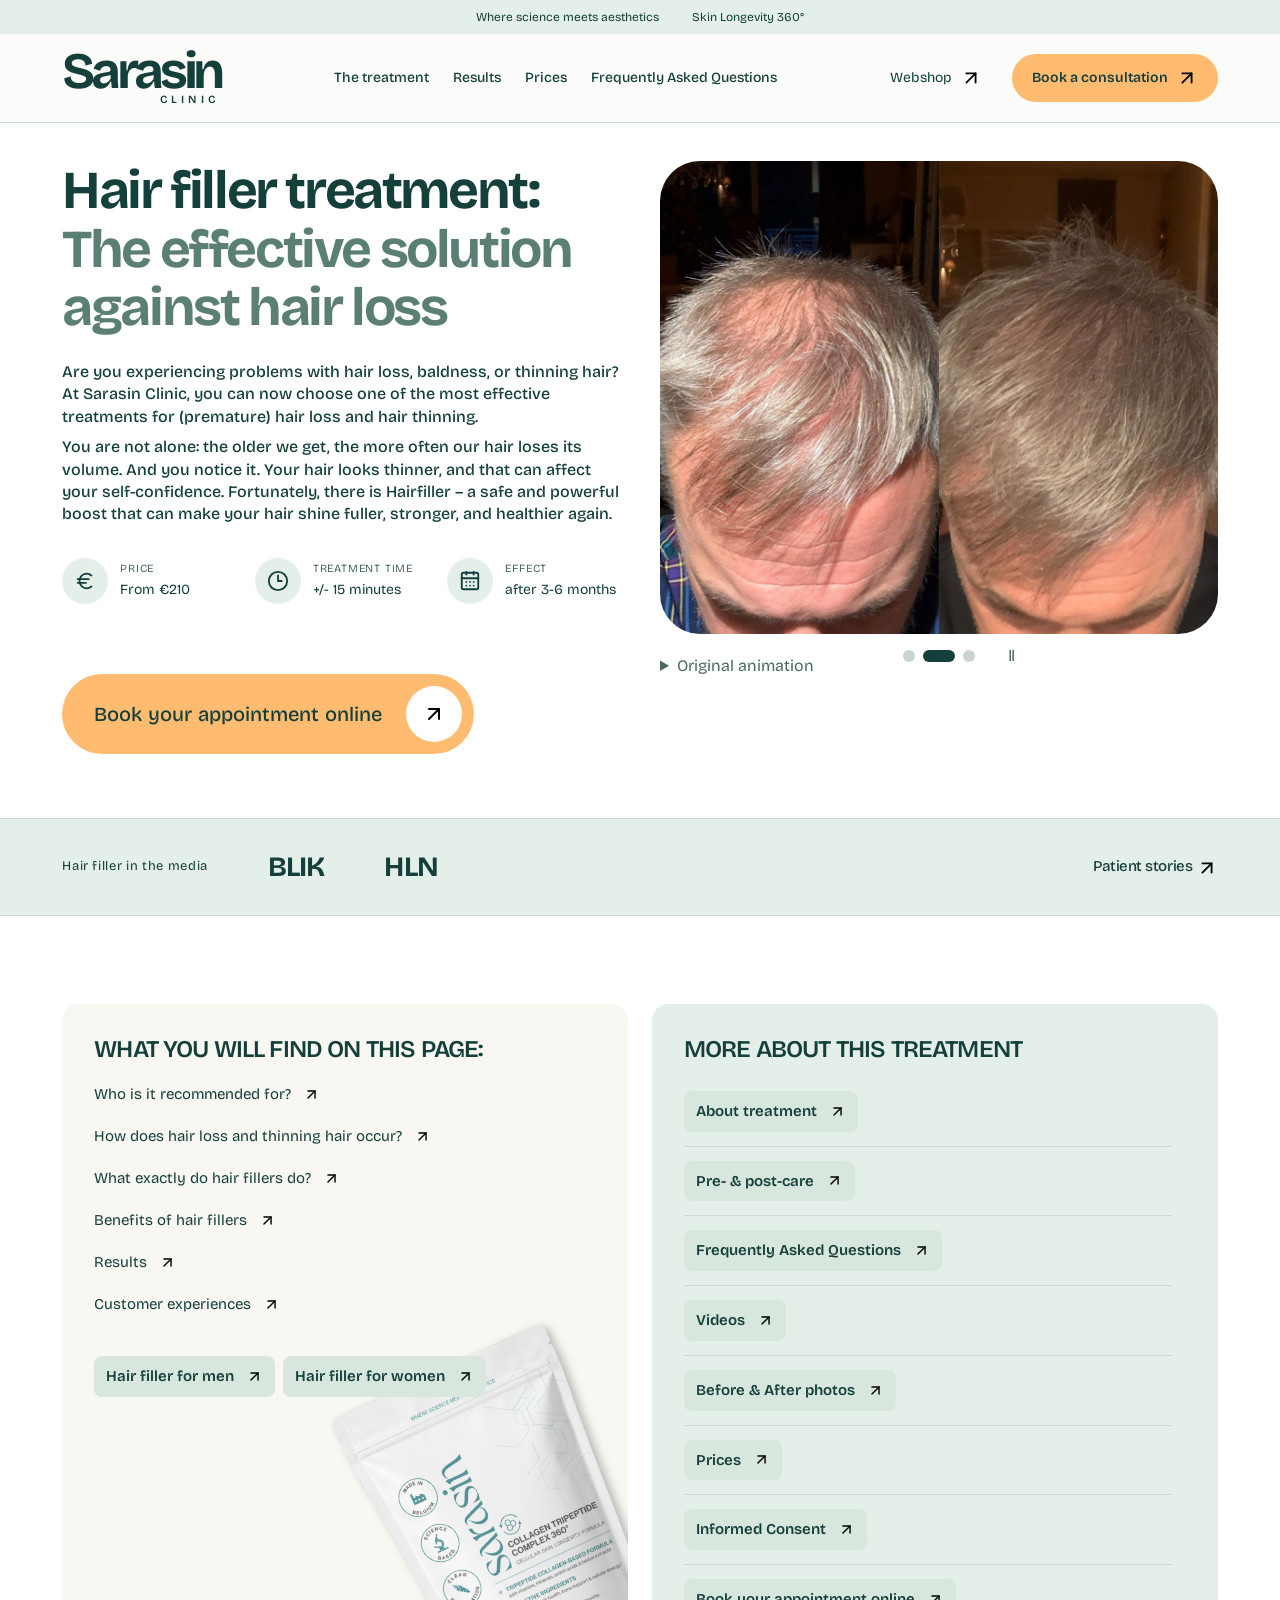
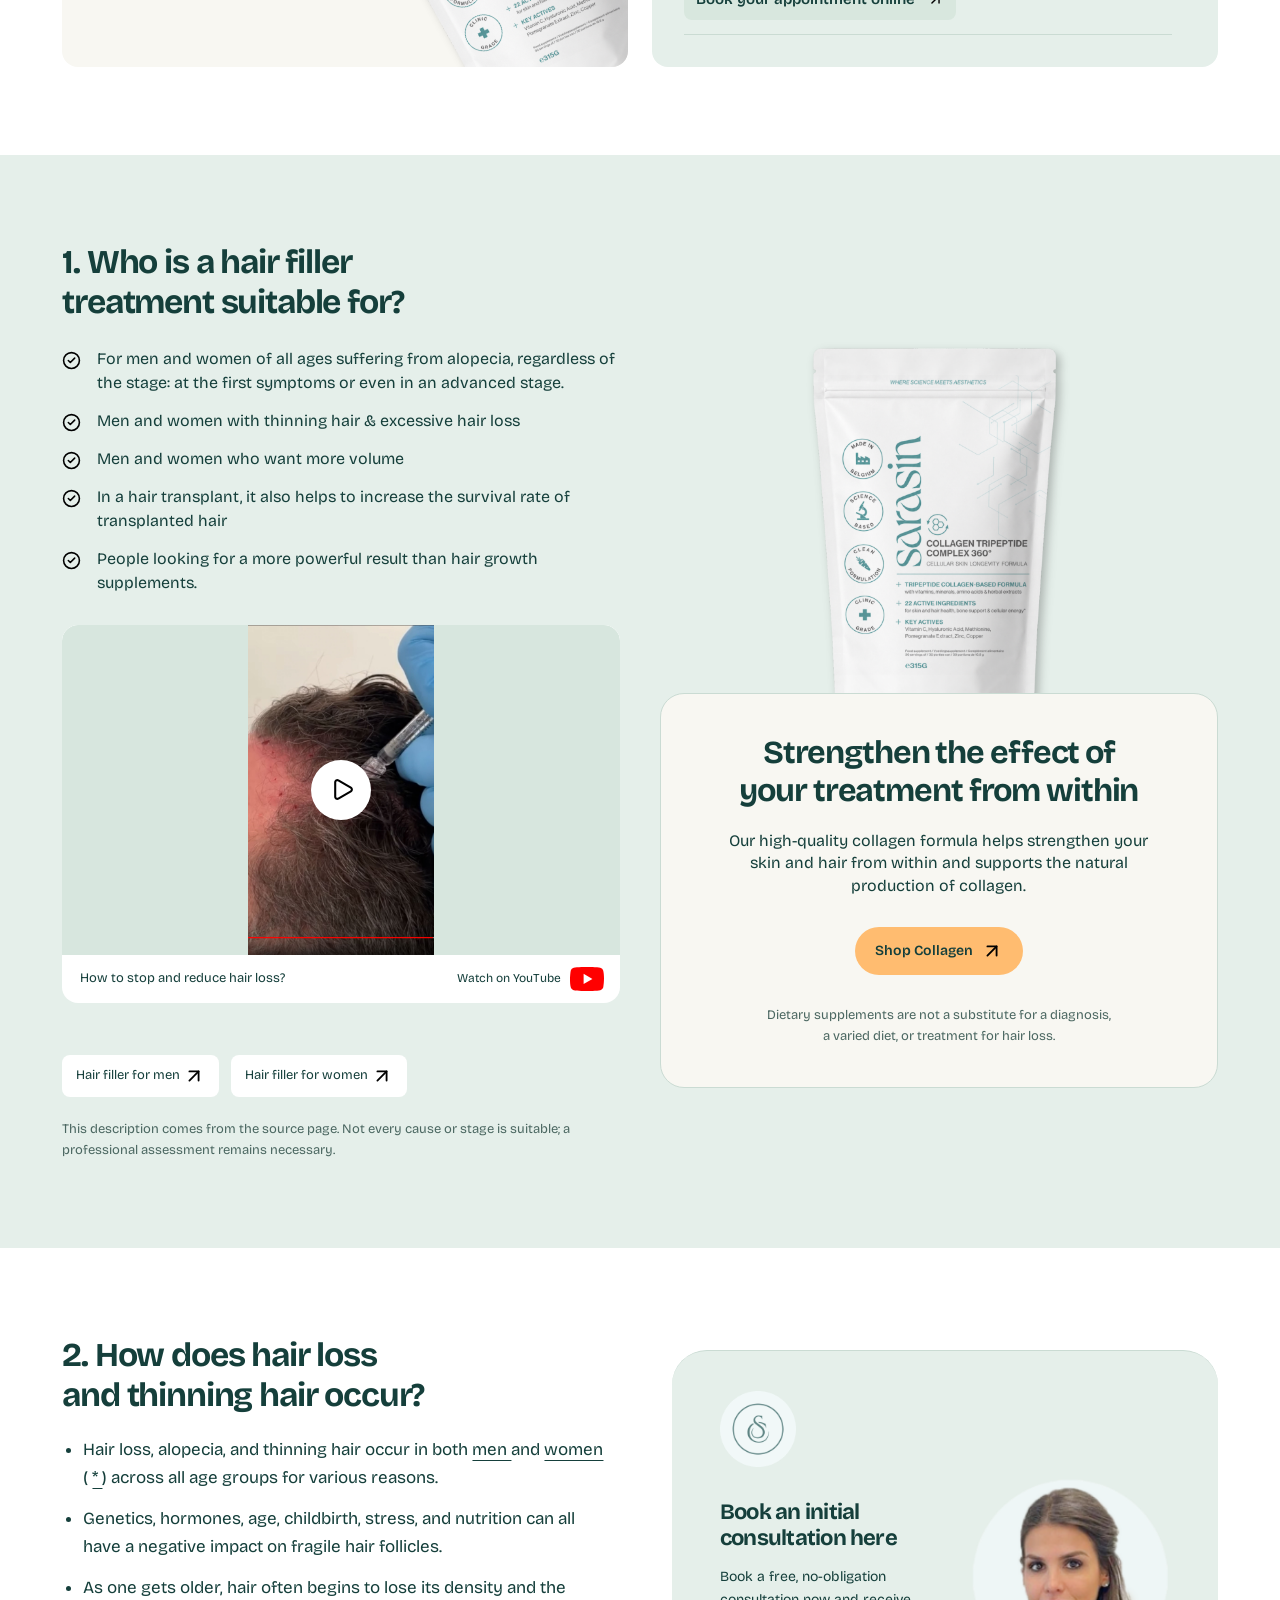
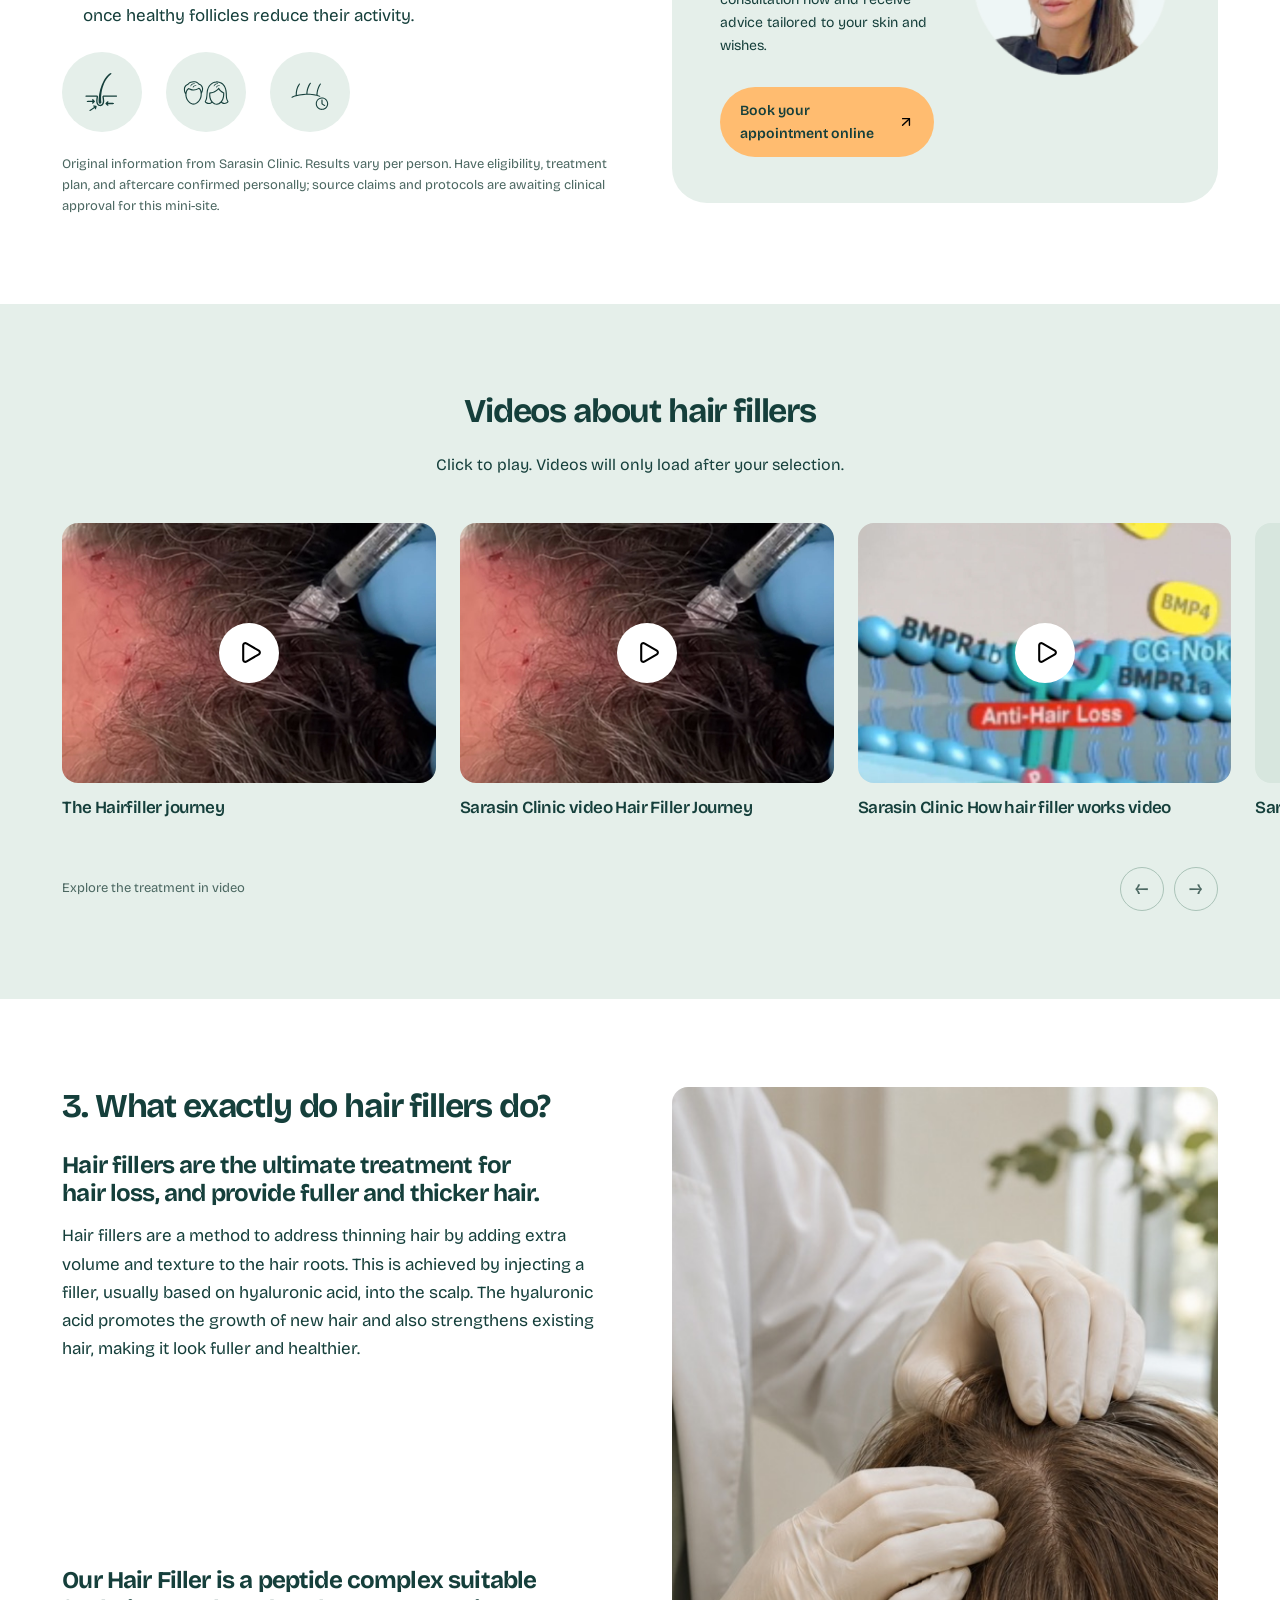
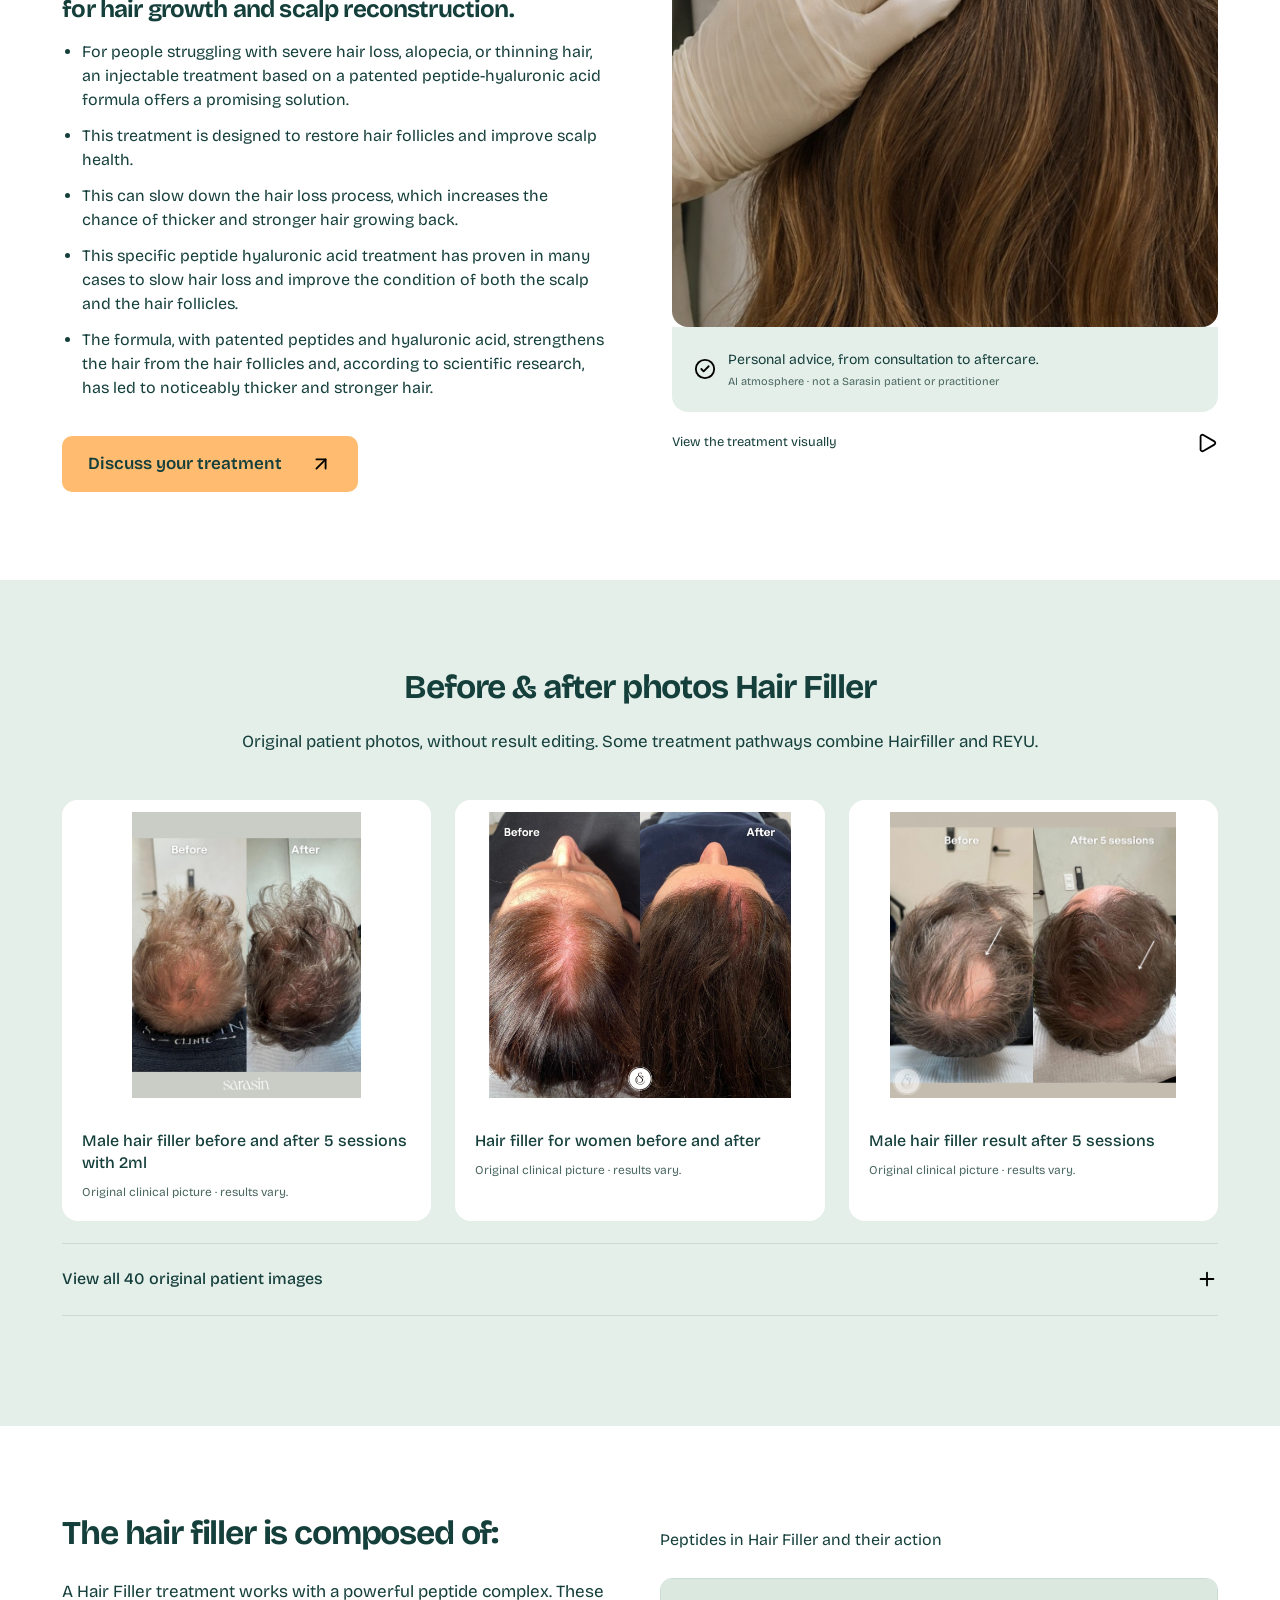
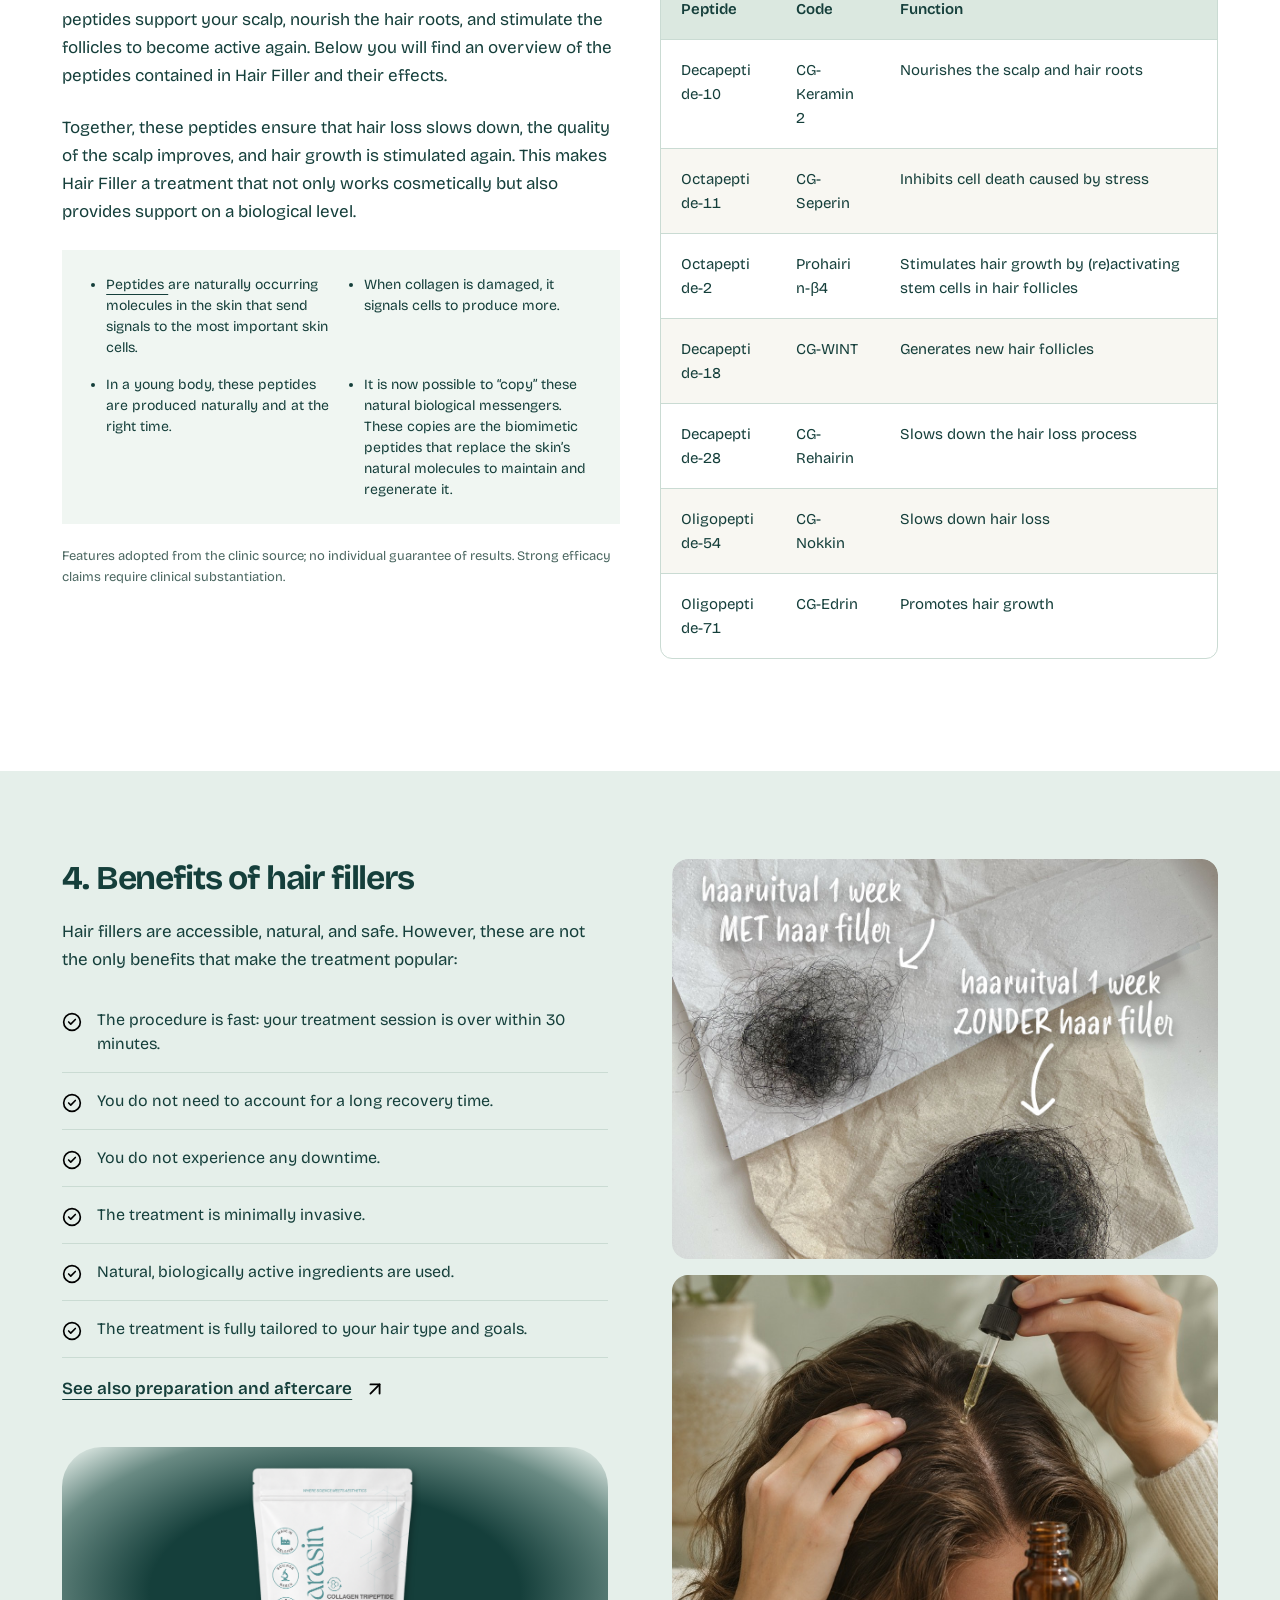
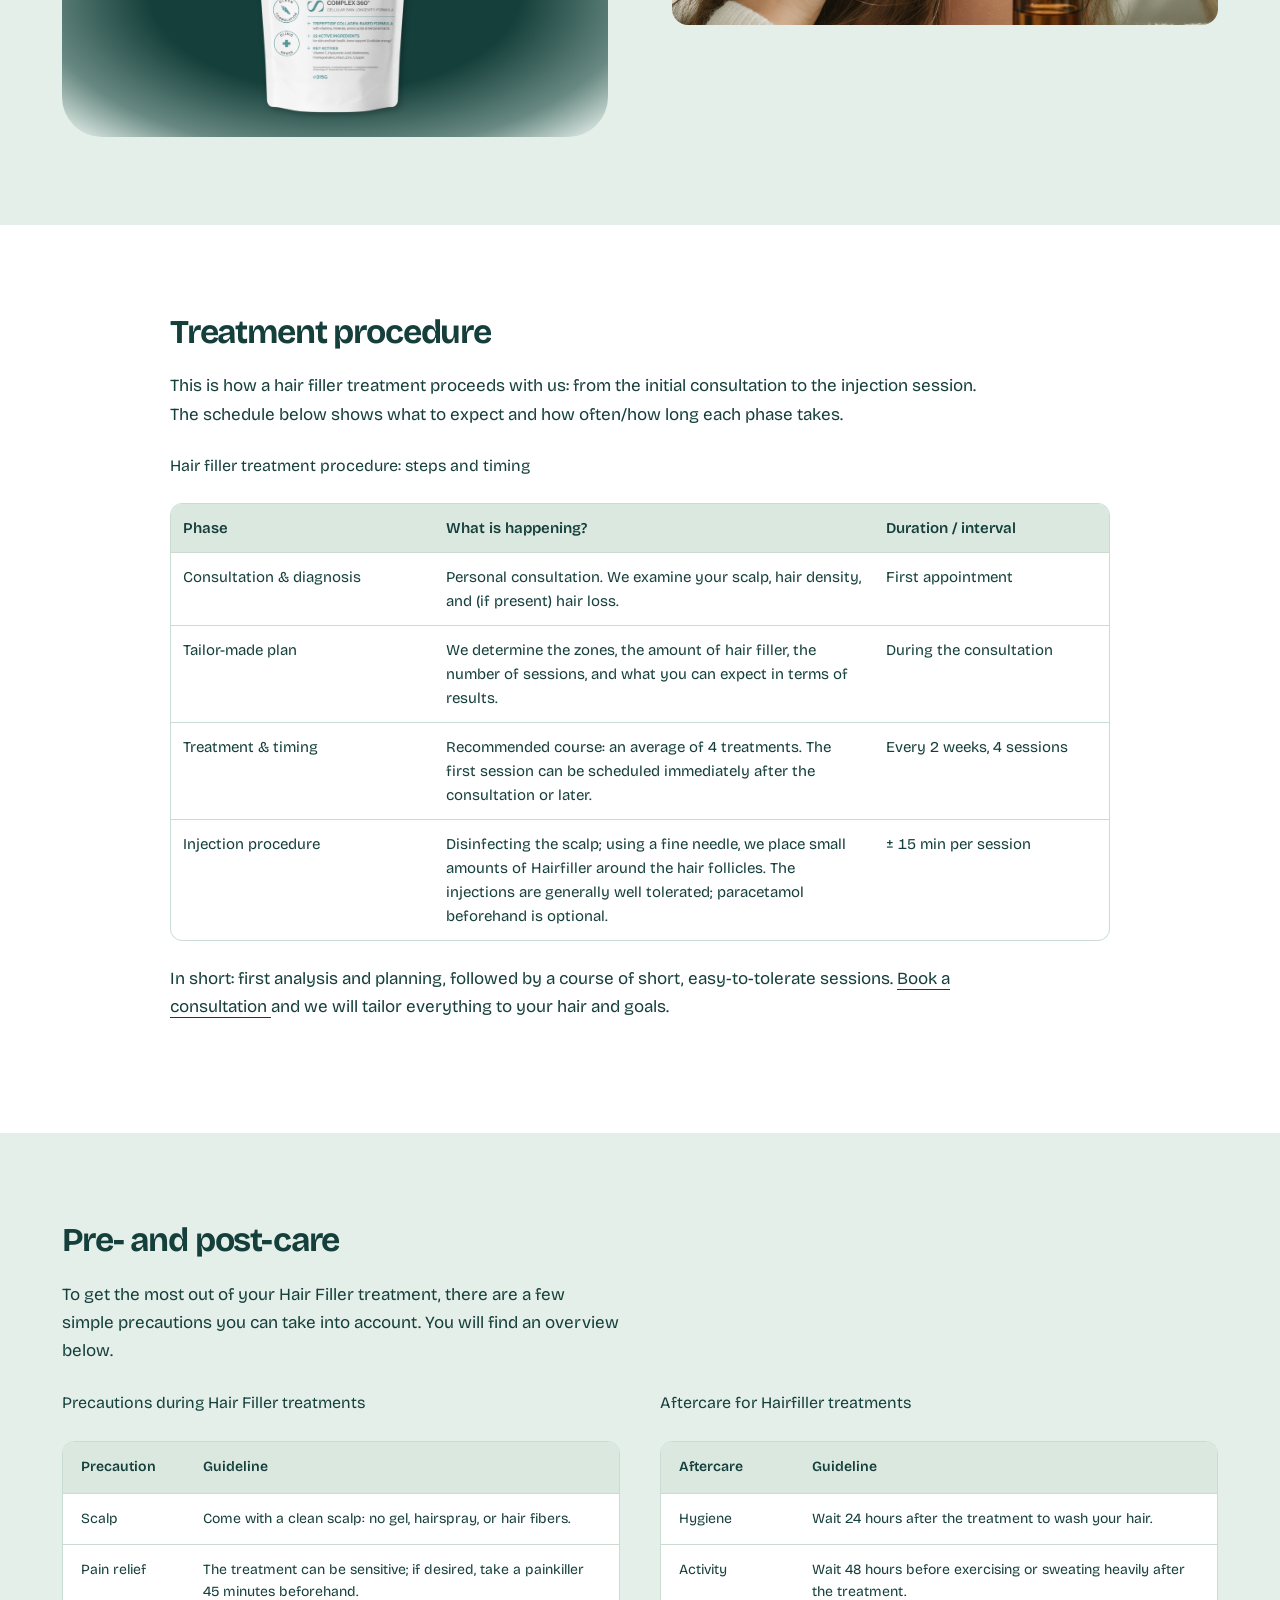
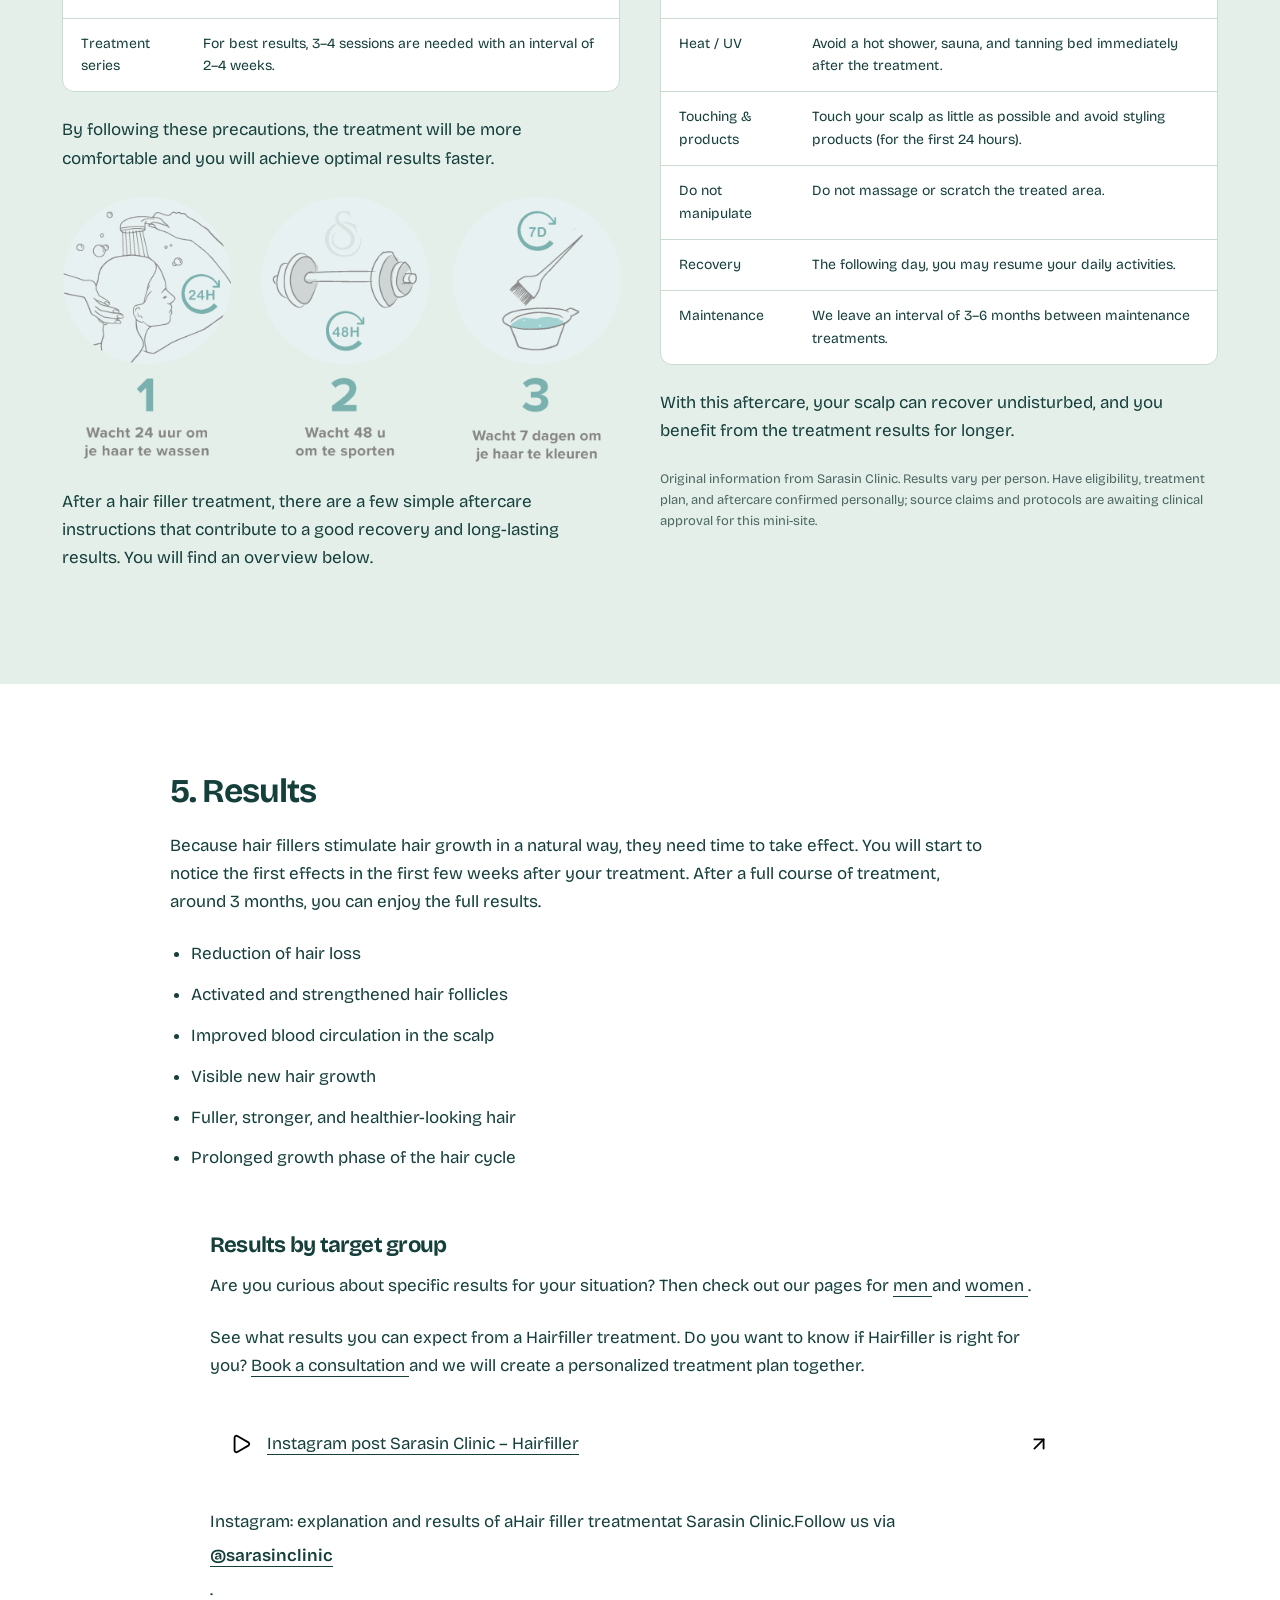
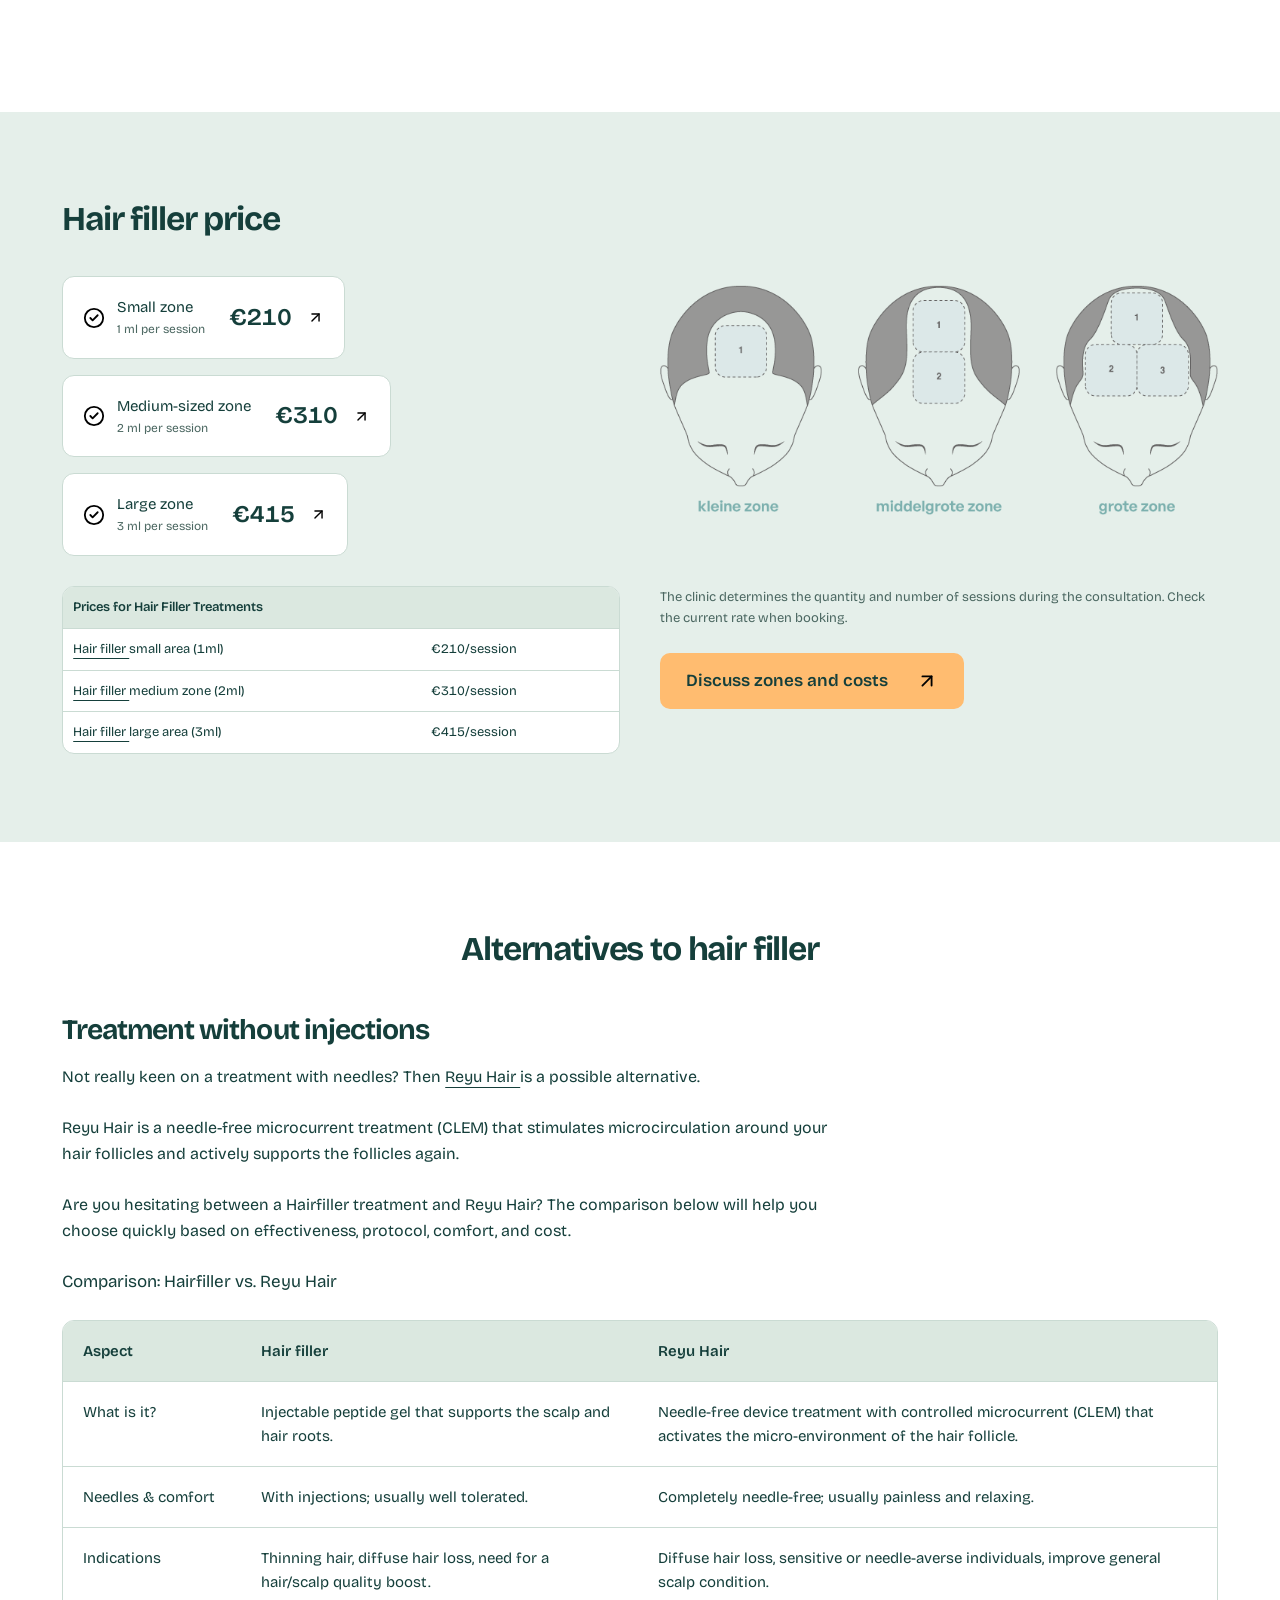
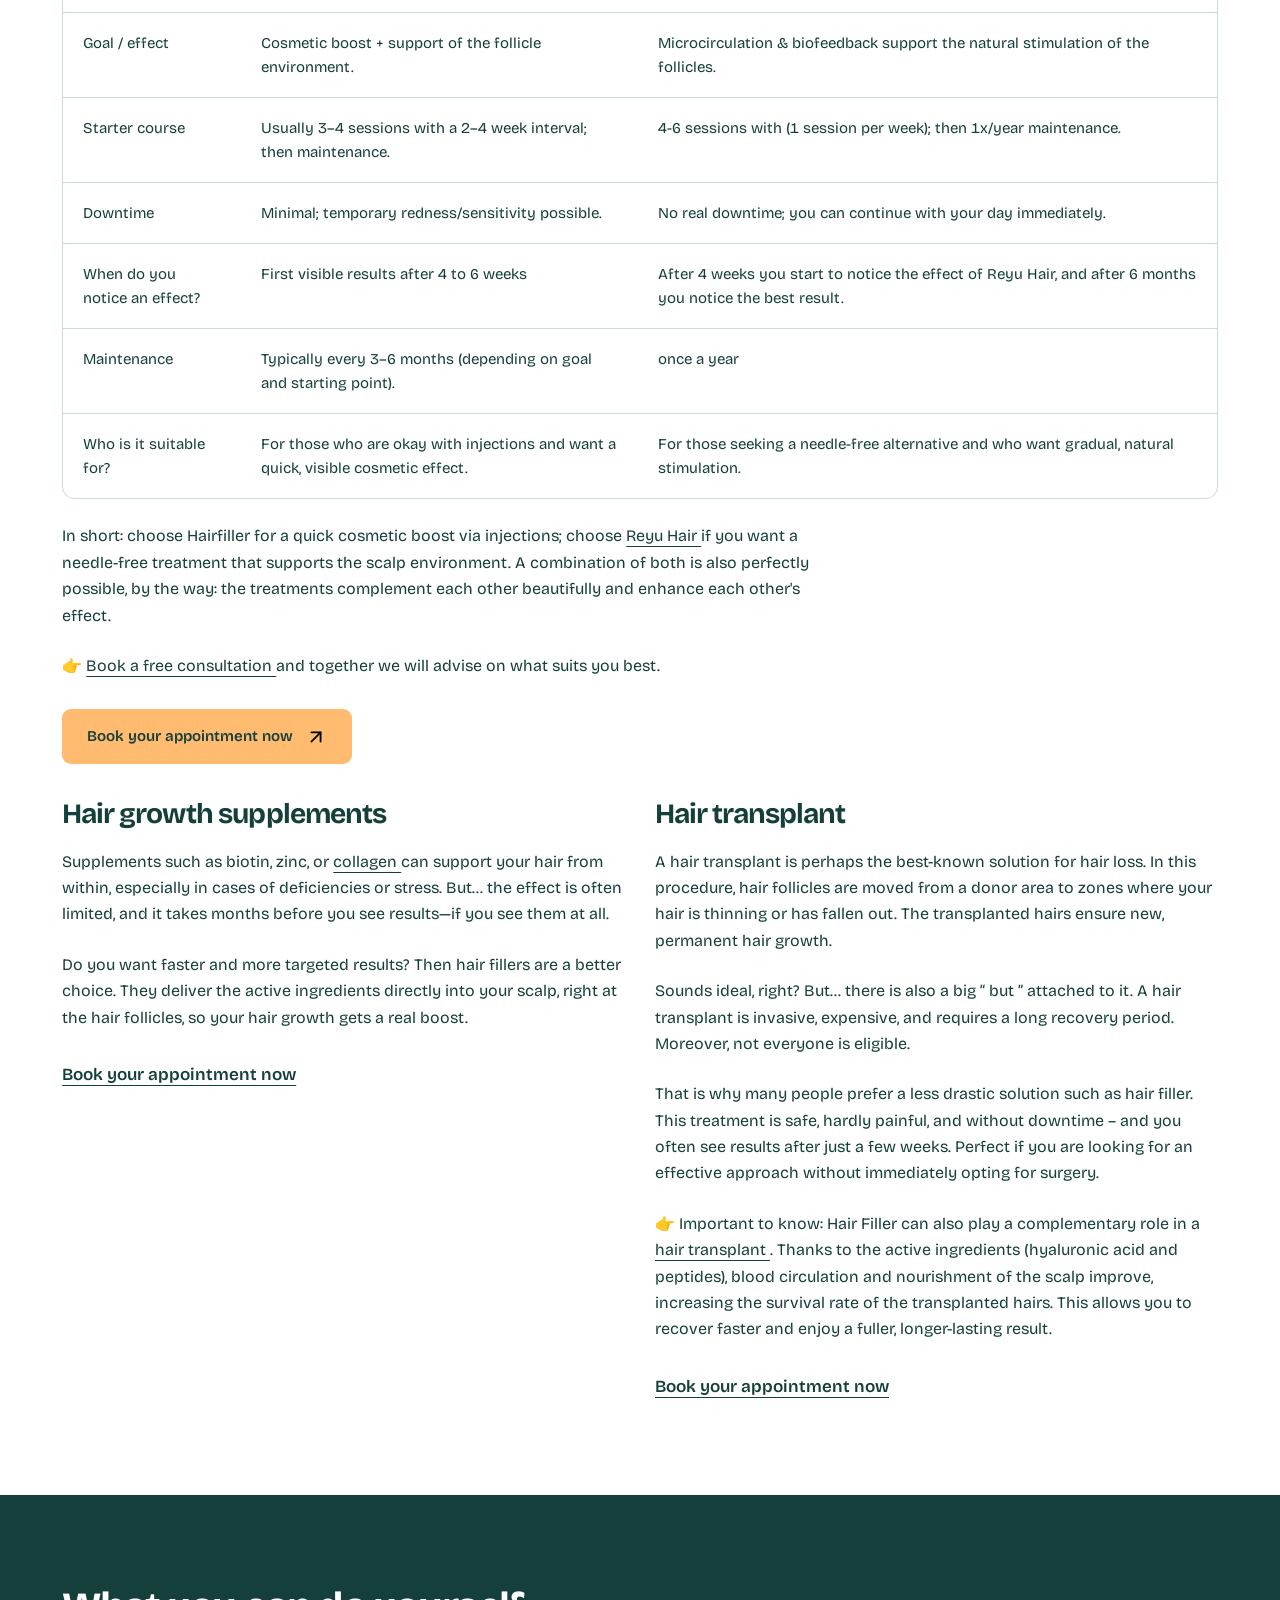
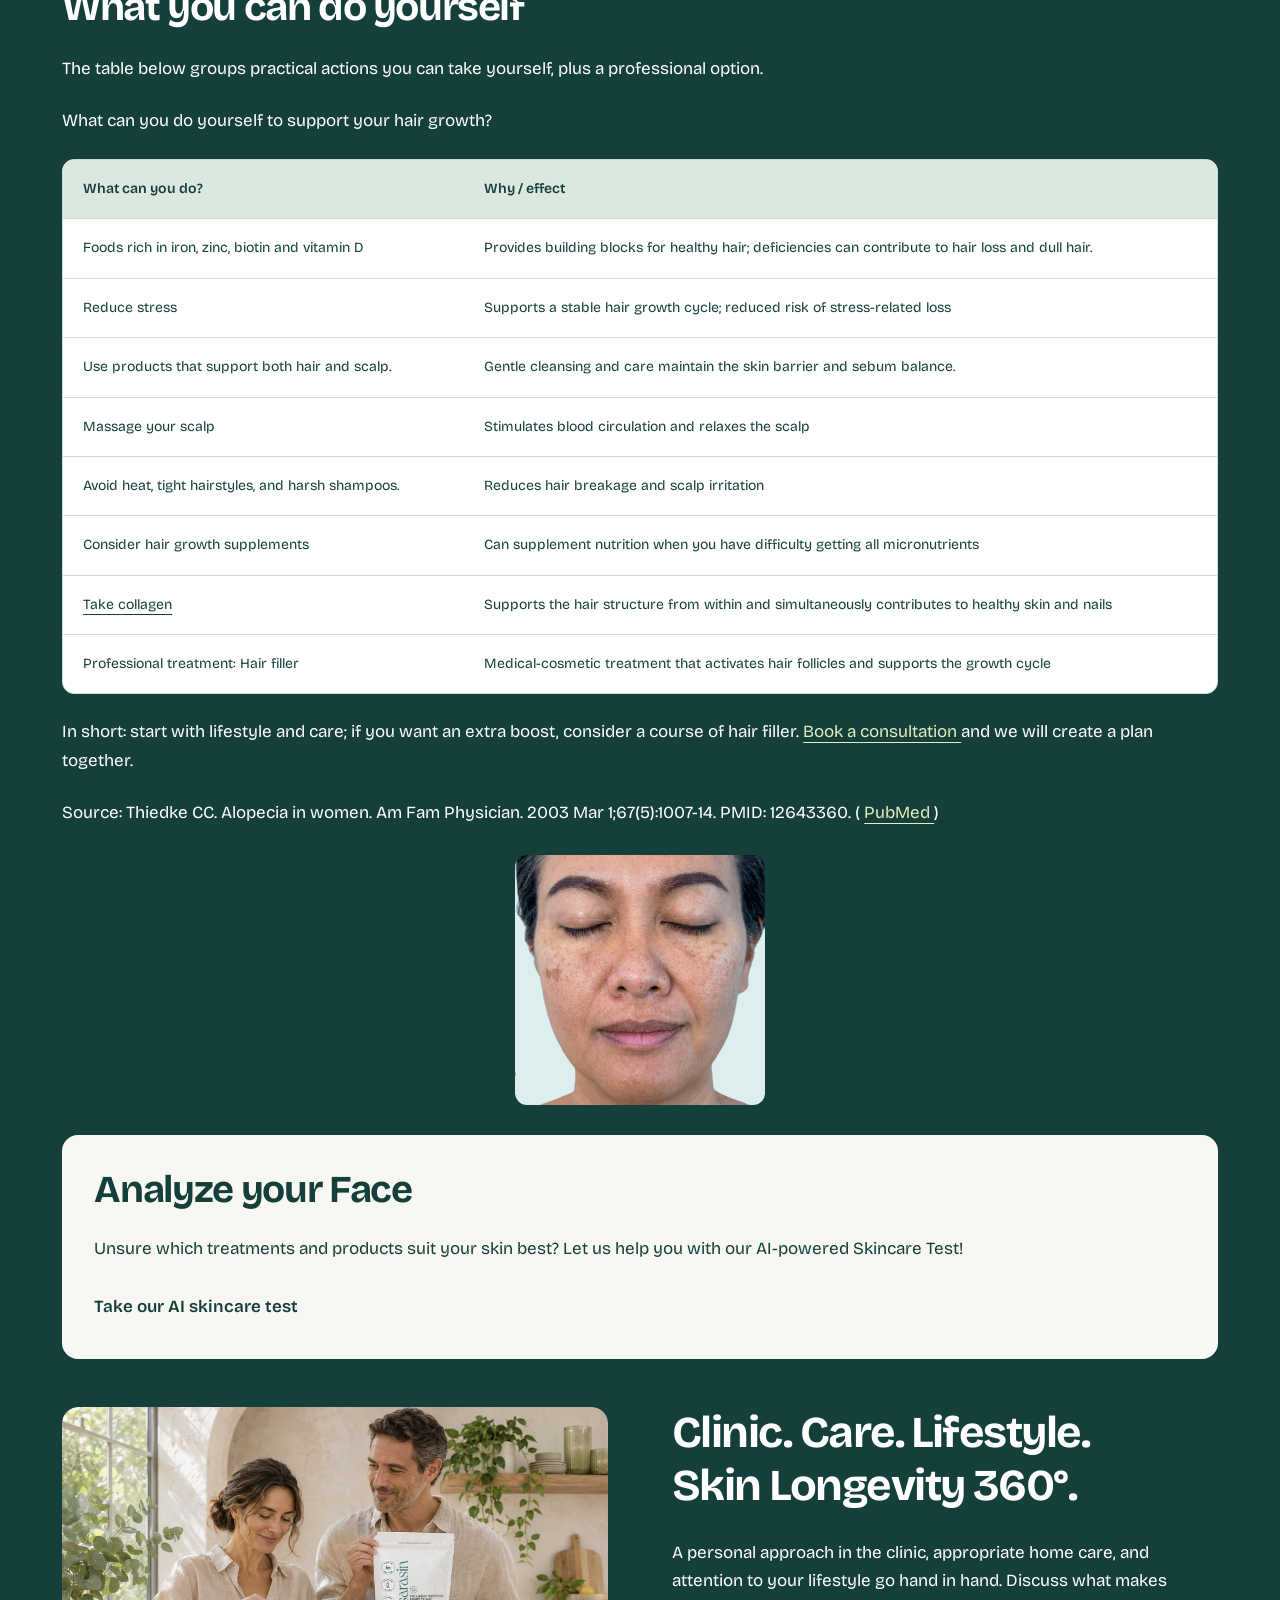
<file: index.html>
<!doctype html><html lang="en" data-design-revision="2026-11-11-figma-en" data-homepage-reference="figma-40002354-233">
<head><meta charset="utf-8"><meta name="viewport" content="width=device-width,initial-scale=1,viewport-fit=cover"><meta name="robots" content="noindex,follow"><meta name="theme-color" content="#e6efea"><title>Hair filler treatment & prices | Sarasin Clinic</title><meta name="description" content="Explore Hairfiller at Sarasin Clinic: suitability, peptides, pre- and post-care, original patient photos, experiences and prices from €210."><link rel="canonical" href="https://sarasinclinic.com/behandelingen/hairfiller/"><link rel="preload" as="font" href="assets/fonts/BricolageGrotesque-Regular.woff2" type="font/woff2" crossorigin><link rel="stylesheet" href="homepage.css"><link rel="stylesheet" href="figma-homepage.css"><script defer src="homepage.js"></script><script defer src="measurement.js"></script><script type="application/ld+json">{"@context":"https://schema.org","@type":"WebPage","name":"Hair filler treatment","inLanguage":"en","publisher":{"@type":"Organization","name":"Sarasin Clinic","url":"https://sarasinclinic.com/"}}</script></head>
<body><a href="#main" class="skip-link">Skip to content</a><div class="announcement">Where science meets aesthetics <span>Skin Longevity 360°</span></div>
<header class="site-header"><div class="header-inner wrap"><a class="wordmark" href="https://sarasinclinic.com/" aria-label="Sarasin Clinic homepage">Sarasin<span>CLINIC</span></a><nav class="desktop-nav" aria-label="Main navigation"><a href="#overbehandeling">The treatment</a><a href="#voorenna">Results</a><a href="#prijs">Prices</a><a href="#veelgesteldevragen">Frequently Asked Questions</a></nav><div class="header-actions"><a href="https://www.sarasin.shop/">Webshop <img class="icon" src="assets/figma/1a58261f-162e-40b7-a6ee-f8f145dd9032.svg" width="22" height="22" alt="" aria-hidden="true"></a><a class="button button-small" href="https://booking.sarasinclinic.com/appointment/locations">Book a consultation<img class="icon" src="assets/figma/1a58261f-162e-40b7-a6ee-f8f145dd9032.svg" width="22" height="22" alt="" aria-hidden="true"></a></div><button class="menu-toggle" type="button" aria-expanded="false" aria-controls="mobile-menu" aria-label="Open menu"><img class="icon" src="assets/icons/menu.svg" width="22" height="22" alt="" aria-hidden="true"></button></div><nav id="mobile-menu" hidden aria-label="Mobile navigation"><a href="#overbehandeling">The treatment <img class="icon" src="assets/figma/1a58261f-162e-40b7-a6ee-f8f145dd9032.svg" width="22" height="22" alt="" aria-hidden="true"></a><a href="#voorenna">Results <img class="icon" src="assets/figma/1a58261f-162e-40b7-a6ee-f8f145dd9032.svg" width="22" height="22" alt="" aria-hidden="true"></a><a href="#prijs">Prices <img class="icon" src="assets/figma/1a58261f-162e-40b7-a6ee-f8f145dd9032.svg" width="22" height="22" alt="" aria-hidden="true"></a><a href="#veelgesteldevragen">Frequently Asked Questions <img class="icon" src="assets/figma/1a58261f-162e-40b7-a6ee-f8f145dd9032.svg" width="22" height="22" alt="" aria-hidden="true"></a><a href="https://www.sarasin.shop/">Webshop <img class="icon" src="assets/figma/1a58261f-162e-40b7-a6ee-f8f145dd9032.svg" width="22" height="22" alt="" aria-hidden="true"></a><a class="button " href="https://booking.sarasinclinic.com/appointment/locations">Book a consultation<img class="icon" src="assets/figma/1a58261f-162e-40b7-a6ee-f8f145dd9032.svg" width="22" height="22" alt="" aria-hidden="true"></a></nav></header><button class="menu-backdrop" hidden tabindex="-1" aria-label="Close menu"></button>
<main id="main">
<section class="hero wrap" aria-labelledby="hero-title"><div class="hero-copy"><h1 id="hero-title" data-original-heading="1">Hair filler treatment: <br><span>The effective solution against hair loss</span></h1><div class="hero-intro"><div id="CONTENT-001" data-original-item="CONTENT-001" class="source-item   "><p>Are you experiencing problems with hair loss, baldness, or thinning hair? At Sarasin Clinic, you can now choose one of the most effective treatments for (premature) hair loss and hair thinning.</p></div><div id="CONTENT-002" data-original-item="CONTENT-002" class="source-item   "><p>You are not alone: ​​the older we get, the more often our hair loses its volume. And you notice it. Your hair looks thinner, and that can affect your self-confidence. Fortunately, there is <a href="#overbehandeling"> Hairfiller </a> – a safe and powerful boost that can make your hair shine fuller, stronger, and healthier again.</p></div></div><div class="hero-facts"><div><span class="fact-icon"><img src="assets/figma/4305a9ea-1011-496c-a91b-0996fab15e10.svg" alt="" class="" width="22" height="22" loading="lazy" decoding="async"></span><div><div id="CONTENT-003" data-original-item="CONTENT-003" class="source-item   "><p>PRICE</p></div><div id="CONTENT-004" data-original-item="CONTENT-004" class="source-item   "><p>From €210</p></div></div></div><div><span class="fact-icon"><img src="assets/figma/b81c130e-1bfd-4cc7-9210-5767b32298ea.svg" alt="" class="" width="22" height="22" loading="lazy" decoding="async"></span><div><div id="CONTENT-005" data-original-item="CONTENT-005" class="source-item   "><p>TREATMENT TIME</p></div><div id="CONTENT-006" data-original-item="CONTENT-006" class="source-item   "><p>+/- 15 minutes</p></div></div></div><div><span class="fact-icon"><img src="assets/figma/34fdcdd2-c766-4ddd-91b3-187bbfc26ef2.svg" alt="" class="" width="22" height="22" loading="lazy" decoding="async"></span><div><div id="CONTENT-007" data-original-item="CONTENT-007" class="source-item   "><p>EFFECT</p></div><div id="CONTENT-008" data-original-item="CONTENT-008" class="source-item   "><p>after 3-6 months</p></div></div></div></div></div><div class="hero-visual"><div class="hero-comparison"><img id="hero-result" src="assets/figma/a987057e-3c10-4632-969d-e70eca618918.png" width="760" height="673" alt="Original Hairfiller before-and-after photo at Sarasin Clinic" fetchpriority="high"><span class="comparison-chip before">Before</span><span class="comparison-chip after">After</span></div><div class="hero-controls"><div class="result-picker" aria-label="Choose a patient image"><button type="button" data-hero-slide="0" aria-label="Show patient image 1" aria-pressed="true"><span class="sr-only">Patient image 1</span></button><button type="button" data-hero-slide="1" aria-label="Show patient image 2" aria-pressed="false"><span class="sr-only">Patient image 2</span></button><button type="button" data-hero-slide="2" aria-label="Show patient image 3" aria-pressed="false"><span class="sr-only">Patient image 3</span></button><button id="hero-pause" type="button" aria-pressed="false" aria-label="Pause patient images">Pause</button></div><details class="original-animation"><summary>Original animation</summary><div id="CONTENT-009" data-original-item="CONTENT-009" class="source-item  source-picture "><img data-original-image="https://sarasinclinic.com/wp-content/uploads/2022/08/Haarfillersgifwebsite1-ezgif.com-speed.gif" src="assets/source/Haarfillersgifwebsite1-ezgif.com-speed.gif" alt="Hairfiller results at Sarasin Clinic" width="1080" height="1080" loading="lazy" decoding="async"></div></details></div></div><div class="hero-cta"><div id="CONTENT-010" data-original-item="CONTENT-010" class="source-item   source-action"><a href="https://sarasinclinic.com/maak-een-afspraak/">Book your appointment online</a></div></div></section>
<div class="press-strip"><div class="wrap"><span>Hair filler in the media</span><a href="#media-publicaties">BLIK</a><a href="#media-publicaties">HLN</a><a href="#klant">Patient stories <img class="icon" src="assets/figma/1a58261f-162e-40b7-a6ee-f8f145dd9032.svg" width="22" height="22" alt="" aria-hidden="true"></a></div></div>
<section class="wrap section-space page-guides"><div class="guide-card"><h2 data-original-heading="2">WHAT YOU WILL FIND ON THIS PAGE:</h2><div id="CONTENT-011" data-original-item="CONTENT-011" class="source-item   "><ol><li><a href="#wie">Who is it recommended for?</a></li><li><a href="#hoe">How does hair loss and thinning hair occur?</a></li><li><a href="#overbehandeling">What exactly do hair fillers do?</a></li><li><a href="#voordelen">Benefits of hair fillers</a></li><li><a href="#resultaten">Results</a></li><li><a href="#klant">Customer experiences</a></li></ol></div><div id="CONTENT-012" data-original-item="CONTENT-012" class="source-item   source-action"><a href="https://sarasinclinic.com/behandelingen/hairfiller/mannen/">Hair filler for men</a></div><div id="CONTENT-013" data-original-item="CONTENT-013" class="source-item   source-action"><a href="https://sarasinclinic.com/behandelingen/hairfiller/vrouw/">Hair filler for women</a></div><img src="assets/figma/9de66e7c-e8b9-4c4a-907e-9c0c591feade.png" alt="" class="guide-product" width="1080" height="1350" loading="lazy" decoding="async"></div><div class="guide-card"><h2 data-original-heading="3">MORE ABOUT THIS TREATMENT</h2><div id="CONTENT-014" data-original-item="CONTENT-014" class="source-item   source-action"><a href="#overbehandeling">About treatment</a></div><div id="CONTENT-015" data-original-item="CONTENT-015" class="source-item   source-action"><a href="#nazorg">Pre- &amp; post-care</a></div><div id="CONTENT-016" data-original-item="CONTENT-016" class="source-item   source-action"><a href="#veelgesteldevragen">Frequently Asked Questions</a></div><div id="CONTENT-017" data-original-item="CONTENT-017" class="source-item   source-action"><a href="#videoshaarfiller">Videos</a></div><div id="CONTENT-018" data-original-item="CONTENT-018" class="source-item   source-action"><a href="#voorenna">Before &amp; After photos</a></div><div id="CONTENT-019" data-original-item="CONTENT-019" class="source-item   source-action"><a href="#prijs">Prices</a></div><div id="CONTENT-020" data-original-item="CONTENT-020" class="source-item   source-action"><a href="https://sarasinclinic.com/informed-consent/">Informed Consent</a></div><div id="CONTENT-021" data-original-item="CONTENT-021" class="source-item   source-action"><a href="https://sarasinclinic.com/maak-een-afspraak/">Book your appointment online</a></div></div></section>
<section class="sage-band" id="wie"><div class="wrap section-space audience-layout"><div class="reading suitability"><h2 data-original-heading="4">1. Who is a hair filler treatment suitable for?</h2><div id="CONTENT-022" data-original-item="CONTENT-022" class="source-item   "><ul><li>For men and women of all ages suffering from alopecia, regardless of the stage: at the first symptoms or even in an advanced stage.</li><li>Men and women with thinning hair &amp; excessive hair loss</li><li>Men and women who want more volume</li><li>In a hair transplant, it also helps to increase the survival rate of transplanted hair</li><li>People looking for a more powerful result than hair growth supplements.</li></ul></div><div id="CONTENT-023" data-original-item="CONTENT-023" class="source-video"><button class="video-cover" data-video="IJwhkNviX20" type="button" aria-label="Play How to stop and reduce hair loss?"><img src="assets/figma/d58df222-e83c-4f17-a6d6-c3146369b9c6.png" alt="" loading="lazy"><span class="play-circle"><img class="icon" src="assets/figma/f3250951-48ef-49c2-941e-bb88dc2bef9c.svg" width="25" height="25" alt="" aria-hidden="true"></span></button><span class="source-video-title">How to stop and reduce hair loss?</span><a class="original-video-link" href="https://www.youtube.com/embed/IJwhkNviX20?feature=oembed" target="_blank" rel="noopener">Watch on YouTube <img src="assets/figma/4d231362-c77f-48fc-bf81-edf69f0f1df1.svg" alt="" class="youtube-mark" width="34" height="24" loading="lazy" decoding="async"></a></div><div class="audience-links"><a href="https://sarasinclinic.com/behandelingen/hairfiller/mannen/">Hair filler for men <img class="icon" src="assets/figma/1a58261f-162e-40b7-a6ee-f8f145dd9032.svg" width="22" height="22" alt="" aria-hidden="true"></a><a href="https://sarasinclinic.com/behandelingen/hairfiller/vrouw/">Hair filler for women <img class="icon" src="assets/figma/1a58261f-162e-40b7-a6ee-f8f145dd9032.svg" width="22" height="22" alt="" aria-hidden="true"></a></div><p class="clinical-note">This description comes from the source page. Not every cause or stage is suitable; a professional assessment remains necessary.</p></div><aside class="suitability-product" aria-label="Collagen for your home routine"><div id="CONTENT-024" data-original-item="CONTENT-024" class="source-item  source-picture "><img alt="Sarasin Collagen Tripeptide Complex" decoding="async" height="1350" loading="lazy" data-original-image="https://sarasinclinic.com/wp-content/uploads/2024/07/transparent-background.png" src="assets/figma/e06a6678-e996-4f61-8152-7138c24bee45.png" width="1080"/></div><div><h3 data-original-heading="5">Strengthen the effect of your treatment from within</h3><div id="CONTENT-025" data-original-item="CONTENT-025" class="source-item   "><p>Our high-quality collagen formula helps strengthen your skin and hair from within and supports the natural production of collagen.</p></div><div id="CONTENT-026" data-original-item="CONTENT-026" class="source-item   source-action"><a href="https://www.sarasin.shop/products/collageen">Shop Collagen</a></div><p class="clinical-note">Dietary supplements are not a substitute for a diagnosis, a varied diet, or treatment for hair loss.</p></div></aside></div></section>
<section class="wrap section-space split cause-section" id="oorzaken"><div class="reading"><span id="hoe" class="anchor-target"></span><h2 data-original-heading="6">2. How does hair loss and thinning hair occur?</h2><div id="CONTENT-027" data-original-item="CONTENT-027" class="source-item   "><ul><li>Hair loss, alopecia, and thinning hair occur in both <a href="https://sarasinclinic.com/behandelingen/hairfiller/haarverlies-mannen/"> men </a> and <a href="https://sarasinclinic.com/behandelingen/hairfiller/haarverlies-vrouwen/"> women </a> ( <a href="#bron"> * </a> ) across all age groups for various reasons.</li><li>Genetics, hormones, age, childbirth, stress, and nutrition can all have a negative impact on fragile hair follicles.</li><li>As one gets older, hair often begins to lose its density and the once healthy follicles reduce their activity.</li></ul></div><div class="cause-icons" aria-label="Genetics, life stage and hair growth"><span><img src="assets/figma/1621f3e5-da80-4014-8f44-67746b57b2ef.svg" alt="" class="" width="48" height="48" loading="lazy" decoding="async"></span><span><img src="assets/figma/67698624-7189-46c0-89cb-69dfb3d99d5b.svg" alt="" class="" width="48" height="48" loading="lazy" decoding="async"></span><span><img src="assets/figma/a526f2b0-63b8-44ab-8d9d-0221fc01dc24.svg" alt="" class="" width="48" height="48" loading="lazy" decoding="async"></span></div><p class="clinical-note">Original information from Sarasin Clinic. Results vary per person. Have eligibility, treatment plan, and aftercare confirmed personally; source claims and protocols are awaiting clinical approval for this mini-site.</p></div><aside class="mini-consult source-consult"><div class="consult-copy"><div><div id="CONTENT-028" data-original-item="CONTENT-028" class="source-item  source-picture "><img alt="Sarasin Clinic plastic surgeon" decoding="async" height="200" loading="lazy" data-original-image="https://sarasinclinic.com/wp-content/uploads/2022/08/Sarasin-CTA-header-1-200x200.png" src="assets/figma/707b41b1-09aa-4b70-8144-c3a4efe0ee1f.png" width="200"/></div></div><div><h3 data-original-heading="7">Book an initial consultation here</h3><div id="CONTENT-029" data-original-item="CONTENT-029" class="source-item   "><p>Book a free, no-obligation consultation now and receive advice tailored to your skin and wishes.</p></div><div id="CONTENT-030" data-original-item="CONTENT-030" class="source-item   source-action"><a href="https://sarasinclinic.com/maak-een-afspraak/">Book your appointment online</a></div></div></div><img src="assets/figma/d1dd3c2d-674d-4b80-ac02-5c4463f396a1.png" alt="Karen Sarasin" class="consult-portrait" width="180" height="180" loading="lazy" decoding="async"></aside></section>
<section class="sage-band" id="videoshaarfiller"><div class="section-space"><div class="center-heading wrap"><h2 data-original-heading="8">Videos about hair fillers</h2><p>Click to play. Videos will only load after your selection.</p></div><div class="video-rail" tabindex="0" aria-label="Videos about hair fillers"><div class="video-grid"><article class="video-card"><button type="button" class="video-cover" data-video="UyxnG7xZq3I" aria-label="Play The Hairfiller journey"><div id="CONTENT-031" data-original-item="CONTENT-031" class="source-item  source-picture "><img alt="The Hairfiller journey" decoding="async" loading="lazy" data-original-image="https://sarasinclinic.com/wp-content/uploads/2024/03/SarasinClinic_video_Haarfiller-Journey.jpg" src="assets/figma/d46218e3-783c-497b-a416-f689af7fa59d.png"/></div><span class="play-circle"><img class="icon" src="assets/figma/f3250951-48ef-49c2-941e-bb88dc2bef9c.svg" width="25" height="25" alt="" aria-hidden="true"></span></button><h3>The Hairfiller journey</h3></article><article class="video-card"><button type="button" class="video-cover" data-video="UyxnG7xZq3I" aria-label="Play Sarasin Clinic video Hair Filler Journey"><div id="CONTENT-032" data-original-item="CONTENT-032" class="source-item  source-picture "><img alt="Sarasin Clinic video Hair Filler Journey" decoding="async" loading="lazy" data-original-image="https://sarasinclinic.com/wp-content/uploads/2024/03/SarasinClinic_video_Haarfiller-Journey.jpg" src="assets/figma/d46218e3-783c-497b-a416-f689af7fa59d.png"/></div><span class="play-circle"><img class="icon" src="assets/figma/f3250951-48ef-49c2-941e-bb88dc2bef9c.svg" width="25" height="25" alt="" aria-hidden="true"></span></button><h3>Sarasin Clinic video Hair Filler Journey</h3></article><article class="video-card"><button type="button" class="video-cover" data-video="OeLGZdJCpUE" aria-label="Play Sarasin Clinic How hair filler works video"><div id="CONTENT-033" data-original-item="CONTENT-033" class="source-item  source-picture "><img alt="Sarasin Clinic How hair filler works video" decoding="async" loading="lazy" data-original-image="https://sarasinclinic.com/wp-content/uploads/2024/03/SarasinClinic_Hoe-werkt-haarfiller-video.jpg" src="assets/figma/bd1fab2d-bb95-4f4c-9037-e13139ccad44.png"/></div><span class="play-circle"><img class="icon" src="assets/figma/f3250951-48ef-49c2-941e-bb88dc2bef9c.svg" width="25" height="25" alt="" aria-hidden="true"></span></button><h3>Sarasin Clinic How hair filler works video</h3></article><article class="video-card"><button type="button" class="video-cover" data-video="wYIBTb6Cfnw" aria-label="Play Sarasin Clinic video Hair Filler Magic Man"><div id="CONTENT-034" data-original-item="CONTENT-034" class="source-item  source-picture "><img alt="Sarasin Clinic video Hair Filler Magic Man" decoding="async" loading="lazy" data-original-image="https://sarasinclinic.com/wp-content/uploads/2024/03/SarasinClinic_video_Haar-Filler-Magic-Man.jpg" src="assets/figma/6630a99e-da65-499f-94b4-62ebb22cfdd9.png"/></div><span class="play-circle"><img class="icon" src="assets/figma/f3250951-48ef-49c2-941e-bb88dc2bef9c.svg" width="25" height="25" alt="" aria-hidden="true"></span></button><h3>Sarasin Clinic video Hair Filler Magic Man</h3></article><article class="video-card"><button type="button" class="video-cover" data-video="M76uytFjRjo" aria-label="Play Sarasin Clinic VIDEO Hair Filler Woman Before After"><div id="CONTENT-035" data-original-item="CONTENT-035" class="source-item  source-picture "><img alt="Sarasin Clinic VIDEO Hair Filler Woman Before After" decoding="async" loading="lazy" data-original-image="https://sarasinclinic.com/wp-content/uploads/2024/03/SarasinClinic_VIDEO_Haarfiller-Vrouw-Before-After.jpg" src="assets/figma/655297e5-030d-408e-8ad1-10f4f297075b.png"/></div><span class="play-circle"><img class="icon" src="assets/figma/f3250951-48ef-49c2-941e-bb88dc2bef9c.svg" width="25" height="25" alt="" aria-hidden="true"></span></button><h3>Sarasin Clinic VIDEO Hair Filler Woman Before After</h3></article><article class="video-card"><button type="button" class="video-cover" data-video="J4glhlyh1c4" aria-label="Play Sarasin Clinic video Hairfiller Magic interim results"><div id="CONTENT-036" data-original-item="CONTENT-036" class="source-item  source-picture "><img alt="Sarasin Clinic video Hairfiller Magic interim results" decoding="async" loading="lazy" data-original-image="https://sarasinclinic.com/wp-content/uploads/2024/03/SarasinClinic_video_Hairfiller-Magic-tussentijdse-resultaten.jpg" src="assets/figma/188fb602-e89e-45c3-8ef8-f186975a0279.png"/></div><span class="play-circle"><img class="icon" src="assets/figma/f3250951-48ef-49c2-941e-bb88dc2bef9c.svg" width="25" height="25" alt="" aria-hidden="true"></span></button><h3>Sarasin Clinic video Hairfiller Magic interim results</h3></article><article class="video-card"><button type="button" class="video-cover" data-video="fZMP_egLUwY" aria-label="Play video about hair loss"><div id="CONTENT-037" data-original-item="CONTENT-037" class="source-item  source-picture "><img alt="video about hair loss" decoding="async" loading="lazy" data-original-image="https://sarasinclinic.com/wp-content/uploads/2025/01/sarasinclinic-video_Haaruitval-De-Belangrijkste-Oorzaken-Uitgelegd.jpg" src="assets/figma/17f20762-24a3-4d20-83a1-4a4cc28589d8.png"/></div><span class="play-circle"><img class="icon" src="assets/figma/f3250951-48ef-49c2-941e-bb88dc2bef9c.svg" width="25" height="25" alt="" aria-hidden="true"></span></button><h3>video about hair loss</h3></article></div></div><div class="rail-controls wrap"><span>Explore the treatment in video</span><div><button class="rail-prev" type="button" aria-label="Previous videos">←</button><button class="rail-next" type="button" aria-label="Next videos">→</button></div></div></div></section>
<section class="wrap section-space split" id="overbehandeling"><div class="reading"><span id="behandeling" class="anchor-target"></span><h2 data-original-heading="9">3. What exactly do hair fillers do?</h2><h3 data-original-heading="10">Hair fillers are the ultimate treatment for hair loss, and provide fuller and thicker hair.</h3><div id="CONTENT-038" data-original-item="CONTENT-038" class="source-item   "><p>Hair fillers are a method to address thinning hair by adding extra volume and texture to the hair roots. This is achieved by injecting a filler, usually based on hyaluronic acid, into the scalp. The hyaluronic acid promotes the growth of new hair and also strengthens existing hair, making it look fuller and healthier.</p></div><div id="CONTENT-039" data-original-item="CONTENT-039" class="source-item  source-picture "><a href="https://sarasinclinic.com/wp-content/uploads/2022/08/Dr_Cyj_hairfiller-haargroei.png"><img alt="Dr Cyj hair filler hair growth" decoding="async" height="309" loading="lazy" data-original-image="https://sarasinclinic.com/wp-content/uploads/2022/08/Dr_Cyj_hairfiller-haargroei.png" src="assets/figma/75dd73b0-a414-4aa8-8c90-0d6264a64c39.png" width="1100"/></a></div><h3 data-original-heading="11">Our Hair Filler is a peptide complex suitable for hair growth and scalp reconstruction.</h3><div id="CONTENT-040" data-original-item="CONTENT-040" class="source-item   "><ul><li>For people struggling with severe hair loss, alopecia, or thinning hair, an injectable treatment based on a patented peptide-hyaluronic acid formula offers a promising solution.</li><li>This treatment is designed to restore hair follicles and improve scalp health.</li><li>This can slow down the hair loss process, which increases the chance of thicker and stronger hair growing back.</li><li>This specific peptide hyaluronic acid treatment has proven in many cases to slow hair loss and improve the condition of both the scalp and the hair follicles.</li><li>The formula, with patented peptides and hyaluronic acid, strengthens the hair from the hair follicles and, according to scientific research, has led to noticeably thicker and stronger hair.</li></ul></div><a class="button " href="https://booking.sarasinclinic.com/appointment/locations">Discuss your treatment<img class="icon" src="assets/figma/1a58261f-162e-40b7-a6ee-f8f145dd9032.svg" width="22" height="22" alt="" aria-hidden="true"></a></div><div class="solution-visual"><img src="assets/figma/6db76800-b606-444e-8c93-2536b9c0b8b1.png" alt="Illustrative photo of a clinical scalp treatment" class="" width="800" height="800" loading="lazy" decoding="async"><div class="solution-caption"><img class="icon" src="assets/icons/circle-check.svg" width="22" height="22" alt="" aria-hidden="true"><span>Personal advice, from consultation to aftercare.<small class="illustration-label">AI atmosphere · not a Sarasin patient or practitioner</small></span></div><a class="image-link" href="#videoshaarfiller">View the treatment visually <img class="icon" src="assets/figma/f3250951-48ef-49c2-941e-bb88dc2bef9c.svg" width="25" height="25" alt="" aria-hidden="true"></a></div></section>
<section class="results-section sage-band" id="voorenna"><div class="wrap section-space"><div class="center-heading"><h2 data-original-heading="12">Before &amp; after photos Hair Filler</h2><p>Original patient photos, without result editing. Some treatment pathways combine Hairfiller and REYU.</p></div><div class="featured-results"><figure class="result-card"><div id="CONTENT-041" data-original-item="CONTENT-041" class="source-item  source-picture "><img alt="Male hair filler before and after 5 sessions with 2ml" decoding="async" height="1350" loading="lazy" data-original-image="https://sarasinclinic.com/wp-content/uploads/2026/01/haarfiller-5sessies-2ml_012026.jpeg" src="assets/figma/f55df20e-12a4-4997-a018-134dd9d345a8.png" width="1080"/></div><figcaption>Male hair filler before and after 5 sessions with 2ml<small>Original clinical picture · results vary.</small></figcaption></figure><figure class="result-card"><div id="CONTENT-042" data-original-item="CONTENT-042" class="source-item  source-picture "><img alt="Hair filler for women before and after" decoding="async" height="1021" loading="lazy" data-original-image="https://sarasinclinic.com/wp-content/uploads/2025/04/Haarfiller-vrouw_032025_2a.jpeg" src="assets/figma/58b46aa9-7827-4fef-8d7e-f905edf18b83.png" width="1080"/></div><figcaption>Hair filler for women before and after<small>Original clinical picture · results vary.</small></figcaption></figure><figure class="result-card"><div id="CONTENT-043" data-original-item="CONTENT-043" class="source-item  source-picture "><img alt="Male hair filler result after 5 sessions" decoding="async" height="1200" loading="lazy" data-original-image="https://sarasinclinic.com/wp-content/uploads/2025/06/SarasinClinic_haarfiller-man_5-sessies.jpg" src="assets/figma/5051622c-d9ea-471f-b49f-aecbd23c7a4e.png" width="1200"/></div><figcaption>Male hair filler result after 5 sessions<small>Original clinical picture · results vary.</small></figcaption></figure></div><details class="content-detail full-gallery"><summary>View all 40 original patient images <img class="icon" src="assets/icons/plus.svg" width="22" height="22" alt="" aria-hidden="true"></summary><div class="source-gallery"><figure class="result-card"><div id="CONTENT-044" data-original-item="CONTENT-044" class="source-item  source-picture "><img alt="Hair filler for women before and after" decoding="async" height="1075" loading="lazy" data-original-image="https://sarasinclinic.com/wp-content/uploads/2025/04/Haarfiller-vrouw_032025_2b.jpeg" src="assets/figma/99d85e88-e64c-4417-9408-924250fac449.png" width="1080"/></div><figcaption>Hair filler for women before and after<small>Original clinical picture · results vary.</small></figcaption></figure><figure class="result-card"><div id="CONTENT-045" data-original-item="CONTENT-045" class="source-item  source-picture "><img alt="hair filler selfie man before and after" decoding="async" height="1200" loading="lazy" data-original-image="https://sarasinclinic.com/wp-content/uploads/2025/03/3-sessies-Haarfiller-na-4-maand.jpg" src="assets/figma/ddca7a18-75fd-4135-9ab8-8502dfcf5733.png" width="1200"/></div><figcaption>hair filler selfie man before and after<small>Original clinical picture · results vary.</small></figcaption></figure><figure class="result-card"><div id="CONTENT-046" data-original-item="CONTENT-046" class="source-item  source-picture "><img alt="Hair filler result for women with thinning hair" decoding="async" height="1200" loading="lazy" data-original-image="https://sarasinclinic.com/wp-content/uploads/2025/03/Haarfiller-vrouw_032025.jpg" src="assets/figma/497aa29d-5a61-4a6e-9fcf-6b63f1202b78.png" width="1200"/></div><figcaption>Hair filler result for women with thinning hair<small>Original clinical picture · results vary.</small></figcaption></figure><figure class="result-card"><div id="CONTENT-047" data-original-item="CONTENT-047" class="source-item  source-picture "><img alt="hair filler woman before and after" decoding="async" height="1200" loading="lazy" data-original-image="https://sarasinclinic.com/wp-content/uploads/2025/03/Haarfiller-vrouw_032025_b.jpg" src="assets/figma/a0195ae6-90db-4411-953a-c440527a801c.png" width="1200"/></div><figcaption>hair filler woman before and after<small>Original clinical picture · results vary.</small></figcaption></figure><figure class="result-card"><div id="CONTENT-048" data-original-item="CONTENT-048" class="source-item  source-picture "><img alt="Woman 4 hair filler sessions + 2 Reyu sessions" decoding="async" height="1200" loading="lazy" data-original-image="https://sarasinclinic.com/wp-content/uploads/2025/03/Vrouw-4-sessies-haarfiller-en-2-sessies-reyu.jpg" src="assets/figma/d161a351-22e2-4460-ad37-fa48f306541f.png" width="1200"/></div><figcaption>Woman 4 hair filler sessions + 2 Reyu sessions<small>Original clinical picture · results vary.</small></figcaption></figure><figure class="result-card"><div id="CONTENT-049" data-original-item="CONTENT-049" class="source-item  source-picture "><img alt="Woman 4 hair filler sessions + 2 Reyu sessions" decoding="async" height="1200" loading="lazy" data-original-image="https://sarasinclinic.com/wp-content/uploads/2025/03/Vrouw-4-sessies-haarfiller-en-2-sessies-reyu_2.jpg" src="assets/figma/363db5bf-28a7-4591-a774-aa4cacc3ca6d.png" width="1200"/></div><figcaption>Woman 4 hair filler sessions + 2 Reyu sessions<small>Original clinical picture · results vary.</small></figcaption></figure><figure class="result-card"><div id="CONTENT-050" data-original-item="CONTENT-050" class="source-item  source-picture "><img alt="sarasin clinic hairfiller after 3 months" decoding="async" height="1500" loading="lazy" data-original-image="https://sarasinclinic.com/wp-content/uploads/2025/01/sarasinclinic_hairfiller-na-3-maand_202501.jpg" src="assets/figma/778ce9ad-7241-4939-b9b8-e74434f6b080.png" width="1200"/></div><figcaption>sarasin clinic hairfiller after 3 months<small>Original clinical picture · results vary.</small></figcaption></figure><figure class="result-card"><div id="CONTENT-051" data-original-item="CONTENT-051" class="source-item  source-picture "><img alt="Men's hair filler before and after 2 sessions" decoding="async" height="1080" loading="lazy" data-original-image="https://sarasinclinic.com/wp-content/uploads/2024/12/sarasin-clinic-haarfiller-2-sessies.jpeg" src="assets/figma/ed0f00db-ae63-47d5-83c9-77de9bdb83aa.png" width="1080"/></div><figcaption>Men's hair filler before and after 2 sessions<small>Original clinical picture · results vary.</small></figcaption></figure><figure class="result-card"><div id="CONTENT-052" data-original-item="CONTENT-052" class="source-item  source-picture "><img alt="hair filler young woman before and after" decoding="async" height="1200" loading="lazy" data-original-image="https://sarasinclinic.com/wp-content/uploads/2024/11/SarasinClinic_haarfiller-vrouw_112024_4.jpg" src="assets/figma/304f4043-cbe8-4de9-a284-45a91d240300.png" width="1200"/></div><figcaption>hair filler young woman before and after<small>Original clinical picture · results vary.</small></figcaption></figure><figure class="result-card"><div id="CONTENT-053" data-original-item="CONTENT-053" class="source-item  source-picture "><img alt="hair filler woman before and after" decoding="async" height="1200" loading="lazy" data-original-image="https://sarasinclinic.com/wp-content/uploads/2024/11/SarasinClinic_haarfiller-vrouw_112024_3.jpg" src="assets/figma/094090d8-7e5e-4d99-b1e0-82e69bcda85d.png" width="1200"/></div><figcaption>hair filler woman before and after<small>Original clinical picture · results vary.</small></figcaption></figure><figure class="result-card"><div id="CONTENT-054" data-original-item="CONTENT-054" class="source-item  source-picture "><img alt="hair filler woman before and after" decoding="async" height="1200" loading="lazy" data-original-image="https://sarasinclinic.com/wp-content/uploads/2024/11/SarasinClinic_haarfiller-vrouw_112024_2.jpg" src="assets/figma/da261891-3e04-4e40-9d47-198489a80428.png" width="1200"/></div><figcaption>hair filler woman before and after<small>Original clinical picture · results vary.</small></figcaption></figure><figure class="result-card"><div id="CONTENT-055" data-original-item="CONTENT-055" class="source-item  source-picture "><img alt="hair filler woman before and after" decoding="async" height="1200" loading="lazy" data-original-image="https://sarasinclinic.com/wp-content/uploads/2024/11/SarasinClinic_haarfiller-vrouw_112024_1.jpg" src="assets/figma/2f9a6956-50af-4e09-93a1-f49bfdaa7213.png" width="1200"/></div><figcaption>hair filler woman before and after<small>Original clinical picture · results vary.</small></figcaption></figure><figure class="result-card"><div id="CONTENT-056" data-original-item="CONTENT-056" class="source-item  source-picture "><img alt="Her filler man before and after 1.5 years" decoding="async" height="887" loading="lazy" data-original-image="https://sarasinclinic.com/wp-content/uploads/2024/08/202408_SarasinClinic_haarfiller.png" src="assets/figma/f3e076d8-0d21-4648-a650-ae8c77a2edcd.png" width="1079"/></div><figcaption>Her filler man before and after 1.5 years<small>Original clinical picture · results vary.</small></figcaption></figure><figure class="result-card"><div id="CONTENT-057" data-original-item="CONTENT-057" class="source-item  source-picture "><img alt="Sarasin Clinic hair filler after 3 sessions, 3 syringes each time" decoding="async" height="1080" loading="lazy" data-original-image="https://sarasinclinic.com/wp-content/uploads/2023/05/SarasinClinic_haarfiller-na-3sessie-telkens-3-spuiten_2023-05-19.png" src="assets/figma/15aa502c-281b-4d44-a44a-d9a0bff4489f.png" width="1080"/></div><figcaption>Sarasin Clinic hair filler after 3 sessions, 3 syringes each time<small>Original clinical picture · results vary.</small></figcaption></figure><figure class="result-card"><div id="CONTENT-058" data-original-item="CONTENT-058" class="source-item  source-picture "><img alt="Sarasin Clinic hairfiller man after 4 sessions" decoding="async" height="800" loading="lazy" data-original-image="https://sarasinclinic.com/wp-content/uploads/2023/01/2023-01-haarfiller-man_Na-4-sessies.jpg" src="assets/figma/f54328d3-e1a6-490c-85e3-9126896d2289.png" width="800"/></div><figcaption>Sarasin Clinic hairfiller man after 4 sessions<small>Original clinical picture · results vary.</small></figcaption></figure><figure class="result-card"><div id="CONTENT-059" data-original-item="CONTENT-059" class="source-item  source-picture "><img alt="Sarasin Clinic hair filler After 3 sessions" decoding="async" height="1181" loading="lazy" data-original-image="https://sarasinclinic.com/wp-content/uploads/2023/01/SarasinClinic_haarfiller-Na-3-sessie-102022-02.jpg" src="assets/figma/867244b1-40df-4eba-8cbc-66a5450b1bc0.png" width="1181"/></div><figcaption>Sarasin Clinic hair filler After 3 sessions<small>Original clinical picture · results vary.</small></figcaption></figure><figure class="result-card"><div id="CONTENT-060" data-original-item="CONTENT-060" class="source-item  source-picture "><img alt="Sarasin Clinic Hair filler man" decoding="async" height="800" loading="lazy" data-original-image="https://sarasinclinic.com/wp-content/uploads/2022/12/2022-12-23_SarasinClinic_Hairfiller-man_16.jpg" src="assets/figma/75930384-0ca8-43a1-b848-758de0a28b51.png" width="800"/></div><figcaption>Sarasin Clinic Hair filler man<small>Original clinical picture · results vary.</small></figcaption></figure><figure class="result-card"><div id="CONTENT-061" data-original-item="CONTENT-061" class="source-item  source-picture "><img alt="Sarasin Clinic Hair filler man" decoding="async" height="800" loading="lazy" data-original-image="https://sarasinclinic.com/wp-content/uploads/2022/12/2022-12-23_SarasinClinic_Haarfiller-man_17.jpg" src="assets/figma/97a67804-51de-416b-b2fe-66ac8286463a.png" width="800"/></div><figcaption>Sarasin Clinic Hair filler man<small>Original clinical picture · results vary.</small></figcaption></figure><figure class="result-card"><div id="CONTENT-062" data-original-item="CONTENT-062" class="source-item  source-picture "><img alt="Sarasin Clinic Hair filler man" decoding="async" height="800" loading="lazy" data-original-image="https://sarasinclinic.com/wp-content/uploads/2022/12/2022-12-23_SarasinClinic_Haarfiller-man_15.jpg" src="assets/figma/090c6358-bace-4b64-b0f1-8af54666d9a3.png" width="800"/></div><figcaption>Sarasin Clinic Hair filler man<small>Original clinical picture · results vary.</small></figcaption></figure><figure class="result-card"><div id="CONTENT-063" data-original-item="CONTENT-063" class="source-item  source-picture "><img alt="Sarasin Clinic Hair filler man" decoding="async" height="800" loading="lazy" data-original-image="https://sarasinclinic.com/wp-content/uploads/2022/12/2022-12-23_SarasinClinic_Haarfiller-man_12.jpg" src="assets/figma/0065574a-1964-421f-8c0d-d4cc3988ee98.png" width="800"/></div><figcaption>Sarasin Clinic Hair filler man<small>Original clinical picture · results vary.</small></figcaption></figure><figure class="result-card"><div id="CONTENT-064" data-original-item="CONTENT-064" class="source-item  source-picture "><img alt="Sarasin Clinic Hair filler man" decoding="async" height="800" loading="lazy" data-original-image="https://sarasinclinic.com/wp-content/uploads/2022/12/2022-12-23_SarasinClinic_Haarfiller-man_13.jpg" src="assets/figma/8e5b68b3-0a9c-44f9-ae66-e4fd329bd3d0.png" width="800"/></div><figcaption>Sarasin Clinic Hair filler man<small>Original clinical picture · results vary.</small></figcaption></figure><figure class="result-card"><div id="CONTENT-065" data-original-item="CONTENT-065" class="source-item  source-picture "><img alt="Sarasin Clinic Hair filler for women before and after" decoding="async" height="693" loading="lazy" data-original-image="https://sarasinclinic.com/wp-content/uploads/2022/12/2022-12-23_SarasinClinic_Haarfiller-vrouw_03.jpg" src="assets/figma/e8b64df2-77ac-4466-bb83-ceffe807b580.png" width="800"/></div><figcaption>Sarasin Clinic Hair filler for women before and after<small>Original clinical picture · results vary.</small></figcaption></figure><figure class="result-card"><div id="CONTENT-066" data-original-item="CONTENT-066" class="source-item  source-picture "><img alt="Sarasin Clinic Hair filler for men before and after" decoding="async" height="800" loading="lazy" data-original-image="https://sarasinclinic.com/wp-content/uploads/2022/12/2022-12-23_SarasinClinic_Haarfiller-man_11.jpg" src="assets/figma/62c31912-ddbc-4fe0-9a94-92ee0abb0edb.png" width="800"/></div><figcaption>Sarasin Clinic Hair filler for men before and after<small>Original clinical picture · results vary.</small></figcaption></figure><figure class="result-card"><div id="CONTENT-067" data-original-item="CONTENT-067" class="source-item  source-picture "><img alt="Sarasin Clinic Hair filler for women before and after" decoding="async" height="607" loading="lazy" data-original-image="https://sarasinclinic.com/wp-content/uploads/2022/12/2022-12-23_SarasinClinic_Haarfiller-vrouw_02.jpg" src="assets/figma/f44747ea-c44e-4200-a9ed-c8ef0e65bd68.png" width="800"/></div><figcaption>Sarasin Clinic Hair filler for women before and after<small>Original clinical picture · results vary.</small></figcaption></figure><figure class="result-card"><div id="CONTENT-068" data-original-item="CONTENT-068" class="source-item  source-picture "><img alt="Sarasin Clinic Hair filler for men before and after" decoding="async" height="800" loading="lazy" data-original-image="https://sarasinclinic.com/wp-content/uploads/2022/12/2022-12-23_SarasinClinic_Haarfiller-man_10.jpg" src="assets/figma/f695d5c7-c854-4cd2-8572-5ca99ea0dedd.png" width="800"/></div><figcaption>Sarasin Clinic Hair filler for men before and after<small>Original clinical picture · results vary.</small></figcaption></figure><figure class="result-card"><div id="CONTENT-069" data-original-item="CONTENT-069" class="source-item  source-picture "><img alt="Sarasin Clinic Hair filler detail before and after" decoding="async" height="800" loading="lazy" data-original-image="https://sarasinclinic.com/wp-content/uploads/2022/12/2022-12-23_SarasinClinic_Haarfiller-man_09.jpg" src="assets/figma/f45835b3-7180-4a4d-bacf-ad81a0cf65e6.png" width="800"/></div><figcaption>Sarasin Clinic Hair filler detail before and after<small>Original clinical picture · results vary.</small></figcaption></figure><figure class="result-card"><div id="CONTENT-070" data-original-item="CONTENT-070" class="source-item  source-picture "><img alt="Sarasin Clinic Hair filler for men before and after" decoding="async" height="800" loading="lazy" data-original-image="https://sarasinclinic.com/wp-content/uploads/2022/12/2022-12-23_SarasinClinic_Haarfiller-man_08.jpg" src="assets/figma/3fe96d4b-b50e-4527-9f85-67c7eab54dca.png" width="800"/></div><figcaption>Sarasin Clinic Hair filler for men before and after<small>Original clinical picture · results vary.</small></figcaption></figure><figure class="result-card"><div id="CONTENT-071" data-original-item="CONTENT-071" class="source-item  source-picture "><img alt="Sarasin Clinic Hair filler for men before and after" decoding="async" height="800" loading="lazy" data-original-image="https://sarasinclinic.com/wp-content/uploads/2022/12/2022-12-23_SarasinClinic_Haarfiller-man_07.jpg" src="assets/figma/4b863320-0a9e-411a-94e0-4611a9f3128f.png" width="800"/></div><figcaption>Sarasin Clinic Hair filler for men before and after<small>Original clinical picture · results vary.</small></figcaption></figure><figure class="result-card"><div id="CONTENT-072" data-original-item="CONTENT-072" class="source-item  source-picture "><img alt="Sarasin Clinic Hair filler for men before and after" decoding="async" height="653" loading="lazy" data-original-image="https://sarasinclinic.com/wp-content/uploads/2022/12/2022-12-23_SarasinClinic_Haarfiller-man_06.jpg" src="assets/figma/3a687229-6c60-4cbe-bc9f-3fa4f6983149.png" width="800"/></div><figcaption>Sarasin Clinic Hair filler for men before and after<small>Original clinical picture · results vary.</small></figcaption></figure><figure class="result-card"><div id="CONTENT-073" data-original-item="CONTENT-073" class="source-item  source-picture "><img alt="Sarasin Clinic Hair filler for men before and after" decoding="async" height="800" loading="lazy" data-original-image="https://sarasinclinic.com/wp-content/uploads/2022/12/2022-12-23_SarasinClinic_Haarfiller-man_05.jpg" src="assets/figma/05f6b7d3-a9e6-439e-ac79-72c6cb794a87.png" width="800"/></div><figcaption>Sarasin Clinic Hair filler for men before and after<small>Original clinical picture · results vary.</small></figcaption></figure><figure class="result-card"><div id="CONTENT-074" data-original-item="CONTENT-074" class="source-item  source-picture "><img alt="Sarasin Clinic Hair filler for men before and after" decoding="async" height="800" loading="lazy" data-original-image="https://sarasinclinic.com/wp-content/uploads/2022/12/2022-12-23_SarasinClinic_Haarfiller-man_04.jpg" src="assets/figma/1b2437ce-8341-44bc-89de-16cfc7991f74.png" width="800"/></div><figcaption>Sarasin Clinic Hair filler for men before and after<small>Original clinical picture · results vary.</small></figcaption></figure><figure class="result-card"><div id="CONTENT-075" data-original-item="CONTENT-075" class="source-item  source-picture "><img alt="Sarasin Clinic Hair filler for men before and after" decoding="async" height="800" loading="lazy" data-original-image="https://sarasinclinic.com/wp-content/uploads/2022/12/2022-12-23_SarasinClinic_Haarfiller-man_01.jpg" src="assets/figma/635ba0d7-aa71-4cd3-b58a-7667f23e5979.png" width="800"/></div><figcaption>Sarasin Clinic Hair filler for men before and after<small>Original clinical picture · results vary.</small></figcaption></figure><figure class="result-card"><div id="CONTENT-076" data-original-item="CONTENT-076" class="source-item  source-picture "><img alt="Sarasin Clinic Hair filler for women before and after" decoding="async" height="709" loading="lazy" data-original-image="https://sarasinclinic.com/wp-content/uploads/2022/12/2022-12-23_SarasinClinic_Haarfiller-vrouw_01.jpg" src="assets/figma/3f3df946-f557-43cc-ac17-ed6c821b7b7c.png" width="800"/></div><figcaption>Sarasin Clinic Hair filler for women before and after<small>Original clinical picture · results vary.</small></figcaption></figure><figure class="result-card"><div id="CONTENT-077" data-original-item="CONTENT-077" class="source-item  source-picture "><img alt="Sarasin Clinic Hair filler for men before and after" decoding="async" height="800" loading="lazy" data-original-image="https://sarasinclinic.com/wp-content/uploads/2022/12/2022-12-23_SarasinClinic_Haarfiller-man_03.jpg" src="assets/figma/3045cac1-4886-46d4-9232-c0d78c74f49c.png" width="800"/></div><figcaption>Sarasin Clinic Hair filler for men before and after<small>Original clinical picture · results vary.</small></figcaption></figure><figure class="result-card"><div id="CONTENT-078" data-original-item="CONTENT-078" class="source-item  source-picture "><img alt="Sarasin Clinic Hair filler man before during after" decoding="async" height="551" loading="lazy" data-original-image="https://sarasinclinic.com/wp-content/uploads/2022/12/2022-12-23_SarasinClinic_Haarfiller-man_02.jpg" src="assets/figma/a142efff-0bfa-4040-bcba-a6767541c7e4.png" width="800"/></div><figcaption>Sarasin Clinic Hair filler man before during after<small>Original clinical picture · results vary.</small></figcaption></figure><figure class="result-card"><div id="CONTENT-079" data-original-item="CONTENT-079" class="source-item  source-picture "><img alt="Sarasin Clinic Hair filler for men before and after" decoding="async" height="800" loading="lazy" data-original-image="https://sarasinclinic.com/wp-content/uploads/2022/12/2022-12-23_SarasinClinic_Haarfiller-man-na-3-sessies.jpg" src="assets/figma/3ba93263-02e5-4966-bac3-0176a4970453.png" width="800"/></div><figcaption>Sarasin Clinic Hair filler for men before and after<small>Original clinical picture · results vary.</small></figcaption></figure><figure class="result-card"><div id="CONTENT-080" data-original-item="CONTENT-080" class="source-item  source-picture "><img alt="Sarasin Clinic Hair filler for men before and after" decoding="async" height="800" loading="lazy" data-original-image="https://sarasinclinic.com/wp-content/uploads/2022/12/2022-12-23_SarasinClinic_Haarfiller-man_18.jpg" src="assets/figma/6f999d8d-775c-4225-b543-21debe3cc4a2.png" width="800"/></div><figcaption>Sarasin Clinic Hair filler for men before and after<small>Original clinical picture · results vary.</small></figcaption></figure></div></details></div></section>
<section class="wrap section-space ingredients" id="ingredienten"><div class="reading-wide"><h2 data-original-heading="13">The hair filler is composed of:</h2><div id="CONTENT-081" data-original-item="CONTENT-081" class="source-item   "><p>A Hair Filler treatment works with a powerful peptide complex. These peptides support your scalp, nourish the hair roots, and stimulate the follicles to become active again. Below you will find an overview of the peptides contained in Hair Filler and their effects.</p></div><div id="CONTENT-082" data-original-item="CONTENT-082" class="source-item inline-source  ">Peptides in Hair Filler and their action</div><div id="CONTENT-083" data-original-item="CONTENT-083" class="source-item   "><div class="table-scroll" tabindex="0" role="region" aria-label="Treatment information"><table>
<thead>
<tr>
<th scope="col">Peptide</th>
<th scope="col">Code</th>
<th scope="col">Function</th>
</tr>
</thead>
<tbody>
<tr>
<td>Decapeptide-10</td>
<td>CG-Keramin2</td>
<td>Nourishes the scalp and hair roots</td>
</tr>
<tr>
<td>Octapeptide-11</td>
<td>CG-Seperin</td>
<td>Inhibits cell death caused by stress</td>
</tr>
<tr>
<td>Octapeptide-2</td>
<td>Prohairin-β4</td>
<td>Stimulates hair growth by (re)activating stem cells in hair follicles</td>
</tr>
<tr>
<td>Decapeptide-18</td>
<td>CG-WINT</td>
<td>Generates new hair follicles</td>
</tr>
<tr>
<td>Decapeptide-28</td>
<td>CG-Rehairin</td>
<td>Slows down the hair loss process</td>
</tr>
<tr>
<td>Oligopeptide-54</td>
<td>CG-Nokkin</td>
<td>Slows down hair loss</td>
</tr>
<tr>
<td>Oligopeptide-71</td>
<td>CG-Edrin</td>
<td>Promotes hair growth</td>
</tr>
</tbody>
</table></div></div><div id="CONTENT-084" data-original-item="CONTENT-084" class="source-item   "><p>Together, these peptides ensure that hair loss slows down, the quality of the scalp improves, and hair growth is stimulated again. This makes Hair Filler a treatment that not only works cosmetically but also provides support on a biological level.</p></div><div id="CONTENT-085" data-original-item="CONTENT-085" class="source-item   "><ul><li><a href="https://nl.wikipedia.org/wiki/Peptide"> Peptides </a> are naturally occurring molecules in the skin that send signals to the most important skin cells.</li><li>When collagen is damaged, it signals cells to produce more.</li><li>In a young body, these peptides are produced naturally and at the right time.</li><li>It is now possible to “copy” these natural biological messengers. These copies are the biomimetic peptides that replace the skin’s natural molecules to maintain and regenerate it.</li></ul></div><p class="clinical-note">Features adopted from the clinic source; no individual guarantee of results. Strong efficacy claims require clinical substantiation.</p></div></section>
<section class="sage-band" id="voordelen"><div class="wrap section-space split benefits-section"><div class="reading"><h2 data-original-heading="14">4. Benefits of hair fillers</h2><div id="CONTENT-086" data-original-item="CONTENT-086" class="source-item   "><p>Hair fillers are accessible, natural, and safe. However, these are not the only benefits that make the treatment popular:</p></div><div id="CONTENT-087" data-original-item="CONTENT-087" class="source-item   "><ul><li>The procedure is fast: your treatment session is over within 30 minutes.</li><li>You do not need to account for a long recovery time.</li><li>You do not experience any downtime.</li><li>The treatment is minimally invasive.</li><li>Natural, biologically active ingredients are used.</li><li>The treatment is fully tailored to your hair type and goals.</li></ul></div><a class="text-link" href="#nazorg">See also preparation and aftercare <img class="icon" src="assets/figma/1a58261f-162e-40b7-a6ee-f8f145dd9032.svg" width="22" height="22" alt="" aria-hidden="true"></a><a class="benefits-product" href="https://www.sarasin.shop/products/collageen" aria-label="View Sarasin collagen"><img src="assets/figma/4d529b55-acae-4adf-b992-90b5387a2c4e.png" alt="Sarasin Collagen Tripeptide Complex" class="" width="1080" height="1350" loading="lazy" decoding="async"></a></div><div class="benefits-visual"><div id="CONTENT-088" data-original-item="CONTENT-088" class="source-item  source-picture "><img alt="hair loss with and without hair filler" decoding="async" height="1200" loading="lazy" data-original-image="https://sarasinclinic.com/wp-content/uploads/2022/08/haaruitval-klein-haaruitval1week_zonderhaarfiller_grote-1week-zonder-haarfiller.jpg" src="assets/figma/fafef7fd-4060-46fa-a808-07199fb84d09.png" width="1200"/></div><img src="assets/figma/9ea112ea-340d-42cf-b7b3-9b74ac177da9.png" alt="Care of hair and scalp, illustrative image" class="" width="800" height="800" loading="lazy" decoding="async"></div></div></section>
<section class="wrap section-space" id="procedure"><div class="reading-wide process-intro"><h2 data-original-heading="15">Treatment procedure</h2><div id="CONTENT-089" data-original-item="CONTENT-089" class="source-item   "><p>This is how a hair filler treatment proceeds with us: from the initial consultation to the injection session. The schedule below shows what to expect and how often/how long each phase takes.</p></div><div id="CONTENT-090" data-original-item="CONTENT-090" class="source-item inline-source  ">Hair filler treatment procedure: steps and timing</div><div id="CONTENT-091" data-original-item="CONTENT-091" class="source-item   "><div class="table-scroll" tabindex="0" role="region" aria-label="Treatment information"><table>
<thead>
<tr>
<th scope="col">Phase</th>
<th scope="col">What is happening?</th>
<th scope="col">Duration / interval</th>
</tr>
</thead>
<tbody>
<tr>
<td>Consultation &amp; diagnosis</td>
<td>Personal consultation. We examine your scalp, hair density, and (if present) hair loss.</td>
<td>First appointment</td>
</tr>
<tr>
<td>Tailor-made plan</td>
<td>We determine the zones, the amount of hair filler, the number of sessions, and what you can expect in terms of results.</td>
<td>During the consultation</td>
</tr>
<tr>
<td>Treatment &amp; timing</td>
<td>Recommended course: an average of 4 treatments. The first session can be scheduled immediately after the consultation or later.</td>
<td>Every 2 weeks, 4 sessions</td>
</tr>
<tr>
<td>Injection procedure</td>
<td>Disinfecting the scalp; using a fine needle, we place small amounts of Hairfiller around the hair follicles. The injections are generally well tolerated; paracetamol beforehand is optional.</td>
<td>± 15 min per session</td>
</tr>
</tbody>
</table></div></div><div id="CONTENT-092" data-original-item="CONTENT-092" class="source-item   "><p>In short: first analysis and planning, followed by a course of short, easy-to-tolerate sessions. <a href="https://booking.sarasinclinic.com/appointment/locations"> Book a consultation </a> and we will tailor everything to your hair and goals.</p></div></div></section>
<section class="sage-band" id="nazorg"><div class="wrap section-space care-layout"><h2 data-original-heading="16">Pre- and post-care</h2><div class="care-intro"><div id="CONTENT-093" data-original-item="CONTENT-093" class="source-item   "><p>To get the most out of your Hair Filler treatment, there are a few simple precautions you can take into account. You will find an overview below.</p></div></div><div class="care-before"><div id="CONTENT-094" data-original-item="CONTENT-094" class="source-item inline-source  ">Precautions during Hair Filler treatments</div><div id="CONTENT-095" data-original-item="CONTENT-095" class="source-item   "><div class="table-scroll" tabindex="0" role="region" aria-label="Treatment information"><table>
<thead>
<tr>
<th scope="col">Precaution</th>
<th scope="col">Guideline</th>
</tr>
</thead>
<tbody>
<tr>
<td>Scalp</td>
<td>Come with a clean scalp: no gel, hairspray, or hair fibers.</td>
</tr>
<tr>
<td>Pain relief</td>
<td>The treatment can be sensitive; if desired, take a painkiller 45 minutes beforehand.</td>
</tr>
<tr>
<td>Treatment series</td>
<td>For best results, 3–4 sessions are needed with an interval of 2–4 weeks.</td>
</tr>
</tbody>
</table></div></div><div id="CONTENT-096" data-original-item="CONTENT-096" class="source-item   "><p>By following these precautions, the treatment will be more comfortable and you will achieve optimal results faster.</p></div><div id="CONTENT-097" data-original-item="CONTENT-097" class="source-item  source-picture "><a href="https://sarasinclinic.com/wp-content/uploads/2022/08/sarasinclinic-haarfiller_nazorg.png"><img alt="Aftercare for hair fillers" decoding="async" height="336" loading="lazy" data-original-image="https://sarasinclinic.com/wp-content/uploads/2022/08/sarasinclinic-haarfiller_nazorg.png" src="assets/figma/52c180f3-b2eb-4028-a416-c21468f5ef7f.png" width="700"/></a></div><div id="CONTENT-098" data-original-item="CONTENT-098" class="source-item   "><p>After a hair filler treatment, there are a few simple aftercare instructions that contribute to a good recovery and long-lasting results. You will find an overview below.</p></div></div><div class="care-after"><div id="CONTENT-099" data-original-item="CONTENT-099" class="source-item inline-source  ">Aftercare for Hairfiller treatments</div><div id="CONTENT-100" data-original-item="CONTENT-100" class="source-item   "><div class="table-scroll" tabindex="0" role="region" aria-label="Treatment information"><table>
<thead>
<tr>
<th scope="col">Aftercare</th>
<th scope="col">Guideline</th>
</tr>
</thead>
<tbody>
<tr>
<td>Hygiene</td>
<td>Wait 24 hours after the treatment to wash your hair.</td>
</tr>
<tr>
<td>Activity</td>
<td>Wait 48 hours before exercising or sweating heavily after the treatment.</td>
</tr>
<tr>
<td>Heat / UV</td>
<td>Avoid a hot shower, sauna, and tanning bed immediately after the treatment.</td>
</tr>
<tr>
<td>Touching &amp; products</td>
<td>Touch your scalp as little as possible and avoid styling products (for the first 24 hours).</td>
</tr>
<tr>
<td>Do not manipulate</td>
<td>Do not massage or scratch the treated area.</td>
</tr>
<tr>
<td>Recovery</td>
<td>The following day, you may resume your daily activities.</td>
</tr>
<tr>
<td>Maintenance</td>
<td>We leave an interval of 3–6 months between maintenance treatments.</td>
</tr>
</tbody>
</table></div></div><div id="CONTENT-101" data-original-item="CONTENT-101" class="source-item   "><p>With this aftercare, your scalp can recover undisturbed, and you benefit from the treatment results for longer.</p></div><p class="clinical-note">Original information from Sarasin Clinic. Results vary per person. Have eligibility, treatment plan, and aftercare confirmed personally; source claims and protocols are awaiting clinical approval for this mini-site.</p></div></div></section>
<section class="wrap section-space" id="resultaten"><div class="reading-wide"><h2 data-original-heading="17">5. Results</h2><div id="CONTENT-102" data-original-item="CONTENT-102" class="source-item   "><p>Because hair fillers stimulate hair growth in a natural way, they need time to take effect. You will start to notice the first effects in the first few weeks after your treatment. After a full course of treatment, around 3 months, you can enjoy the full results.</p></div><div id="CONTENT-103" data-original-item="CONTENT-103" class="source-item   "><ul><li>Reduction of hair loss</li><li>Activated and strengthened hair follicles</li><li>Improved blood circulation in the scalp</li><li>Visible new hair growth</li><li>Fuller, stronger, and healthier-looking hair</li><li>Prolonged growth phase of the hair cycle</li></ul></div><div class="result-context"><h3 data-original-heading="18">Results by target group</h3><div id="CONTENT-104" data-original-item="CONTENT-104" class="source-item   "><p>Are you curious about specific results for your situation? Then check out our pages for <a href="https://sarasinclinic.com/behandelingen/hairfiller/mannen/"> men </a> and <a href="https://sarasinclinic.com/behandelingen/hairfiller/vrouw/"> women </a>.</p></div><div id="CONTENT-105" data-original-item="CONTENT-105" class="source-item   "><p>See what results you can expect from a Hairfiller treatment. Do you want to know if Hairfiller is right for you? <a href="https://booking.sarasinclinic.com/appointment/locations"> Book a consultation </a> and we will create a personalized treatment plan together.</p></div><div id="CONTENT-106" data-original-item="CONTENT-106" class="instagram-card"><img class="icon" src="assets/figma/f3250951-48ef-49c2-941e-bb88dc2bef9c.svg" width="25" height="25" alt="" aria-hidden="true"><a class="source-embed" href="https://www.instagram.com/p/DMNFS29InWc/embed">Instagram post Sarasin Clinic – Hairfiller</a><img class="icon" src="assets/figma/1a58261f-162e-40b7-a6ee-f8f145dd9032.svg" width="22" height="22" alt="" aria-hidden="true"></div><div id="CONTENT-107" data-original-item="CONTENT-107" class="source-item inline-source  ">Instagram: explanation and results of a</div><div id="CONTENT-108" data-original-item="CONTENT-108" class="source-item inline-source  ">Hair filler treatment</div><div id="CONTENT-109" data-original-item="CONTENT-109" class="source-item inline-source  ">at Sarasin Clinic.</div><div id="CONTENT-110" data-original-item="CONTENT-110" class="source-item inline-source  ">Follow us via</div><div id="CONTENT-111" data-original-item="CONTENT-111" class="source-item   source-action"><a href="https://www.instagram.com/sarasinclinic/">@sarasinclinic</a></div><div id="CONTENT-112" data-original-item="CONTENT-112" class="source-item inline-source  ">.</div></div></div></section>
<section class="sage-band" id="prijs"><div class="wrap section-space price-layout"><div><span id="prijzen" class="anchor-target"></span><h2 data-original-heading="19">Hair filler price</h2><div class="price-options"><a href="https://booking.sarasinclinic.com/appointment/locations" class="price-option"><span><img class="icon" src="assets/icons/circle-check.svg" width="22" height="22" alt="" aria-hidden="true"><span>Small zone<small>1 ml per session</small></span></span><strong>€210<img class="icon" src="assets/figma/1a58261f-162e-40b7-a6ee-f8f145dd9032.svg" width="22" height="22" alt="" aria-hidden="true"></strong></a><a href="https://booking.sarasinclinic.com/appointment/locations" class="price-option"><span><img class="icon" src="assets/icons/circle-check.svg" width="22" height="22" alt="" aria-hidden="true"><span>Medium-sized zone<small>2 ml per session</small></span></span><strong>€310<img class="icon" src="assets/figma/1a58261f-162e-40b7-a6ee-f8f145dd9032.svg" width="22" height="22" alt="" aria-hidden="true"></strong></a><a href="https://booking.sarasinclinic.com/appointment/locations" class="price-option"><span><img class="icon" src="assets/icons/circle-check.svg" width="22" height="22" alt="" aria-hidden="true"><span>Large zone<small>3 ml per session</small></span></span><strong>€415<img class="icon" src="assets/figma/1a58261f-162e-40b7-a6ee-f8f145dd9032.svg" width="22" height="22" alt="" aria-hidden="true"></strong></a></div><div class="ordered-price-source"><div id="CONTENT-113" data-original-item="CONTENT-113" class="source-item   "><div class="table-scroll" tabindex="0" role="region" aria-label="Treatment information"><table>
<thead>
<tr>
<th colspan="2" scope="col">Prices for Hair Filler Treatments</th>
</tr>
</thead>
<tbody>
<tr>
<td><a href="https://sarasinclinic.com/behandelingen/hairfiller/"> Hair filler </a> small area (1ml)</td><td>€210/session</td>
</tr>
<tr>
<td><a href="https://sarasinclinic.com/behandelingen/hair-filler/"> Hair filler </a> medium zone (2ml)</td><td>€310/session</td>
</tr>
<tr>
<td><a href="https://sarasinclinic.com/behandelingen/hair-filler/"> Hair filler </a> large area (3ml)</td><td>€415/session</td>
</tr>
</tbody>
</table></div></div></div></div><div class="price-diagram"><div id="CONTENT-114" data-original-item="CONTENT-114" class="source-item  source-picture "><a href="https://sarasinclinic.com/wp-content/uploads/2022/08/SarasinClinic_hairfiller-zones_tekening.png"><img alt="Sarasin Clinic hair filler zones_drawing" decoding="async" height="305" loading="lazy" data-original-image="https://sarasinclinic.com/wp-content/uploads/2022/08/SarasinClinic_hairfiller-zones_tekening.png" src="assets/figma/3522b0df-4fc2-4ccb-b440-2025103fb93c.png" width="740"/></a></div><p class="clinical-note">The clinic determines the quantity and number of sessions during the consultation. Check the current rate when booking.</p><a class="button " href="https://booking.sarasinclinic.com/appointment/locations">Discuss zones and costs<img class="icon" src="assets/figma/1a58261f-162e-40b7-a6ee-f8f145dd9032.svg" width="22" height="22" alt="" aria-hidden="true"></a></div></div></section>
<section class="wrap section-space" id="alternatieven"><div class="center-heading"><h2 data-original-heading="20">Alternatives to hair filler</h2></div><div class="alternatives-intro"><h3 data-original-heading="21">Treatment without injections</h3><div id="CONTENT-115" data-original-item="CONTENT-115" class="source-item   "><p>Not really keen on a treatment with needles? Then <a href="https://sarasinclinic.com/behandelingen/reyu-hair/"> Reyu Hair </a> is a possible alternative.</p></div><div id="CONTENT-116" data-original-item="CONTENT-116" class="source-item   "><p>Reyu Hair is a needle-free microcurrent treatment (CLEM) that stimulates microcirculation around your hair follicles and actively supports the follicles again.</p></div><div id="CONTENT-117" data-original-item="CONTENT-117" class="source-item   "><p>Are you hesitating between a Hairfiller treatment and Reyu Hair? The comparison below will help you choose quickly based on effectiveness, protocol, comfort, and cost.</p></div><div id="CONTENT-118" data-original-item="CONTENT-118" class="source-item inline-source  ">Comparison: Hairfiller vs. Reyu Hair</div><div id="CONTENT-119" data-original-item="CONTENT-119" class="source-item   "><div class="table-scroll" tabindex="0" role="region" aria-label="Treatment information"><table>
<thead>
<tr>
<th scope="col">Aspect</th>
<th scope="col">Hair filler</th>
<th scope="col">Reyu Hair</th>
</tr>
</thead>
<tbody>
<tr>
<td>What is it?</td>
<td>Injectable peptide gel that supports the scalp and hair roots.</td>
<td>Needle-free device treatment with controlled microcurrent (CLEM) that activates the micro-environment of the hair follicle.</td>
</tr>
<tr>
<td>Needles &amp; comfort</td>
<td>With injections; usually well tolerated.</td>
<td>Completely needle-free; usually painless and relaxing.</td>
</tr>
<tr>
<td>Indications</td>
<td>Thinning hair, diffuse hair loss, need for a hair/scalp quality boost.</td>
<td>Diffuse hair loss, sensitive or needle-averse individuals, improve general scalp condition.</td>
</tr>
<tr>
<td>Goal / effect</td>
<td>Cosmetic boost + support of the follicle environment.</td>
<td>Microcirculation &amp; biofeedback support the natural stimulation of the follicles.</td>
</tr>
<tr>
<td>Starter course</td>
<td>Usually 3–4 sessions with a 2–4 ​​week interval; then maintenance.</td>
<td>4-6 sessions with (1 session per week); then 1x/year maintenance.</td>
</tr>
<tr>
<td>Downtime</td>
<td>Minimal; temporary redness/sensitivity possible.</td>
<td>No real downtime; you can continue with your day immediately.</td>
</tr>
<tr>
<td>When do you notice an effect?</td>
<td>First visible results after 4 to 6 weeks</td>
<td>After 4 weeks you start to notice the effect of Reyu Hair, and after 6 months you notice the best result.</td>
</tr>
<tr>
<td>Maintenance</td>
<td>Typically every 3–6 months (depending on goal and starting point).</td>
<td>once a year</td>
</tr>
<tr>
<td>Who is it suitable for?</td>
<td>For those who are okay with injections and want a quick, visible cosmetic effect.</td>
<td>For those seeking a needle-free alternative and who want gradual, natural stimulation.</td>
</tr>
</tbody>
</table></div></div><div id="CONTENT-120" data-original-item="CONTENT-120" class="source-item   "><p>In short: choose Hairfiller for a quick cosmetic boost via injections; choose <a href="https://sarasinclinic.com/behandelingen/reyu-hair/"> Reyu Hair </a> if you want a needle-free treatment that supports the scalp environment. A combination of both is also perfectly possible, by the way: the treatments complement each other beautifully and enhance each other's effect.</p></div><div id="CONTENT-121" data-original-item="CONTENT-121" class="source-item   "><p>👉 <a href="https://booking.sarasinclinic.com/appointment/locations"> Book a free consultation </a> and together we will advise on what suits you best.</p></div><div id="CONTENT-122" data-original-item="CONTENT-122" class="source-item   source-action"><a href="https://sarasinclinic.com/booking/">Book your appointment now</a></div></div><div class="alternative-columns"><div><h3 data-original-heading="22">Hair growth supplements</h3><div id="CONTENT-123" data-original-item="CONTENT-123" class="source-item   "><p>Supplements such as biotin, zinc, or <a href="https://www.sarasin.shop/products/collageen"> collagen </a> can support your hair from within, especially in cases of deficiencies or stress. But… the effect is often limited, and it takes months before you see results—if you see them at all.</p></div><div id="CONTENT-124" data-original-item="CONTENT-124" class="source-item   "><p>Do you want faster and more targeted results? Then hair fillers are a better choice. They deliver the active ingredients directly into your scalp, right at the hair follicles, so your hair growth gets a real boost.</p></div><div id="CONTENT-125" data-original-item="CONTENT-125" class="source-item   source-action"><a href="https://sarasinclinic.com/booking/">Book your appointment now</a></div></div><div><h3 data-original-heading="23">Hair transplant</h3><div id="CONTENT-126" data-original-item="CONTENT-126" class="source-item   "><p>A hair transplant is perhaps the best-known solution for hair loss. In this procedure, hair follicles are moved from a donor area to zones where your hair is thinning or has fallen out. The transplanted hairs ensure new, permanent hair growth.</p></div><div id="CONTENT-127" data-original-item="CONTENT-127" class="source-item   "><p>Sounds ideal, right? But… there is also a big “ but ” attached to it. A hair transplant is invasive, expensive, and requires a long recovery period. Moreover, not everyone is eligible.</p></div><div id="CONTENT-128" data-original-item="CONTENT-128" class="source-item   "><p>That is why many people prefer a less drastic solution such as hair filler. This treatment is safe, hardly painful, and without downtime – and you often see results after just a few weeks. Perfect if you are looking for an effective approach without immediately opting for surgery.</p></div><div id="CONTENT-129" data-original-item="CONTENT-129" class="source-item   "><p>👉 Important to know: Hair Filler can also play a complementary role in a <a href="https://sarasinclinic.com/behandelingen/haartransplantatie/"> hair transplant </a>. Thanks to the active ingredients (hyaluronic acid and peptides), blood circulation and nourishment of the scalp improve, increasing the survival rate of the transplanted hairs. This allows you to recover faster and enjoy a fuller, longer-lasting result.</p></div><div id="CONTENT-130" data-original-item="CONTENT-130" class="source-item   source-action"><a href="https://sarasinclinic.com/booking/">Book your appointment now</a></div></div></div></section>
<section class="longevity-band" id="longevity"><div class="wrap section-space"><div class="selfcare-section" id="bron"><h2 data-original-heading="24">What you can do yourself</h2><div id="CONTENT-131" data-original-item="CONTENT-131" class="source-item   "><p>The table below groups practical actions you can take yourself, plus a professional option.</p></div><div id="CONTENT-132" data-original-item="CONTENT-132" class="source-item inline-source  ">What can you do yourself to support your hair growth?</div><div id="CONTENT-133" data-original-item="CONTENT-133" class="source-item   "><div class="table-scroll" tabindex="0" role="region" aria-label="Treatment information"><table>
<thead>
<tr>
<th scope="col">What can you do?</th>
<th scope="col">Why / effect</th>
</tr>
</thead>
<tbody>
<tr>
<td>Foods rich in iron, zinc, biotin and vitamin D</td>
<td>Provides building blocks for healthy hair; deficiencies can contribute to hair loss and dull hair.</td>
</tr>
<tr>
<td>Reduce stress</td>
<td>Supports a stable hair growth cycle; reduced risk of stress-related loss</td>
</tr>
<tr>
<td>Use products that support both hair and scalp.</td>
<td>Gentle cleansing and care maintain the skin barrier and sebum balance.</td>
</tr>
<tr>
<td>Massage your scalp</td>
<td>Stimulates blood circulation and relaxes the scalp</td>
</tr>
<tr>
<td>Avoid heat, tight hairstyles, and harsh shampoos.</td>
<td>Reduces hair breakage and scalp irritation</td>
</tr>
<tr>
<td>Consider hair growth supplements</td>
<td>Can supplement nutrition when you have difficulty getting all micronutrients</td>
</tr>
<tr>
<td><a href="https://www.sarasin.shop/products/collageen"> Take collagen </a></td>
<td>Supports the hair structure from within and simultaneously contributes to healthy skin and nails</td>
</tr>
<tr>
<td>Professional treatment: Hair filler</td>
<td>Medical-cosmetic treatment that activates hair follicles and supports the growth cycle</td>
</tr>
</tbody>
</table></div></div><div id="CONTENT-134" data-original-item="CONTENT-134" class="source-item   "><p>In short: start with lifestyle and care; if you want an extra boost, consider a course of hair filler. <a href="https://booking.sarasinclinic.com/appointment/locations"> Book a consultation </a> and we will create a plan together.</p></div><div id="CONTENT-135" data-original-item="CONTENT-135" class="source-item   "><p>Source: Thiedke CC. Alopecia in women. Am Fam Physician. 2003 Mar 1;67(5):1007-14. PMID: 12643360. ( <a href="https://pubmed.ncbi.nlm.nih.gov/12643360/"> PubMed </a> )</p></div><div id="CONTENT-136" data-original-item="CONTENT-136" class="source-item  source-picture "><img alt="sarasin skin test" decoding="async" height="250" loading="lazy" data-original-image="https://sarasinclinic.com/wp-content/uploads/2025/06/SkincareQuiz-test.gif" src="assets/figma/e6393efe-4035-4b4e-879e-13ea90046acf.png" width="250"/></div></div><div class="quiz-section"><h2 data-original-heading="25">Analyze your Face</h2><div id="CONTENT-137" data-original-item="CONTENT-137" class="source-item   "><p>Unsure which treatments and products suit your skin best? Let us help you with our AI-powered Skincare Test!</p></div><div id="CONTENT-138" data-original-item="CONTENT-138" class="source-item   source-action"><a href="https://www.sarasin.shop/pages/sarasin-skin-quiz">Take our AI skincare test</a></div></div><div class="split lifestyle-context"><div class="lifestyle-photo"><img src="assets/figma/a7b65823-297e-412d-8514-f1dd38803968.png" alt="Illustrative home routine with Sarasin collagen" class="" width="1672" height="941" loading="lazy" decoding="async"><span class="photo-caption">AI lifestyle illustration · no patient or treatment outcome</span></div><div class="longevity-copy"><h2>Clinic. Care. Lifestyle.<br>Skin Longevity 360°.</h2><p>A personal approach in the clinic, appropriate home care, and attention to your lifestyle go hand in hand. Discuss what makes sense for you.</p><a class="text-link" href="#wie">View the collagen formula and who Hairfiller is suitable for. <img class="icon" src="assets/figma/1a58261f-162e-40b7-a6ee-f8f145dd9032.svg" width="22" height="22" alt="" aria-hidden="true"></a><p class="clinical-note">Dietary supplements are not a substitute for a diagnosis, a varied diet, or treatment for hair loss.</p></div></div></div></section>
<section class="wrap section-space" id="klant"><div class="center-heading"><h2 data-original-heading="26">6. Customer experiences</h2><div id="CONTENT-139" data-original-item="CONTENT-139" class="source-item   "><p><a href="https://sarasinclinic.com/ervaringen/">from satisfied clients about our various aesthetic treatments for yourself. We are convinced that we can make a difference for you too and achieve fantastic results!</a></p></div></div><div class="review-columns"><blockquote><img class="icon" src="assets/icons/circle-check.svg" width="22" height="22" alt="" aria-hidden="true"><p>“You receive professional explanation and the right treatment.”</p><cite>Marita S.</cite><small>General clinic review, not specifically about Hairfiller.</small></blockquote><blockquote><img class="icon" src="assets/icons/circle-check.svg" width="22" height="22" alt="" aria-hidden="true"><p>“Friendly welcome and perfect explanation of the treatment.”</p><cite>Isabelle DS</cite><small>General clinic review, not specifically about Hairfiller.</small></blockquote><a class="review-link" href="https://sarasinclinic.com/ervaringen/"><span>Your trust.<br>Our attention.</span>Read the original reviews <img class="icon" src="assets/figma/1a58261f-162e-40b7-a6ee-f8f145dd9032.svg" width="22" height="22" alt="" aria-hidden="true"></a></div><div class="stories-section"><h2 data-original-heading="27">BVs &amp; Hair Filler at Sarasin Clinic</h2><div class="story-grid"><div id="CONTENT-140" data-original-item="CONTENT-140" class="source-video"><button class="video-cover" data-video="x1Ei7ne13Y4" type="button" aria-label="Play Gunther Levi answers some frequently asked questions about hair fillers."><img src="assets/figma/c9393f95-42ed-477f-9cae-a02ee8683506.png" alt="" loading="lazy"><span class="play-circle"><img class="icon" src="assets/figma/f3250951-48ef-49c2-941e-bb88dc2bef9c.svg" width="25" height="25" alt="" aria-hidden="true"></span></button><span class="source-video-title">Gunther Levi answers some frequently asked questions about hair fillers.</span><a class="original-video-link" href="https://www.youtube.com/embed/x1Ei7ne13Y4?feature=oembed" target="_blank" rel="noopener">Watch on YouTube <img class="icon" src="assets/figma/1a58261f-162e-40b7-a6ee-f8f145dd9032.svg" width="22" height="22" alt="" aria-hidden="true"></a></div><div id="CONTENT-141" data-original-item="CONTENT-141" class="source-video"><button class="video-cover" data-video="WdqKQ2NF8t8" type="button" aria-label="Play Hairfiller Magic with Peter Vanlaet"><img src="assets/figma/d733fdc9-17a0-4c13-9299-20b72ed74876.png" alt="" loading="lazy"><span class="play-circle"><img class="icon" src="assets/figma/f3250951-48ef-49c2-941e-bb88dc2bef9c.svg" width="25" height="25" alt="" aria-hidden="true"></span></button><span class="source-video-title">Hairfiller Magic with Peter Vanlaet</span><a class="original-video-link" href="https://www.youtube.com/embed/WdqKQ2NF8t8?feature=oembed" target="_blank" rel="noopener">Watch on YouTube <img class="icon" src="assets/figma/1a58261f-162e-40b7-a6ee-f8f145dd9032.svg" width="22" height="22" alt="" aria-hidden="true"></a></div></div></div><div id="media-publicaties" class="publications"><h2 data-original-heading="28">Sarasin Clinic Hair Filler in the Media</h2><div class="publication-grid"><div id="CONTENT-142" data-original-item="CONTENT-142" class="source-item  source-picture "><a href="https://sarasinclinic.com/wp-content/uploads/2023/09/2023-08-SarasinClinic-BLIK-Gunther-Levi-haarfiller.pdf"><img alt="Sarasin Clinic CAN Gunther Levi hair filler" decoding="async" height="700" loading="lazy" data-original-image="https://sarasinclinic.com/wp-content/uploads/2023/09/2023-08-SarasinClinic-BLIK-Gunther-Levi-haarfiller.jpg" src="assets/figma/afc83228-1cbe-4c2c-97e8-e70e866158a7.png" width="759"/></a></div><div id="CONTENT-143" data-original-item="CONTENT-143" class="source-item   "><p>Click on the photo for the full article</p></div><div id="CONTENT-144" data-original-item="CONTENT-144" class="source-item  source-picture "><a href="https://sarasinclinic.com/wp-content/uploads/2024/09/SararsinClinic_Riadh-Bahri-HLN_haarfiller.pdf"><img alt="Riadh Bahri HLN hair filler" decoding="async" height="759" loading="lazy" data-original-image="https://sarasinclinic.com/wp-content/uploads/2024/09/SararsinClinic_Riadh-Bahri-HLN-haarfiller.jpg" src="assets/figma/bd030c46-88dd-470f-ae40-22e5ad4978ec.png" width="700"/></a></div><div id="CONTENT-145" data-original-item="CONTENT-145" class="source-item  source-picture "><a href="https://sarasinclinic.com/ervaringen/"><img alt="Sarasin Clinic reviews" decoding="async" height="928" loading="lazy" data-original-image="https://sarasinclinic.com/wp-content/uploads/2022/10/SarasinClinic_reviews.jpg" src="assets/figma/caa3b9e1-e1b7-4b3d-a4cb-aee7cac476d1.png" width="1208"/></a></div></div><div class="consult-panel"><div id="CONTENT-146" data-original-item="CONTENT-146" class="source-item  source-picture "><img alt="Sarasin Clinic plastic surgeon" decoding="async" height="200" loading="lazy" data-original-image="https://sarasinclinic.com/wp-content/uploads/2022/08/Sarasin-CTA-header-1-200x200.png" src="assets/figma/90595e1f-1195-451a-91b9-6881f2bbac5c.png" width="200"/></div><div><h3 data-original-heading="29">Book an initial consultation here</h3><div id="CONTENT-147" data-original-item="CONTENT-147" class="source-item   "><p>Book a free, no-obligation consultation now and receive advice tailored to your skin and wishes.</p></div><div id="CONTENT-148" data-original-item="CONTENT-148" class="source-item   source-action"><a href="https://sarasinclinic.com/maak-een-afspraak/">Book your appointment online</a></div></div></div><p class="clinical-note">Media attention and individual experiences are not scientific proof or a prediction of your result.</p></div></section>
<section class="sage-band" id="veelgesteldevragen"><div class="wrap section-space faq-section"><div><span id="vragen" class="anchor-target"></span><h2 data-original-heading="30">Frequently asked questions about hair filler</h2><p>Read through carefully, well prepared for your consultation.</p><a class="button " href="https://booking.sarasinclinic.com/appointment/locations">Ask your question<img class="icon" src="assets/figma/1a58261f-162e-40b7-a6ee-f8f145dd9032.svg" width="22" height="22" alt="" aria-hidden="true"></a></div><div class="faq-list"><details id="vraag-1" class="faq"><summary><h3 data-original-heading="31">What can I expect from a hair filler treatment?</h3><img class="icon" src="assets/icons/plus.svg" width="22" height="22" alt="" aria-hidden="true"></summary><div class="faq-answer"><div id="CONTENT-149" data-original-item="CONTENT-149" class="source-item   "><p>Our doctor or nurse will analyze your scalp and hair before the treatment and create a treatment plan with you to help achieve the desired result. Clinical research shows that hair filler treatment yields visibly good results with 4 sessions at a 2-week interval. We are happy to advise you on the required quantity and treatment frequency. During the treatment, our doctor or nurse will administer multiple injections using a very fine needle into the chosen zone(s) on your scalp. Additionally, clients are recommended to use our hair serum daily during and after the Hair Filler treatment to maintain the result in the long term.</p></div></div></details><details id="vraag-2" class="faq"><summary><h3 data-original-heading="32">PRP or hair filler for hair loss?</h3><img class="icon" src="assets/icons/plus.svg" width="22" height="22" alt="" aria-hidden="true"></summary><div class="faq-answer"><div id="CONTENT-150" data-original-item="CONTENT-150" class="source-item   "><p>Both are possible; the doctor will discuss this during the appointment.</p></div></div></details><details id="vraag-3" class="faq"><summary><h3 data-original-heading="33">What are the risks and complications of a hair filler?</h3><img class="icon" src="assets/icons/plus.svg" width="22" height="22" alt="" aria-hidden="true"></summary><div class="faq-answer"><div id="CONTENT-151" data-original-item="CONTENT-151" class="source-item   "><p>A hair filler treatment at Sarasin Clinic is a very safe procedure. Complications are limited to some redness and mild skin irritation immediately after injection. These often disappear within 72 hours.</p></div></div></details><details id="vraag-4" class="faq"><summary><h3 data-original-heading="34">What is the result of a hair filler?</h3><img class="icon" src="assets/icons/plus.svg" width="22" height="22" alt="" aria-hidden="true"></summary><div class="faq-answer"><div id="CONTENT-152" data-original-item="CONTENT-152" class="source-item   "><p>The hair loss process stops after just the first treatment session with Hairfiller. Subsequent sessions stimulate blood circulation and significantly revitalize the hair follicles, thereby accelerating hair growth. Laboratory research has shown that peptide therapy revitalizes hair cells and hair follicles after treatment and stimulates blood circulation and hydration in the scalp. During clinical research into its effectiveness, patients were observed to experience an average increase in hair density of 22.3% and an average increase in hair thickness of 26% after one session every two weeks for a period of eight weeks (four sessions). A full Hair Filler treatment at Sarasin Clinic could counteract the hair loss process for up to approximately one year.</p></div></div></details><details id="vraag-5" class="faq"><summary><h3 data-original-heading="35">How does a hair filler protocol work?</h3><img class="icon" src="assets/icons/plus.svg" width="22" height="22" alt="" aria-hidden="true"></summary><div class="faq-answer"><div id="CONTENT-153" data-original-item="CONTENT-153" class="source-item   "><p>Standard: 1 session every 2 weeks, for 8 weeks (total 4 sessions) - Intensive: 4 sessions every 2 weeks, followed by 1 monthly maintenance session for 3-6 months - Maintenance: 1 session every six months - Additional care: In consultation with the treating physician</p></div></div></details><details id="vraag-6" class="faq"><summary><h3 data-original-heading="36">Additional care for hair fillers</h3><img class="icon" src="assets/icons/plus.svg" width="22" height="22" alt="" aria-hidden="true"></summary><div class="faq-answer"><div id="CONTENT-154" data-original-item="CONTENT-154" class="source-item   "><p>It is recommended to use our Sarasin Hair Grow Serum together with the Hydra Roller as a complement to the Hair Filler treatment.</p></div></div></details><details id="vraag-7" class="faq"><summary><h3 data-original-heading="37">Can I color my hair after a Hair Filler treatment?</h3><img class="icon" src="assets/icons/plus.svg" width="22" height="22" alt="" aria-hidden="true"></summary><div class="faq-answer"><div id="CONTENT-155" data-original-item="CONTENT-155" class="source-item   "><p>You may color your hair 7 days after the hair filler treatment.</p></div></div></details><details id="vraag-8" class="faq"><summary><h3 data-original-heading="38">When can I wash my hair after a Hair Filler treatment?</h3><img class="icon" src="assets/icons/plus.svg" width="22" height="22" alt="" aria-hidden="true"></summary><div class="faq-answer"><div id="CONTENT-156" data-original-item="CONTENT-156" class="source-item   "><p>You can wash your hair after 24 hours.</p></div></div></details><details id="vraag-9" class="faq"><summary><h3 data-original-heading="39">Does a hair filler treatment hurt?</h3><img class="icon" src="assets/icons/plus.svg" width="22" height="22" alt="" aria-hidden="true"></summary><div class="faq-answer"><div id="CONTENT-157" data-original-item="CONTENT-157" class="source-item   "><p>The treatment may feel somewhat unpleasant, but is usually not experienced as painful. After the treatment, there may be some temporary swelling or tenderness.</p></div></div></details><details id="vraag-10" class="faq"><summary><h3 data-original-heading="40">Can you also use hair fillers for beard growth?</h3><img class="icon" src="assets/icons/plus.svg" width="22" height="22" alt="" aria-hidden="true"></summary><div class="faq-answer"><div id="CONTENT-158" data-original-item="CONTENT-158" class="source-item   "><p>Hair fillers have been developed and researched for hair loss on the scalp. They are rarely used for beard growth. In principle, hair fillers can help activate existing or weakened hair follicles in the beard area, but the result varies from person to person. During a consultation, we would be happy to assess whether this is a suitable option for you.</p></div></div></details><details id="vraag-11" class="faq"><summary><h3 data-original-heading="41">Do I need to see a dermatologist first?</h3><img class="icon" src="assets/icons/plus.svg" width="22" height="22" alt="" aria-hidden="true"></summary><div class="faq-answer"><div id="CONTENT-159" data-original-item="CONTENT-159" class="source-item   "><p>No. You can start directly with an intake with us. We only recommend medical follow-up first in the case of “red flags” (sudden patchy hair loss, pain/inflammation, scarring, or clear medication/disease triggers).</p></div></div></details><details id="vraag-12" class="faq"><summary><h3 data-original-heading="42">How many hair filler sessions are needed on average?</h3><img class="icon" src="assets/icons/plus.svg" width="22" height="22" alt="" aria-hidden="true"></summary><div class="faq-answer"><div id="CONTENT-160" data-original-item="CONTENT-160" class="source-item   "><p>A hair filler treatment is always performed as a course. The minimum is 4 sessions, usually with an interval of 2 to 4 weeks. This is necessary because the active peptides and hyaluronic acid build up their effect step by step in the scalp and around the hair follicles. After the initial course, a maintenance session every few months can help maintain the result.</p></div></div></details></div></div></section>
<section class="wrap section-space author-section"><div id="CONTENT-161" data-original-item="CONTENT-161" class="source-item  source-picture "><img alt="Karen Sarasin" decoding="async" height="180" loading="lazy" data-original-image="https://sarasinclinic.com/wp-content/uploads/2024/10/NurseKaren-202410-bol-180x180.png" src="assets/figma/747f1eca-b23e-4c1f-91fe-10f1202e25d7.png" width="180"/></div><div class="reading"><h2 data-original-heading="43">About the author</h2><div id="CONTENT-162" data-original-item="CONTENT-162" class="source-item   "><p>Karen Sarasin is the Managing Director of <a href="https://sarasinclinic.com/"> Sarasin Clinic </a> and founder of the <a href="https://www.sarasin.shop/"> Sarasin product line </a>, which includes both science-based skincare and nutritional supplements. <br/> As a registered nurse (BScN) and medically trained skin expert, she combines years of clinical experience with in-depth knowledge of skin aging and skin longevity.</p></div><div id="CONTENT-163" data-original-item="CONTENT-163" class="source-item   "><p>Karen developed the treatment protocols within Sarasin Clinic as well as the formulas for the skincare and supplements that are produced in Belgium and offered via the <a href="https://www.sarasin.shop/"> webshop. Her approach is always based on safety, transparency, and realistic results. </a></p></div><div id="CONTENT-164" data-original-item="CONTENT-164" class="source-item   "><p><a href="https://sarasinclinic.com/the-team/karen-sarasin/">View Karen's diplomas here</a></p></div><div id="CONTENT-165" data-original-item="CONTENT-165" class="source-item   source-action"><a href="https://booking.sarasinclinic.com/appointment/locations"> Book an appointment with Karen Sarasin </a></div></div></section>
<section class="sage-band"><div class="final-consult wrap section-space"><div><img src="assets/figma/0a060616-05d1-40ca-96cf-77742e91461e.png" alt="Illustrative image of a personal consultation" class="" width="1080" height="1080" loading="lazy" decoding="async"></div><div><h2>Start with a conversation.<br>A plan that suits you.</h2><p>Discuss your hair, your scalp, and your expectations. The right next step begins with personal advice.</p><a class="button " href="https://booking.sarasinclinic.com/appointment/locations">Schedule a personal consultation<img class="icon" src="assets/figma/1a58261f-162e-40b7-a6ee-f8f145dd9032.svg" width="22" height="22" alt="" aria-hidden="true"></a><p class="clinical-note">Original information from Sarasin Clinic. Results vary per person. Have eligibility, treatment plan, and aftercare confirmed personally; source claims and protocols are awaiting clinical approval for this mini-site.</p></div></div></section>
<section class="source-tools wrap"><details><summary>Content verification and source attribution <img class="icon" src="assets/icons/plus.svg" width="22" height="22" alt="" aria-hidden="true"></summary><p>All original text and image items follow the same order as the source page, including the six numbered topics. Medical source claims and different protocols still require clinical approval.</p><a href="/content-check/">View the complete checklist <img class="icon" src="assets/figma/1a58261f-162e-40b7-a6ee-f8f145dd9032.svg" width="22" height="22" alt="" aria-hidden="true"></a><a href="https://sarasinclinic.com/behandelingen/hairfiller/">View the original treatment page <img class="icon" src="assets/figma/1a58261f-162e-40b7-a6ee-f8f145dd9032.svg" width="22" height="22" alt="" aria-hidden="true"></a></details></section>
</main><footer class="site-footer"><div class="wrap"><a class="wordmark" href="https://sarasinclinic.com/">Sarasin<span>CLINIC</span></a><p>Where science meets aesthetics.</p><div><a href="https://sarasinclinic.com/">Sarasin Clinic</a><a href="https://www.sarasin.shop/">Webshop <img class="icon" src="assets/figma/1a58261f-162e-40b7-a6ee-f8f145dd9032.svg" width="22" height="22" alt="" aria-hidden="true"></a><a href="/blog/">Knowledge Base</a><a href="/project/">Project information</a></div><small>Design proposal. The main website and Shopify have not been changed.</small></div></footer><a class="mobile-booking button" href="https://booking.sarasinclinic.com/appointment/locations" hidden>Book a personal consultation <img class="icon" src="assets/figma/1a58261f-162e-40b7-a6ee-f8f145dd9032.svg" width="22" height="22" alt="" aria-hidden="true"></a><dialog id="video-dialog" aria-label="Play video"><button class="dialog-close" aria-label="Close video" type="button"><img class="icon" src="assets/icons/x.svg" width="22" height="22" alt="" aria-hidden="true"></button><div class="video-frame"></div></dialog></body></html>
</file>
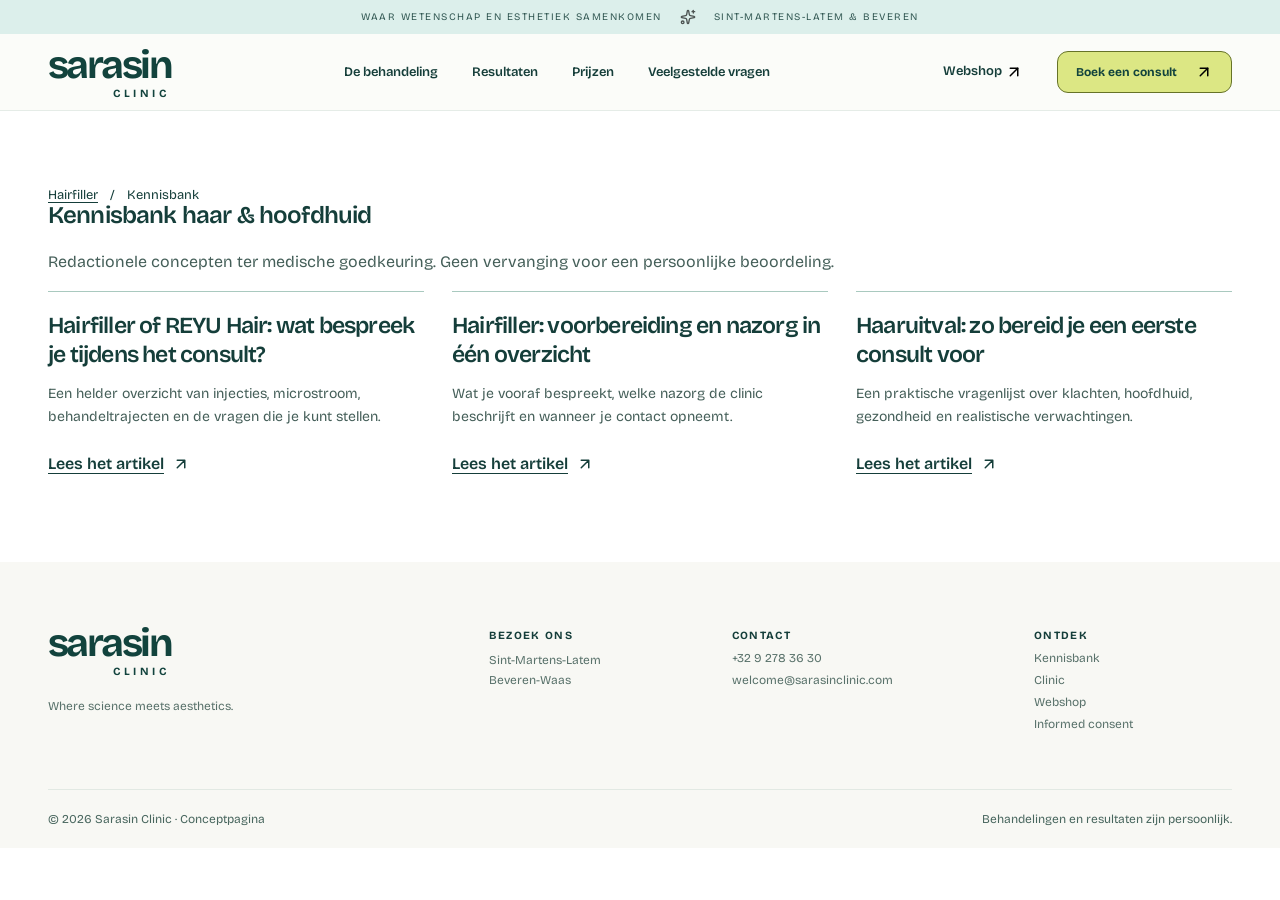
<file: blog/index.html>
<!doctype html><html lang="nl-BE"><head><meta charset="utf-8"><meta name="viewport" content="width=device-width,initial-scale=1,viewport-fit=cover"><meta name="robots" content="noindex,follow"><title>Kennisbank haar en hoofdhuid | Sarasin Clinic</title><meta name="description" content="Bereid je consult voor met uitleg over Hairfiller, REYU en voor- en nazorg."><link rel="canonical" href="https://hairfiller-redesign.vercel.app/blog/"><meta property="og:title" content="Kennisbank haar en hoofdhuid"><meta property="og:description" content="Bereid je consult voor met uitleg over Hairfiller, REYU en voor- en nazorg."><meta property="og:type" content="article"><meta property="og:locale" content="nl_BE"><link rel="stylesheet" href="/styles.css"><link rel="stylesheet" href="/refined.css?v=20261107"><link rel="stylesheet" href="/pilot.css?v=20261107"><script defer src="/script.js"></script><script defer src="/measurement.js"></script></head><body><a class="skip-link" href="#main">Ga naar inhoud</a>
  <div class="announcement">Waar wetenschap en esthetiek samenkomen <span aria-hidden="true">✳</span> Sint-Martens-Latem & Beveren</div>
  <header class="site-header">
    <div class="header-inner wrap">
      <a class="wordmark" href="https://sarasinclinic.com/" aria-label="Sarasin Clinic, homepage">sarasin<span class="wordmark-small">clinic</span></a>
      <nav class="desktop-nav" aria-label="Hoofdnavigatie">
        <a href="/#behandeling">De behandeling</a><a href="/#resultaten">Resultaten</a><a href="/#prijzen">Prijzen</a><a href="/#vragen">Veelgestelde vragen</a>
      </nav>
      <div class="header-actions"><a class="header-shop" href="https://www.sarasin.shop/" target="_blank" rel="noopener">Webshop <span aria-hidden="true">↗</span></a><a class="button button-small" href="https://booking.sarasinclinic.com/appointment/locations">Boek een consult <span aria-hidden="true">↗</span></a></div>
      <button class="menu-toggle" aria-label="Open menu" aria-expanded="false" aria-controls="mobile-menu"><span></span><span></span></button>
    </div>
    <nav id="mobile-menu" class="mobile-nav" aria-label="Mobiele navigatie" hidden><a href="/#behandeling">De behandeling</a><a href="/#resultaten">Resultaten</a><a href="/#prijzen">Prijzen</a><a href="/#vragen">Veelgestelde vragen</a><a href="https://www.sarasin.shop/">Webshop ↗</a><a href="https://booking.sarasinclinic.com/appointment/locations">Boek een consult ↗</a></nav>
  </header>
  <button class="menu-backdrop" type="button" aria-label="Sluit menu" tabindex="-1" hidden></button>

  <main id="main"><section class="wrap section-space"><nav class="article-breadcrumb" aria-label="Broodkruimel"><a href="/">Hairfiller</a><span>/</span><span>Kennisbank</span></nav><h1>Kennisbank haar & hoofdhuid</h1><p>Redactionele concepten ter medische goedkeuring. Geen vervanging voor een persoonlijke beoordeling.</p><div class="article-list"><article><h3>Hairfiller of REYU Hair: wat bespreek je tijdens het consult?</h3><p>Een helder overzicht van injecties, microstroom, behandeltrajecten en de vragen die je kunt stellen.</p><a href="/blog/hairfiller-of-reyu/">Lees het artikel <svg class="link-arrow" aria-hidden="true" focusable="false" width="18" height="18" viewBox="0 0 24 24" fill="none" stroke="currentColor" stroke-width="2" stroke-linecap="round" stroke-linejoin="round"><path d="M7 7h10v10M7 17 17 7"/></svg></a></article><article><h3>Hairfiller: voorbereiding en nazorg in één overzicht</h3><p>Wat je vooraf bespreekt, welke nazorg de clinic beschrijft en wanneer je contact opneemt.</p><a href="/blog/hairfiller-voor-en-nazorg/">Lees het artikel <svg class="link-arrow" aria-hidden="true" focusable="false" width="18" height="18" viewBox="0 0 24 24" fill="none" stroke="currentColor" stroke-width="2" stroke-linecap="round" stroke-linejoin="round"><path d="M7 7h10v10M7 17 17 7"/></svg></a></article><article><h3>Haaruitval: zo bereid je een eerste consult voor</h3><p>Een praktische vragenlijst over klachten, hoofdhuid, gezondheid en realistische verwachtingen.</p><a href="/blog/haaruitval-consult-voorbereiden/">Lees het artikel <svg class="link-arrow" aria-hidden="true" focusable="false" width="18" height="18" viewBox="0 0 24 24" fill="none" stroke="currentColor" stroke-width="2" stroke-linecap="round" stroke-linejoin="round"><path d="M7 7h10v10M7 17 17 7"/></svg></a></article></div></section></main><footer class="site-footer"><div class="wrap footer-grid"><div><a class="wordmark" href="https://sarasinclinic.com/">sarasin<span class="wordmark-small">clinic</span></a><p>Where science meets aesthetics.</p></div><div><strong>Bezoek ons</strong><p>Sint-Martens-Latem<br>Beveren-Waas</p></div><div><strong>Contact</strong><a href="tel:+3292783630">+32 9 278 36 30</a><a href="mailto:welcome@sarasinclinic.com">welcome@sarasinclinic.com</a></div><div><strong>Ontdek</strong><a href="/blog/">Kennisbank</a><a href="https://sarasinclinic.com/">Clinic</a><a href="https://www.sarasin.shop/">Webshop</a><a href="https://sarasinclinic.com/informed-consent/">Informed consent</a></div></div><div class="wrap footer-bottom"><span>© 2026 Sarasin Clinic · Conceptpagina</span><span>Behandelingen en resultaten zijn persoonlijk.</span></div></footer>
  <dialog id="video-dialog" aria-label="Video afspelen"><button class="dialog-close" aria-label="Sluit video">×</button><div class="video-frame"></div></dialog>
</body></html>
</file>
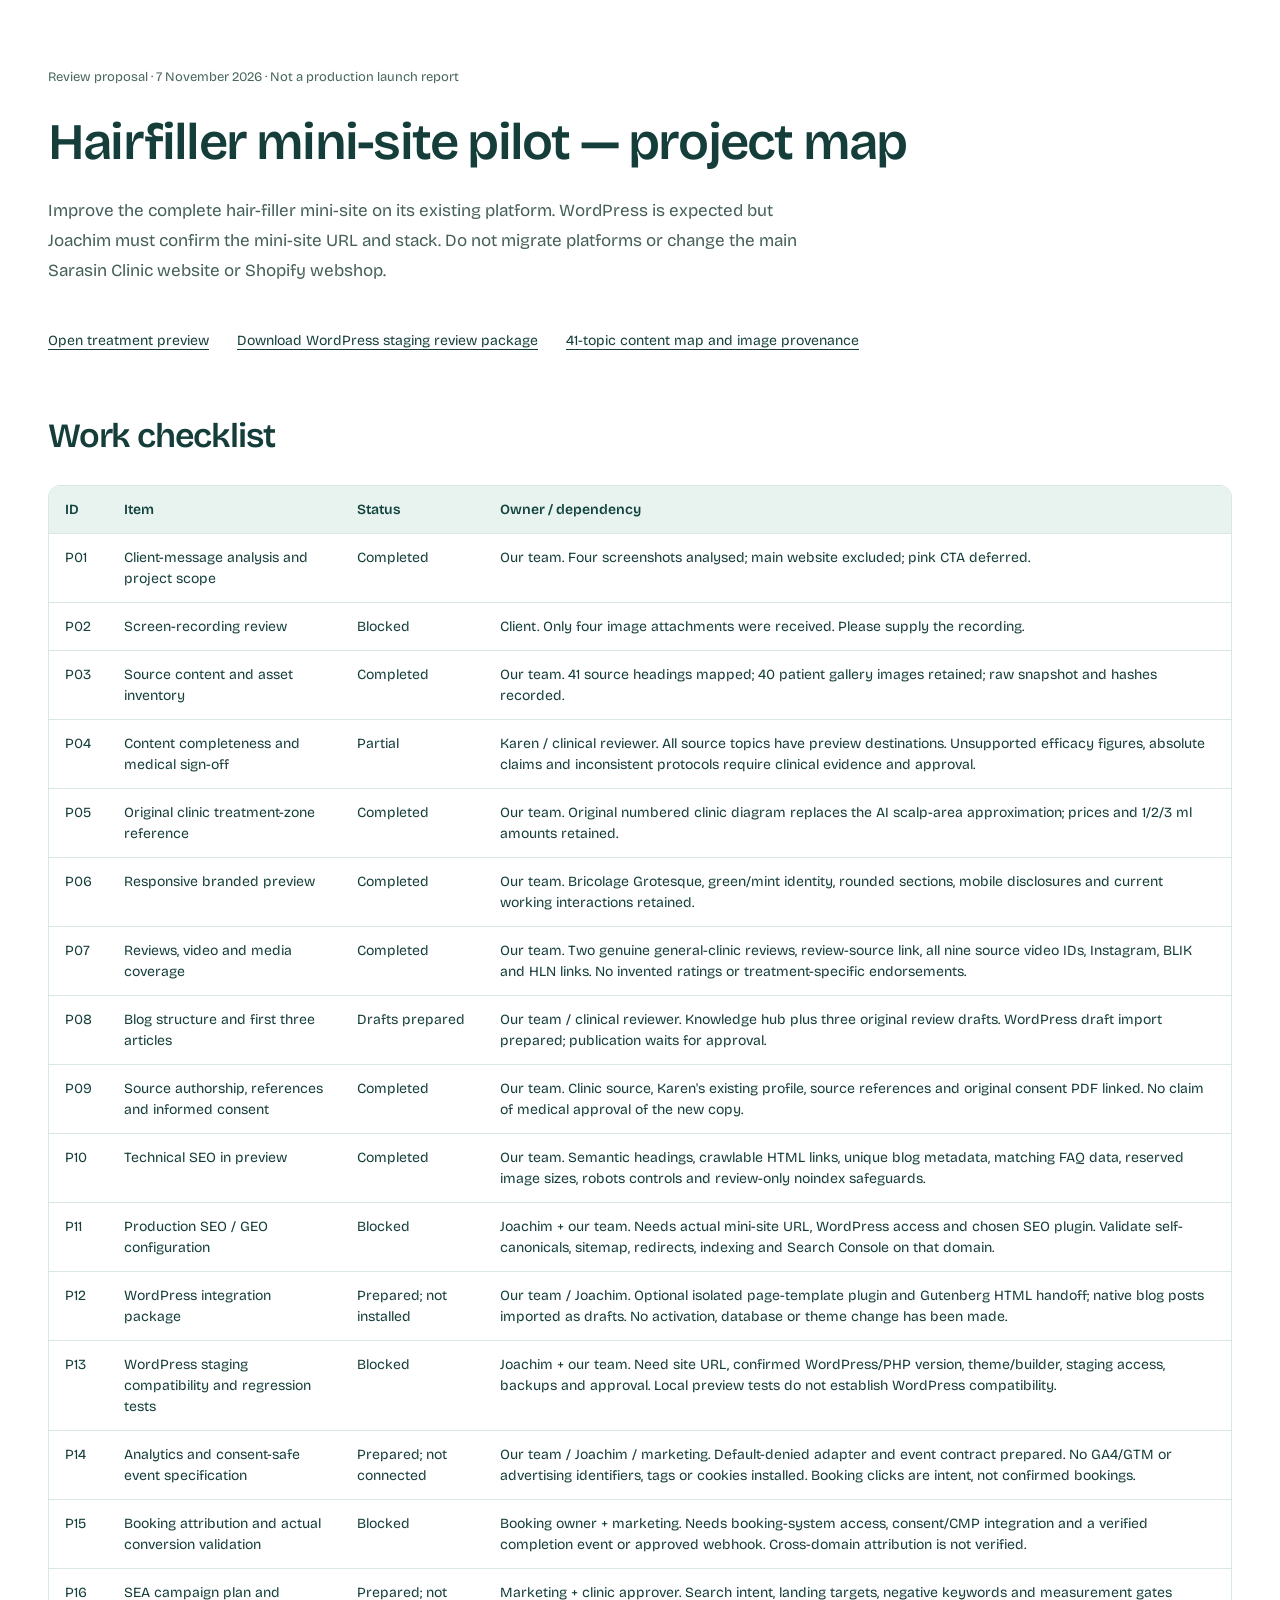
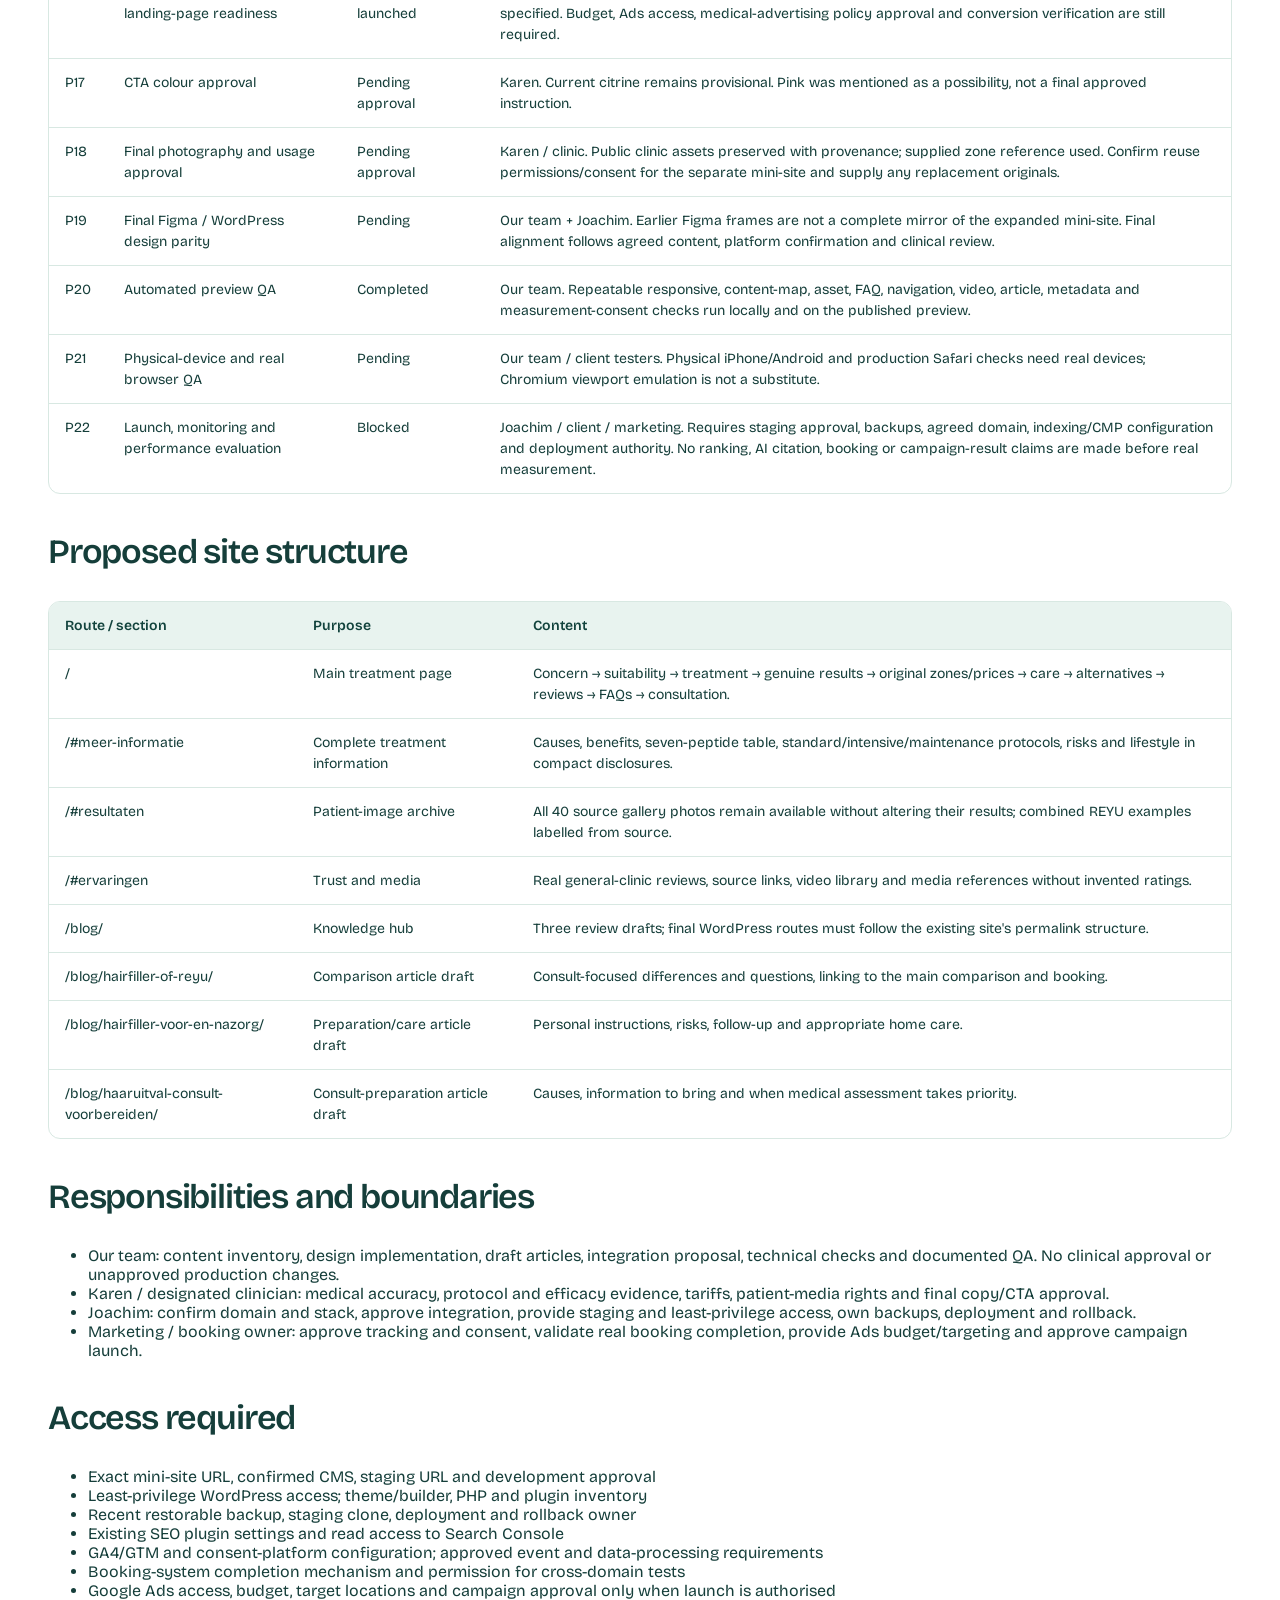
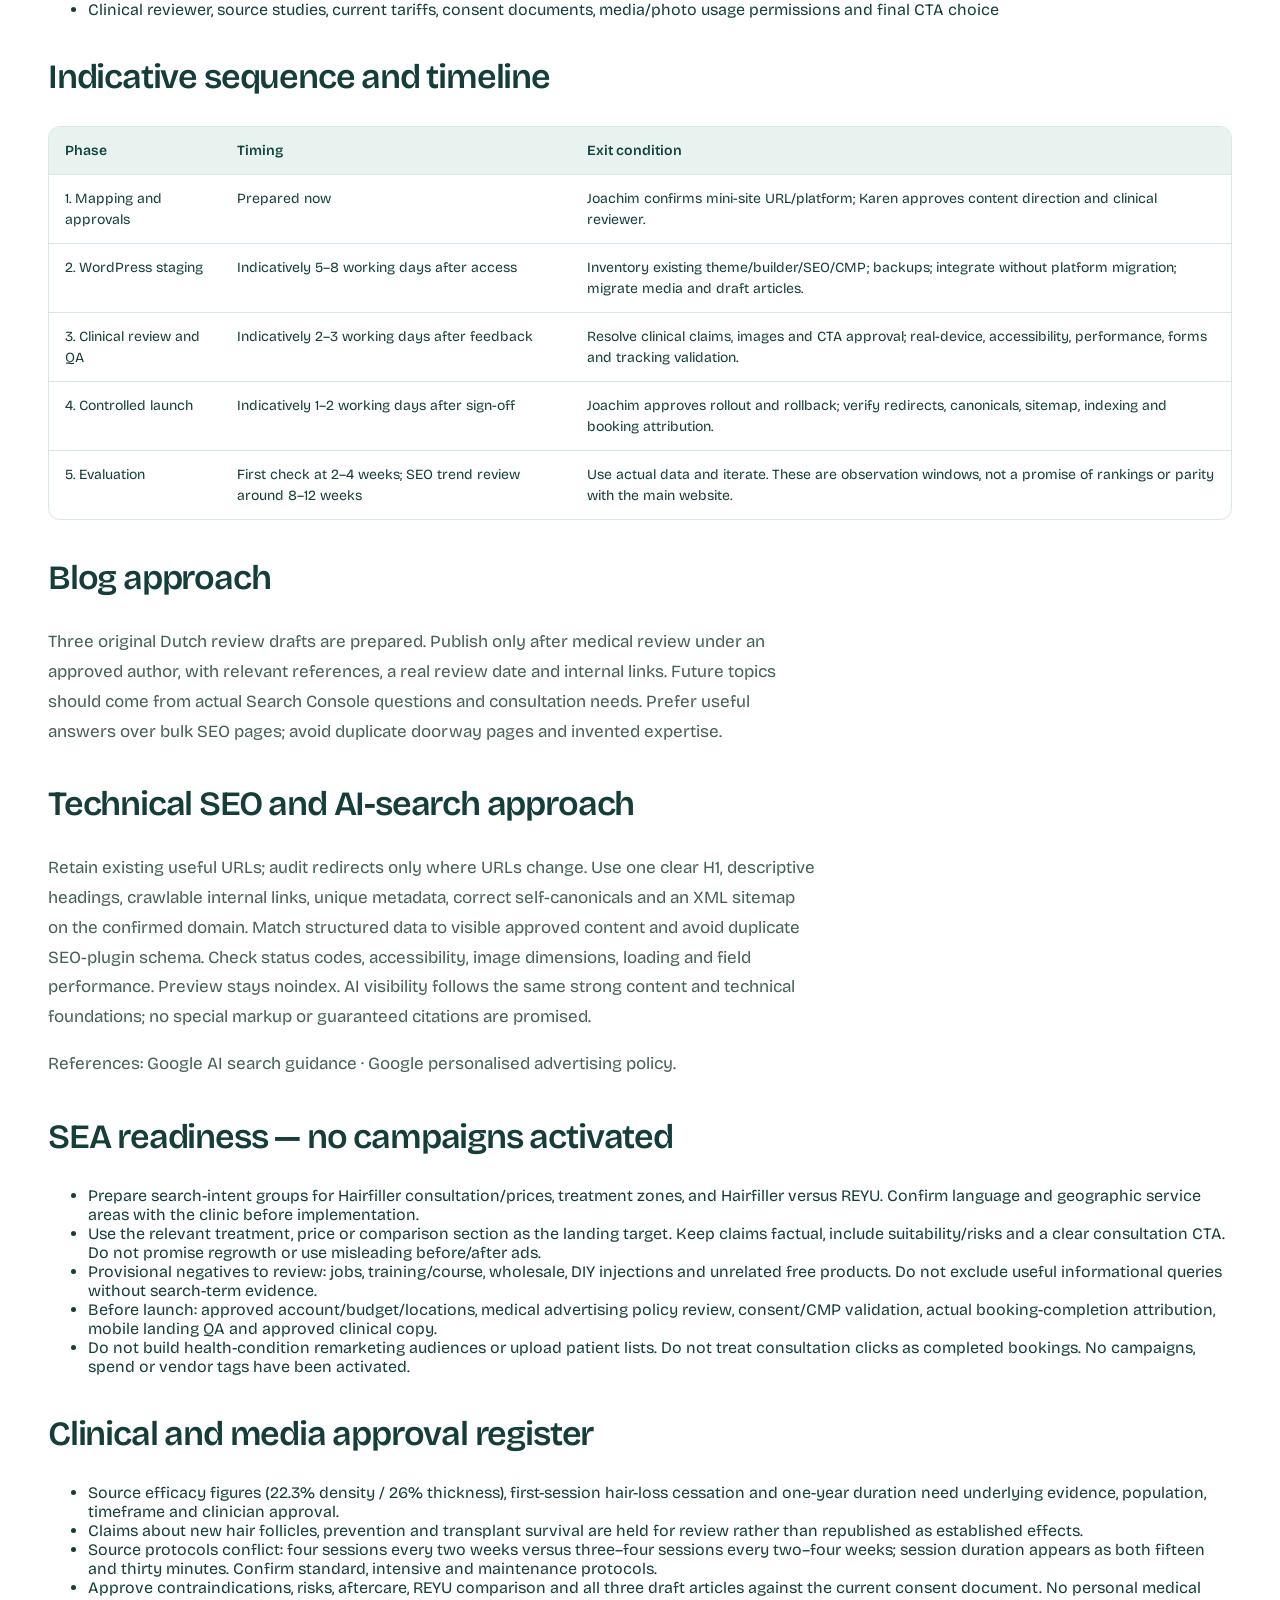
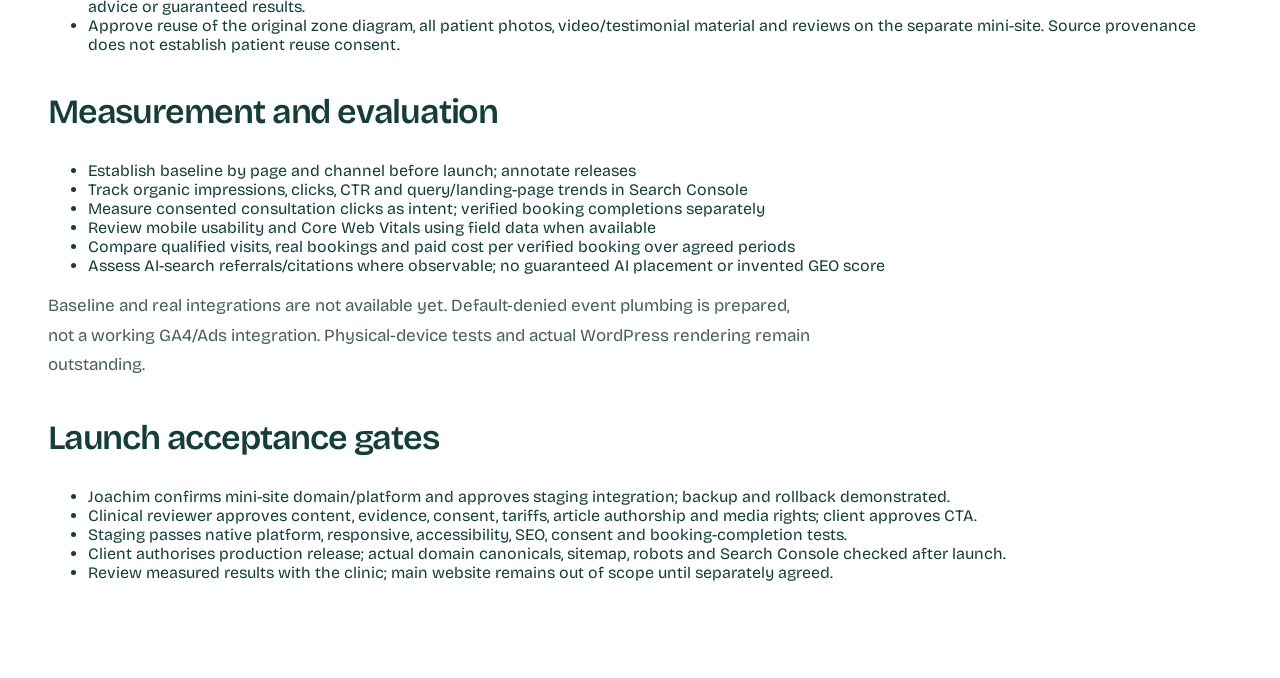
<file: project/index.html>
<!doctype html><html lang="en"><head><meta charset="utf-8"><meta name="viewport" content="width=device-width,initial-scale=1"><meta name="robots" content="noindex,follow"><title>Hairfiller pilot — project map for Joachim</title><meta name="description" content="Scope, content mapping, responsibilities, access, timeline and launch gates for the Sarasin Hairfiller pilot."><link rel="stylesheet" href="/styles.css"><link rel="stylesheet" href="/refined.css"><link rel="stylesheet" href="/pilot.css"></head><body><main class="article-page wrap" style="max-width:1200px"><p class="pilot-note">Review proposal · 7 November 2026 · Not a production launch report</p><h1>Hairfiller mini-site pilot — project map</h1><p>Improve the complete hair-filler mini-site on its existing platform. WordPress is expected but Joachim must confirm the mini-site URL and stack. Do not migrate platforms or change the main Sarasin Clinic website or Shopify webshop.</p><div class="source-links"><a href="/">Open treatment preview</a><a href="/downloads/sarasin-hairfiller-wordpress-review.zip">Download WordPress staging review package</a><a href="/audit/content-map.json">41-topic content map and image provenance</a></div><h2>Work checklist</h2><div class="data-table-scroll" tabindex="0" role="region" aria-label="Project details"><table class="pilot-table"><thead><tr><th scope="col">ID</th><th scope="col">Item</th><th scope="col">Status</th><th scope="col">Owner / dependency</th></tr></thead><tbody><tr><td>P01</td><td>Client-message analysis and project scope</td><td>Completed</td><td>Our team. Four screenshots analysed; main website excluded; pink CTA deferred.</td></tr><tr><td>P02</td><td>Screen-recording review</td><td>Blocked</td><td>Client. Only four image attachments were received. Please supply the recording.</td></tr><tr><td>P03</td><td>Source content and asset inventory</td><td>Completed</td><td>Our team. 41 source headings mapped; 40 patient gallery images retained; raw snapshot and hashes recorded.</td></tr><tr><td>P04</td><td>Content completeness and medical sign-off</td><td>Partial</td><td>Karen / clinical reviewer. All source topics have preview destinations. Unsupported efficacy figures, absolute claims and inconsistent protocols require clinical evidence and approval.</td></tr><tr><td>P05</td><td>Original clinic treatment-zone reference</td><td>Completed</td><td>Our team. Original numbered clinic diagram replaces the AI scalp-area approximation; prices and 1/2/3 ml amounts retained.</td></tr><tr><td>P06</td><td>Responsive branded preview</td><td>Completed</td><td>Our team. Bricolage Grotesque, green/mint identity, rounded sections, mobile disclosures and current working interactions retained.</td></tr><tr><td>P07</td><td>Reviews, video and media coverage</td><td>Completed</td><td>Our team. Two genuine general-clinic reviews, review-source link, all nine source video IDs, Instagram, BLIK and HLN links. No invented ratings or treatment-specific endorsements.</td></tr><tr><td>P08</td><td>Blog structure and first three articles</td><td>Drafts prepared</td><td>Our team / clinical reviewer. Knowledge hub plus three original review drafts. WordPress draft import prepared; publication waits for approval.</td></tr><tr><td>P09</td><td>Source authorship, references and informed consent</td><td>Completed</td><td>Our team. Clinic source, Karen's existing profile, source references and original consent PDF linked. No claim of medical approval of the new copy.</td></tr><tr><td>P10</td><td>Technical SEO in preview</td><td>Completed</td><td>Our team. Semantic headings, crawlable HTML links, unique blog metadata, matching FAQ data, reserved image sizes, robots controls and review-only noindex safeguards.</td></tr><tr><td>P11</td><td>Production SEO / GEO configuration</td><td>Blocked</td><td>Joachim + our team. Needs actual mini-site URL, WordPress access and chosen SEO plugin. Validate self-canonicals, sitemap, redirects, indexing and Search Console on that domain.</td></tr><tr><td>P12</td><td>WordPress integration package</td><td>Prepared; not installed</td><td>Our team / Joachim. Optional isolated page-template plugin and Gutenberg HTML handoff; native blog posts imported as drafts. No activation, database or theme change has been made.</td></tr><tr><td>P13</td><td>WordPress staging compatibility and regression tests</td><td>Blocked</td><td>Joachim + our team. Need site URL, confirmed WordPress/PHP version, theme/builder, staging access, backups and approval. Local preview tests do not establish WordPress compatibility.</td></tr><tr><td>P14</td><td>Analytics and consent-safe event specification</td><td>Prepared; not connected</td><td>Our team / Joachim / marketing. Default-denied adapter and event contract prepared. No GA4/GTM or advertising identifiers, tags or cookies installed. Booking clicks are intent, not confirmed bookings.</td></tr><tr><td>P15</td><td>Booking attribution and actual conversion validation</td><td>Blocked</td><td>Booking owner + marketing. Needs booking-system access, consent/CMP integration and a verified completion event or approved webhook. Cross-domain attribution is not verified.</td></tr><tr><td>P16</td><td>SEA campaign plan and landing-page readiness</td><td>Prepared; not launched</td><td>Marketing + clinic approver. Search intent, landing targets, negative keywords and measurement gates specified. Budget, Ads access, medical-advertising policy approval and conversion verification are still required.</td></tr><tr><td>P17</td><td>CTA colour approval</td><td>Pending approval</td><td>Karen. Current citrine remains provisional. Pink was mentioned as a possibility, not a final approved instruction.</td></tr><tr><td>P18</td><td>Final photography and usage approval</td><td>Pending approval</td><td>Karen / clinic. Public clinic assets preserved with provenance; supplied zone reference used. Confirm reuse permissions/consent for the separate mini-site and supply any replacement originals.</td></tr><tr><td>P19</td><td>Final Figma / WordPress design parity</td><td>Pending</td><td>Our team + Joachim. Earlier Figma frames are not a complete mirror of the expanded mini-site. Final alignment follows agreed content, platform confirmation and clinical review.</td></tr><tr><td>P20</td><td>Automated preview QA</td><td>Completed</td><td>Our team. Repeatable responsive, content-map, asset, FAQ, navigation, video, article, metadata and measurement-consent checks run locally and on the published preview.</td></tr><tr><td>P21</td><td>Physical-device and real browser QA</td><td>Pending</td><td>Our team / client testers. Physical iPhone/Android and production Safari checks need real devices; Chromium viewport emulation is not a substitute.</td></tr><tr><td>P22</td><td>Launch, monitoring and performance evaluation</td><td>Blocked</td><td>Joachim / client / marketing. Requires staging approval, backups, agreed domain, indexing/CMP configuration and deployment authority. No ranking, AI citation, booking or campaign-result claims are made before real measurement.</td></tr></tbody></table></div><h2>Proposed site structure</h2><div class="data-table-scroll" tabindex="0" role="region" aria-label="Project details"><table class="pilot-table"><thead><tr><th scope="col">Route / section</th><th scope="col">Purpose</th><th scope="col">Content</th></tr></thead><tbody><tr><td>/</td><td>Main treatment page</td><td>Concern → suitability → treatment → genuine results → original zones/prices → care → alternatives → reviews → FAQs → consultation.</td></tr><tr><td>/#meer-informatie</td><td>Complete treatment information</td><td>Causes, benefits, seven-peptide table, standard/intensive/maintenance protocols, risks and lifestyle in compact disclosures.</td></tr><tr><td>/#resultaten</td><td>Patient-image archive</td><td>All 40 source gallery photos remain available without altering their results; combined REYU examples labelled from source.</td></tr><tr><td>/#ervaringen</td><td>Trust and media</td><td>Real general-clinic reviews, source links, video library and media references without invented ratings.</td></tr><tr><td>/blog/</td><td>Knowledge hub</td><td>Three review drafts; final WordPress routes must follow the existing site's permalink structure.</td></tr><tr><td>/blog/hairfiller-of-reyu/</td><td>Comparison article draft</td><td>Consult-focused differences and questions, linking to the main comparison and booking.</td></tr><tr><td>/blog/hairfiller-voor-en-nazorg/</td><td>Preparation/care article draft</td><td>Personal instructions, risks, follow-up and appropriate home care.</td></tr><tr><td>/blog/haaruitval-consult-voorbereiden/</td><td>Consult-preparation article draft</td><td>Causes, information to bring and when medical assessment takes priority.</td></tr></tbody></table></div><h2>Responsibilities and boundaries</h2><ul><li>Our team: content inventory, design implementation, draft articles, integration proposal, technical checks and documented QA. No clinical approval or unapproved production changes.</li><li>Karen / designated clinician: medical accuracy, protocol and efficacy evidence, tariffs, patient-media rights and final copy/CTA approval.</li><li>Joachim: confirm domain and stack, approve integration, provide staging and least-privilege access, own backups, deployment and rollback.</li><li>Marketing / booking owner: approve tracking and consent, validate real booking completion, provide Ads budget/targeting and approve campaign launch.</li></ul><h2>Access required</h2><ul><li>Exact mini-site URL, confirmed CMS, staging URL and development approval</li><li>Least-privilege WordPress access; theme/builder, PHP and plugin inventory</li><li>Recent restorable backup, staging clone, deployment and rollback owner</li><li>Existing SEO plugin settings and read access to Search Console</li><li>GA4/GTM and consent-platform configuration; approved event and data-processing requirements</li><li>Booking-system completion mechanism and permission for cross-domain tests</li><li>Google Ads access, budget, target locations and campaign approval only when launch is authorised</li><li>Clinical reviewer, source studies, current tariffs, consent documents, media/photo usage permissions and final CTA choice</li></ul><h2>Indicative sequence and timeline</h2><div class="data-table-scroll" tabindex="0" role="region" aria-label="Project details"><table class="pilot-table"><thead><tr><th scope="col">Phase</th><th scope="col">Timing</th><th scope="col">Exit condition</th></tr></thead><tbody><tr><td>1. Mapping and approvals</td><td>Prepared now</td><td>Joachim confirms mini-site URL/platform; Karen approves content direction and clinical reviewer.</td></tr><tr><td>2. WordPress staging</td><td>Indicatively 5–8 working days after access</td><td>Inventory existing theme/builder/SEO/CMP; backups; integrate without platform migration; migrate media and draft articles.</td></tr><tr><td>3. Clinical review and QA</td><td>Indicatively 2–3 working days after feedback</td><td>Resolve clinical claims, images and CTA approval; real-device, accessibility, performance, forms and tracking validation.</td></tr><tr><td>4. Controlled launch</td><td>Indicatively 1–2 working days after sign-off</td><td>Joachim approves rollout and rollback; verify redirects, canonicals, sitemap, indexing and booking attribution.</td></tr><tr><td>5. Evaluation</td><td>First check at 2–4 weeks; SEO trend review around 8–12 weeks</td><td>Use actual data and iterate. These are observation windows, not a promise of rankings or parity with the main website.</td></tr></tbody></table></div><h2>Blog approach</h2><p>Three original Dutch review drafts are prepared. Publish only after medical review under an approved author, with relevant references, a real review date and internal links. Future topics should come from actual Search Console questions and consultation needs. Prefer useful answers over bulk SEO pages; avoid duplicate doorway pages and invented expertise.</p><h2>Technical SEO and AI-search approach</h2><p>Retain existing useful URLs; audit redirects only where URLs change. Use one clear H1, descriptive headings, crawlable internal links, unique metadata, correct self-canonicals and an XML sitemap on the confirmed domain. Match structured data to visible approved content and avoid duplicate SEO-plugin schema. Check status codes, accessibility, image dimensions, loading and field performance. Preview stays noindex. AI visibility follows the same strong content and technical foundations; no special markup or guaranteed citations are promised.</p><p>References: <a href="https://developers.google.com/search/docs/appearance/ai-features">Google AI search guidance</a> · <a href="https://support.google.com/adspolicy/answer/16701855?hl=en-AU">Google personalised advertising policy</a>.</p><h2>SEA readiness — no campaigns activated</h2><ul><li>Prepare search-intent groups for Hairfiller consultation/prices, treatment zones, and Hairfiller versus REYU. Confirm language and geographic service areas with the clinic before implementation.</li><li>Use the relevant treatment, price or comparison section as the landing target. Keep claims factual, include suitability/risks and a clear consultation CTA. Do not promise regrowth or use misleading before/after ads.</li><li>Provisional negatives to review: jobs, training/course, wholesale, DIY injections and unrelated free products. Do not exclude useful informational queries without search-term evidence.</li><li>Before launch: approved account/budget/locations, medical advertising policy review, consent/CMP validation, actual booking-completion attribution, mobile landing QA and approved clinical copy.</li><li>Do not build health-condition remarketing audiences or upload patient lists. Do not treat consultation clicks as completed bookings. No campaigns, spend or vendor tags have been activated.</li></ul><h2>Clinical and media approval register</h2><ul><li>Source efficacy figures (22.3% density / 26% thickness), first-session hair-loss cessation and one-year duration need underlying evidence, population, timeframe and clinician approval.</li><li>Claims about new hair follicles, prevention and transplant survival are held for review rather than republished as established effects.</li><li>Source protocols conflict: four sessions every two weeks versus three–four sessions every two–four weeks; session duration appears as both fifteen and thirty minutes. Confirm standard, intensive and maintenance protocols.</li><li>Approve contraindications, risks, aftercare, REYU comparison and all three draft articles against the current consent document. No personal medical advice or guaranteed results.</li><li>Approve reuse of the original zone diagram, all patient photos, video/testimonial material and reviews on the separate mini-site. Source provenance does not establish patient reuse consent.</li></ul><h2>Measurement and evaluation</h2><ul><li>Establish baseline by page and channel before launch; annotate releases</li><li>Track organic impressions, clicks, CTR and query/landing-page trends in Search Console</li><li>Measure consented consultation clicks as intent; verified booking completions separately</li><li>Review mobile usability and Core Web Vitals using field data when available</li><li>Compare qualified visits, real bookings and paid cost per verified booking over agreed periods</li><li>Assess AI-search referrals/citations where observable; no guaranteed AI placement or invented GEO score</li></ul><p>Baseline and real integrations are not available yet. Default-denied event plumbing is prepared, not a working GA4/Ads integration. Physical-device tests and actual WordPress rendering remain outstanding.</p><h2>Launch acceptance gates</h2><ul><li>Joachim confirms mini-site domain/platform and approves staging integration; backup and rollback demonstrated.</li><li>Clinical reviewer approves content, evidence, consent, tariffs, article authorship and media rights; client approves CTA.</li><li>Staging passes native platform, responsive, accessibility, SEO, consent and booking-completion tests.</li><li>Client authorises production release; actual domain canonicals, sitemap, robots and Search Console checked after launch.</li><li>Review measured results with the clinic; main website remains out of scope until separately agreed.</li></ul></main></body></html>
</file>
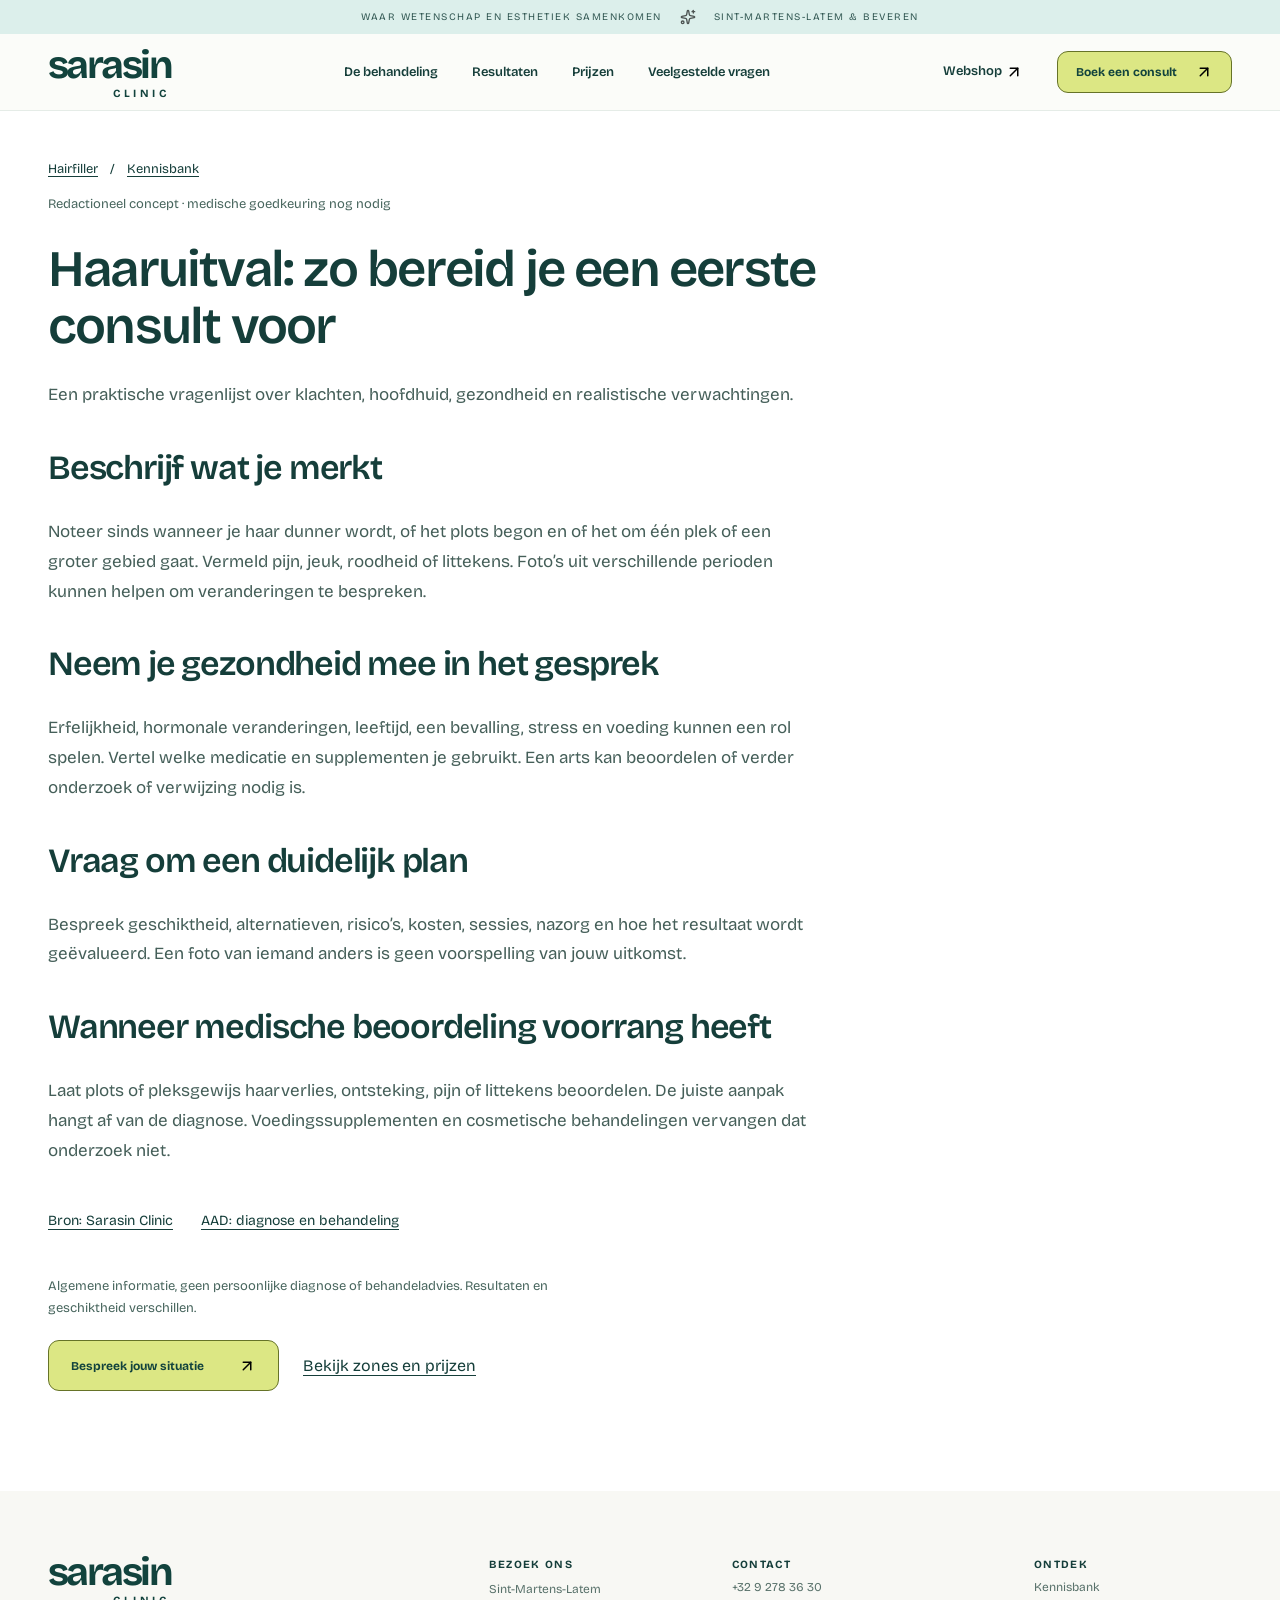
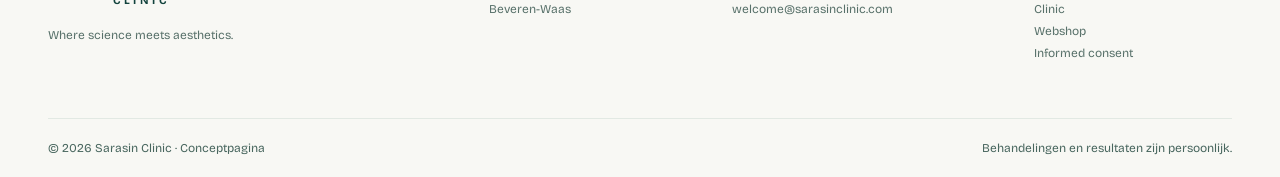
<file: blog/haaruitval-consult-voorbereiden/index.html>
<!doctype html><html lang="nl-BE"><head><meta charset="utf-8"><meta name="viewport" content="width=device-width,initial-scale=1,viewport-fit=cover"><meta name="robots" content="noindex,follow"><title>Haaruitval: zo bereid je een eerste consult voor | Sarasin Clinic</title><meta name="description" content="Een praktische vragenlijst over klachten, hoofdhuid, gezondheid en realistische verwachtingen."><link rel="canonical" href="https://hairfiller-redesign.vercel.app/blog/haaruitval-consult-voorbereiden/"><meta property="og:title" content="Haaruitval: zo bereid je een eerste consult voor"><meta property="og:description" content="Een praktische vragenlijst over klachten, hoofdhuid, gezondheid en realistische verwachtingen."><meta property="og:type" content="article"><meta property="og:locale" content="nl_BE"><link rel="stylesheet" href="/styles.css"><link rel="stylesheet" href="/refined.css?v=20261107"><link rel="stylesheet" href="/pilot.css?v=20261107"><script defer src="/script.js"></script><script defer src="/measurement.js"></script><script type="application/ld+json">{"@context":"https://schema.org","@type":"Article","headline":"Haaruitval: zo bereid je een eerste consult voor","description":"Een praktische vragenlijst over klachten, hoofdhuid, gezondheid en realistische verwachtingen.","inLanguage":"nl-BE","isBasedOn":"https://sarasinclinic.com/behandelingen/hairfiller/","creativeWorkStatus":"Draft"}</script></head><body><a class="skip-link" href="#main">Ga naar inhoud</a>
  <div class="announcement">Waar wetenschap en esthetiek samenkomen <span aria-hidden="true">✳</span> Sint-Martens-Latem & Beveren</div>
  <header class="site-header">
    <div class="header-inner wrap">
      <a class="wordmark" href="https://sarasinclinic.com/" aria-label="Sarasin Clinic, homepage">sarasin<span class="wordmark-small">clinic</span></a>
      <nav class="desktop-nav" aria-label="Hoofdnavigatie">
        <a href="/#behandeling">De behandeling</a><a href="/#resultaten">Resultaten</a><a href="/#prijzen">Prijzen</a><a href="/#vragen">Veelgestelde vragen</a>
      </nav>
      <div class="header-actions"><a class="header-shop" href="https://www.sarasin.shop/" target="_blank" rel="noopener">Webshop <span aria-hidden="true">↗</span></a><a class="button button-small" href="https://booking.sarasinclinic.com/appointment/locations">Boek een consult <span aria-hidden="true">↗</span></a></div>
      <button class="menu-toggle" aria-label="Open menu" aria-expanded="false" aria-controls="mobile-menu"><span></span><span></span></button>
    </div>
    <nav id="mobile-menu" class="mobile-nav" aria-label="Mobiele navigatie" hidden><a href="/#behandeling">De behandeling</a><a href="/#resultaten">Resultaten</a><a href="/#prijzen">Prijzen</a><a href="/#vragen">Veelgestelde vragen</a><a href="https://www.sarasin.shop/">Webshop ↗</a><a href="https://booking.sarasinclinic.com/appointment/locations">Boek een consult ↗</a></nav>
  </header>
  <button class="menu-backdrop" type="button" aria-label="Sluit menu" tabindex="-1" hidden></button>

  <main id="main"><article class="article-page wrap"><nav class="article-breadcrumb" aria-label="Broodkruimel"><a href="/">Hairfiller</a><span>/</span><a href="/blog/">Kennisbank</a></nav><p class="pilot-note">Redactioneel concept · medische goedkeuring nog nodig</p><h1>Haaruitval: zo bereid je een eerste consult voor</h1><p>Een praktische vragenlijst over klachten, hoofdhuid, gezondheid en realistische verwachtingen.</p><section><h2>Beschrijf wat je merkt</h2><p>Noteer sinds wanneer je haar dunner wordt, of het plots begon en of het om één plek of een groter gebied gaat. Vermeld pijn, jeuk, roodheid of littekens. Foto’s uit verschillende perioden kunnen helpen om veranderingen te bespreken.</p></section><section><h2>Neem je gezondheid mee in het gesprek</h2><p>Erfelijkheid, hormonale veranderingen, leeftijd, een bevalling, stress en voeding kunnen een rol spelen. Vertel welke medicatie en supplementen je gebruikt. Een arts kan beoordelen of verder onderzoek of verwijzing nodig is.</p></section><section><h2>Vraag om een duidelijk plan</h2><p>Bespreek geschiktheid, alternatieven, risico’s, kosten, sessies, nazorg en hoe het resultaat wordt geëvalueerd. Een foto van iemand anders is geen voorspelling van jouw uitkomst.</p></section><section><h2>Wanneer medische beoordeling voorrang heeft</h2><p>Laat plots of pleksgewijs haarverlies, ontsteking, pijn of littekens beoordelen. De juiste aanpak hangt af van de diagnose. Voedingssupplementen en cosmetische behandelingen vervangen dat onderzoek niet.</p></section><div class="source-links"><a href="https://sarasinclinic.com/behandelingen/hairfiller/">Bron: Sarasin Clinic</a><a href="https://www.aad.org/public/diseases/hair-loss/treatment/diagnosis-treat/">AAD: diagnose en behandeling</a></div><p class="pilot-note">Algemene informatie, geen persoonlijke diagnose of behandeladvies. Resultaten en geschiktheid verschillen.</p><div class="pilot-actions"><a class="button" href="https://booking.sarasinclinic.com/appointment/locations">Bespreek jouw situatie <span aria-hidden="true">↗</span></a><a href="/#prijzen">Bekijk zones en prijzen</a></div></article></main><footer class="site-footer"><div class="wrap footer-grid"><div><a class="wordmark" href="https://sarasinclinic.com/">sarasin<span class="wordmark-small">clinic</span></a><p>Where science meets aesthetics.</p></div><div><strong>Bezoek ons</strong><p>Sint-Martens-Latem<br>Beveren-Waas</p></div><div><strong>Contact</strong><a href="tel:+3292783630">+32 9 278 36 30</a><a href="mailto:welcome@sarasinclinic.com">welcome@sarasinclinic.com</a></div><div><strong>Ontdek</strong><a href="/blog/">Kennisbank</a><a href="https://sarasinclinic.com/">Clinic</a><a href="https://www.sarasin.shop/">Webshop</a><a href="https://sarasinclinic.com/informed-consent/">Informed consent</a></div></div><div class="wrap footer-bottom"><span>© 2026 Sarasin Clinic · Conceptpagina</span><span>Behandelingen en resultaten zijn persoonlijk.</span></div></footer>
  <dialog id="video-dialog" aria-label="Video afspelen"><button class="dialog-close" aria-label="Sluit video">×</button><div class="video-frame"></div></dialog>
</body></html>
</file>
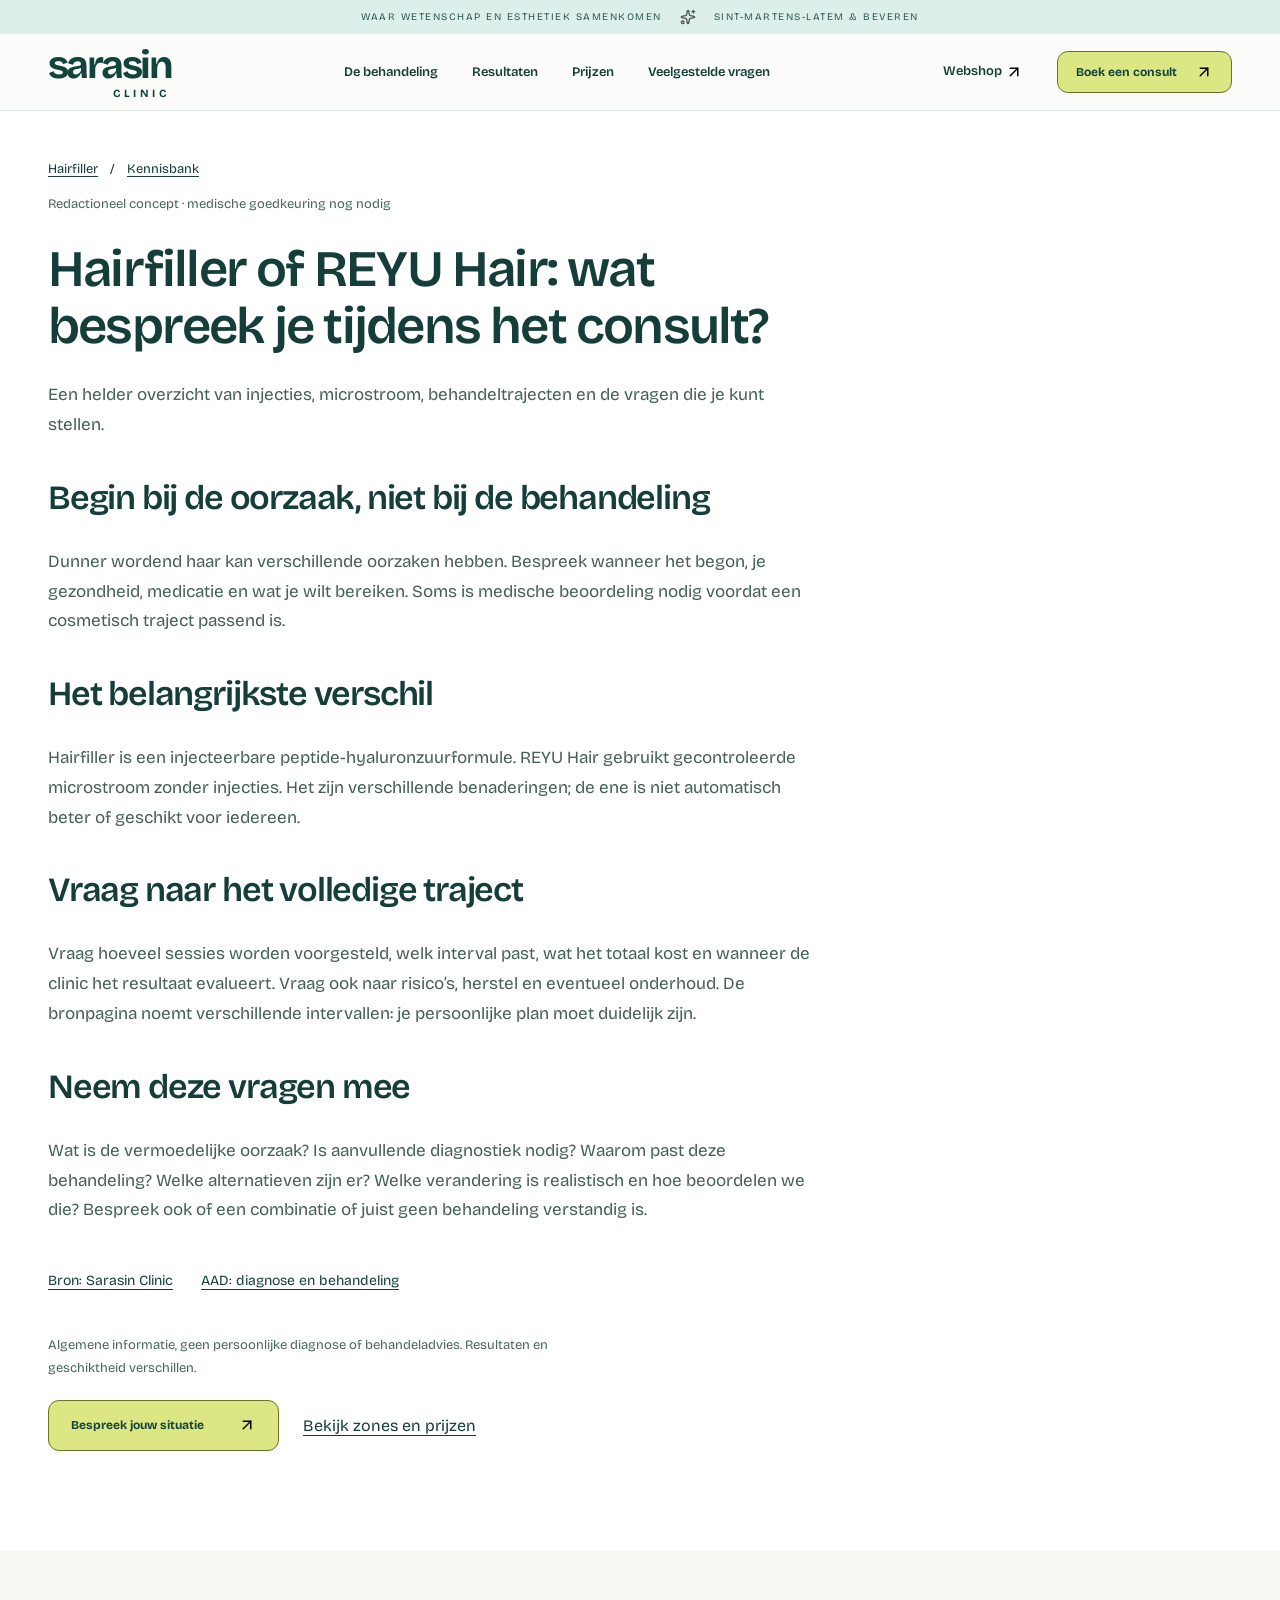
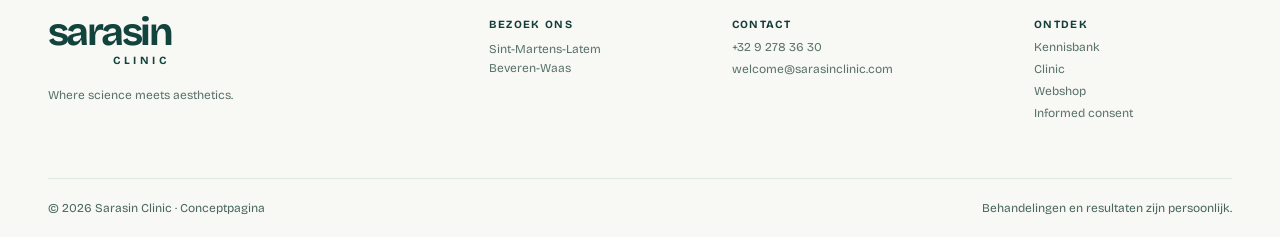
<file: blog/hairfiller-of-reyu/index.html>
<!doctype html><html lang="nl-BE"><head><meta charset="utf-8"><meta name="viewport" content="width=device-width,initial-scale=1,viewport-fit=cover"><meta name="robots" content="noindex,follow"><title>Hairfiller of REYU Hair: wat bespreek je tijdens het consult? | Sarasin Clinic</title><meta name="description" content="Een helder overzicht van injecties, microstroom, behandeltrajecten en de vragen die je kunt stellen."><link rel="canonical" href="https://hairfiller-redesign.vercel.app/blog/hairfiller-of-reyu/"><meta property="og:title" content="Hairfiller of REYU Hair: wat bespreek je tijdens het consult?"><meta property="og:description" content="Een helder overzicht van injecties, microstroom, behandeltrajecten en de vragen die je kunt stellen."><meta property="og:type" content="article"><meta property="og:locale" content="nl_BE"><link rel="stylesheet" href="/styles.css"><link rel="stylesheet" href="/refined.css?v=20261107"><link rel="stylesheet" href="/pilot.css?v=20261107"><script defer src="/script.js"></script><script defer src="/measurement.js"></script><script type="application/ld+json">{"@context":"https://schema.org","@type":"Article","headline":"Hairfiller of REYU Hair: wat bespreek je tijdens het consult?","description":"Een helder overzicht van injecties, microstroom, behandeltrajecten en de vragen die je kunt stellen.","inLanguage":"nl-BE","isBasedOn":"https://sarasinclinic.com/behandelingen/hairfiller/","creativeWorkStatus":"Draft"}</script></head><body><a class="skip-link" href="#main">Ga naar inhoud</a>
  <div class="announcement">Waar wetenschap en esthetiek samenkomen <span aria-hidden="true">✳</span> Sint-Martens-Latem & Beveren</div>
  <header class="site-header">
    <div class="header-inner wrap">
      <a class="wordmark" href="https://sarasinclinic.com/" aria-label="Sarasin Clinic, homepage">sarasin<span class="wordmark-small">clinic</span></a>
      <nav class="desktop-nav" aria-label="Hoofdnavigatie">
        <a href="/#behandeling">De behandeling</a><a href="/#resultaten">Resultaten</a><a href="/#prijzen">Prijzen</a><a href="/#vragen">Veelgestelde vragen</a>
      </nav>
      <div class="header-actions"><a class="header-shop" href="https://www.sarasin.shop/" target="_blank" rel="noopener">Webshop <span aria-hidden="true">↗</span></a><a class="button button-small" href="https://booking.sarasinclinic.com/appointment/locations">Boek een consult <span aria-hidden="true">↗</span></a></div>
      <button class="menu-toggle" aria-label="Open menu" aria-expanded="false" aria-controls="mobile-menu"><span></span><span></span></button>
    </div>
    <nav id="mobile-menu" class="mobile-nav" aria-label="Mobiele navigatie" hidden><a href="/#behandeling">De behandeling</a><a href="/#resultaten">Resultaten</a><a href="/#prijzen">Prijzen</a><a href="/#vragen">Veelgestelde vragen</a><a href="https://www.sarasin.shop/">Webshop ↗</a><a href="https://booking.sarasinclinic.com/appointment/locations">Boek een consult ↗</a></nav>
  </header>
  <button class="menu-backdrop" type="button" aria-label="Sluit menu" tabindex="-1" hidden></button>

  <main id="main"><article class="article-page wrap"><nav class="article-breadcrumb" aria-label="Broodkruimel"><a href="/">Hairfiller</a><span>/</span><a href="/blog/">Kennisbank</a></nav><p class="pilot-note">Redactioneel concept · medische goedkeuring nog nodig</p><h1>Hairfiller of REYU Hair: wat bespreek je tijdens het consult?</h1><p>Een helder overzicht van injecties, microstroom, behandeltrajecten en de vragen die je kunt stellen.</p><section><h2>Begin bij de oorzaak, niet bij de behandeling</h2><p>Dunner wordend haar kan verschillende oorzaken hebben. Bespreek wanneer het begon, je gezondheid, medicatie en wat je wilt bereiken. Soms is medische beoordeling nodig voordat een cosmetisch traject passend is.</p></section><section><h2>Het belangrijkste verschil</h2><p>Hairfiller is een injecteerbare peptide-hyaluronzuurformule. REYU Hair gebruikt gecontroleerde microstroom zonder injecties. Het zijn verschillende benaderingen; de ene is niet automatisch beter of geschikt voor iedereen.</p></section><section><h2>Vraag naar het volledige traject</h2><p>Vraag hoeveel sessies worden voorgesteld, welk interval past, wat het totaal kost en wanneer de clinic het resultaat evalueert. Vraag ook naar risico’s, herstel en eventueel onderhoud. De bronpagina noemt verschillende intervallen: je persoonlijke plan moet duidelijk zijn.</p></section><section><h2>Neem deze vragen mee</h2><p>Wat is de vermoedelijke oorzaak? Is aanvullende diagnostiek nodig? Waarom past deze behandeling? Welke alternatieven zijn er? Welke verandering is realistisch en hoe beoordelen we die? Bespreek ook of een combinatie of juist geen behandeling verstandig is.</p></section><div class="source-links"><a href="https://sarasinclinic.com/behandelingen/hairfiller/">Bron: Sarasin Clinic</a><a href="https://www.aad.org/public/diseases/hair-loss/treatment/diagnosis-treat/">AAD: diagnose en behandeling</a></div><p class="pilot-note">Algemene informatie, geen persoonlijke diagnose of behandeladvies. Resultaten en geschiktheid verschillen.</p><div class="pilot-actions"><a class="button" href="https://booking.sarasinclinic.com/appointment/locations">Bespreek jouw situatie <span aria-hidden="true">↗</span></a><a href="/#prijzen">Bekijk zones en prijzen</a></div></article></main><footer class="site-footer"><div class="wrap footer-grid"><div><a class="wordmark" href="https://sarasinclinic.com/">sarasin<span class="wordmark-small">clinic</span></a><p>Where science meets aesthetics.</p></div><div><strong>Bezoek ons</strong><p>Sint-Martens-Latem<br>Beveren-Waas</p></div><div><strong>Contact</strong><a href="tel:+3292783630">+32 9 278 36 30</a><a href="mailto:welcome@sarasinclinic.com">welcome@sarasinclinic.com</a></div><div><strong>Ontdek</strong><a href="/blog/">Kennisbank</a><a href="https://sarasinclinic.com/">Clinic</a><a href="https://www.sarasin.shop/">Webshop</a><a href="https://sarasinclinic.com/informed-consent/">Informed consent</a></div></div><div class="wrap footer-bottom"><span>© 2026 Sarasin Clinic · Conceptpagina</span><span>Behandelingen en resultaten zijn persoonlijk.</span></div></footer>
  <dialog id="video-dialog" aria-label="Video afspelen"><button class="dialog-close" aria-label="Sluit video">×</button><div class="video-frame"></div></dialog>
</body></html>
</file>
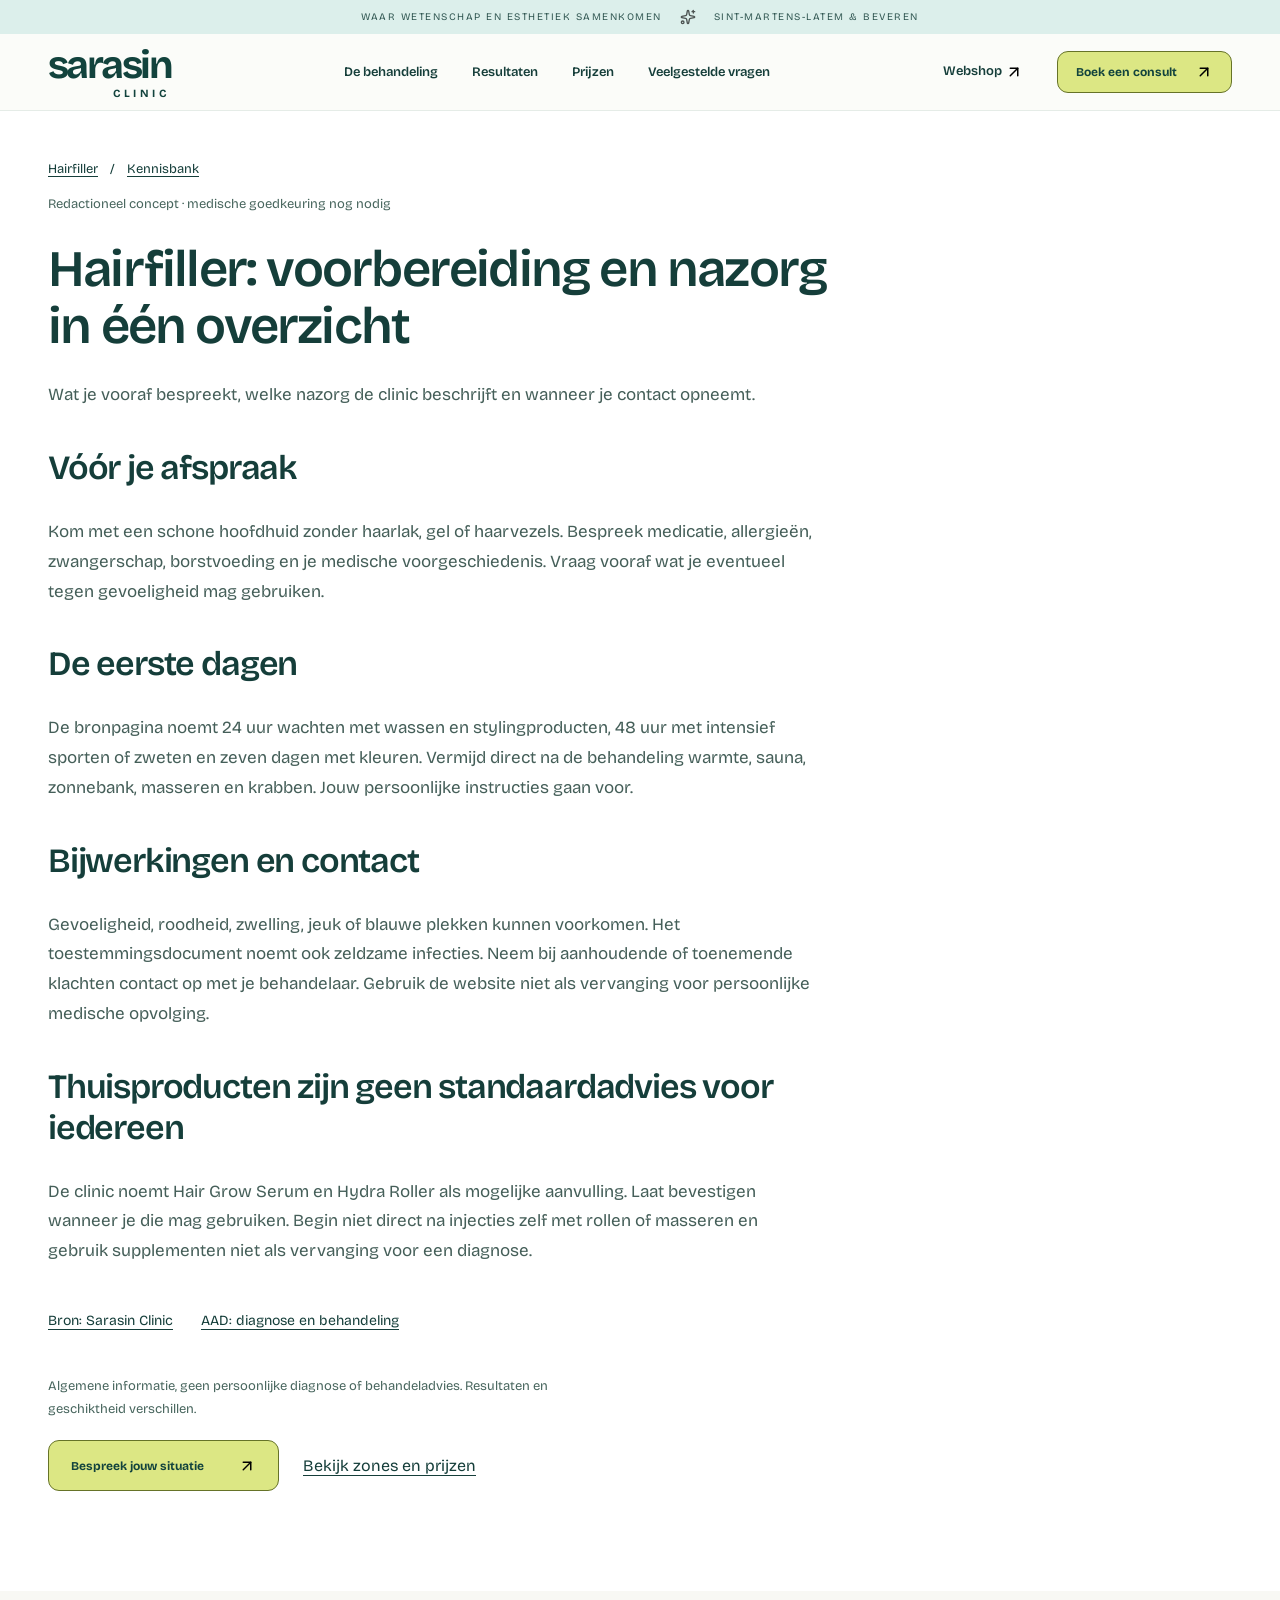
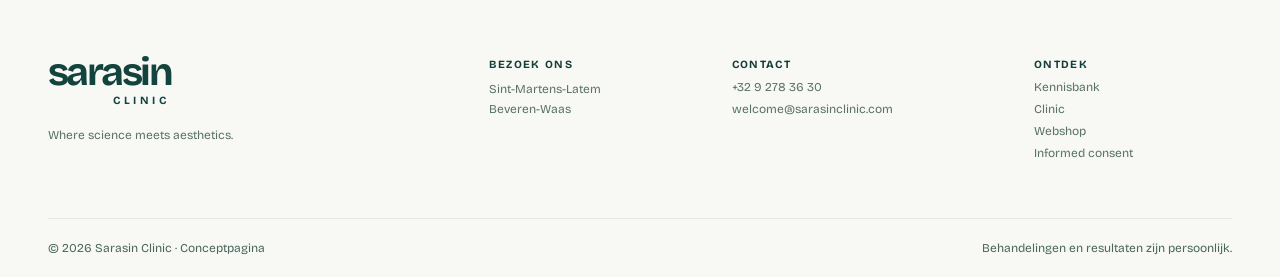
<file: blog/hairfiller-voor-en-nazorg/index.html>
<!doctype html><html lang="nl-BE"><head><meta charset="utf-8"><meta name="viewport" content="width=device-width,initial-scale=1,viewport-fit=cover"><meta name="robots" content="noindex,follow"><title>Hairfiller: voorbereiding en nazorg in één overzicht | Sarasin Clinic</title><meta name="description" content="Wat je vooraf bespreekt, welke nazorg de clinic beschrijft en wanneer je contact opneemt."><link rel="canonical" href="https://hairfiller-redesign.vercel.app/blog/hairfiller-voor-en-nazorg/"><meta property="og:title" content="Hairfiller: voorbereiding en nazorg in één overzicht"><meta property="og:description" content="Wat je vooraf bespreekt, welke nazorg de clinic beschrijft en wanneer je contact opneemt."><meta property="og:type" content="article"><meta property="og:locale" content="nl_BE"><link rel="stylesheet" href="/styles.css"><link rel="stylesheet" href="/refined.css?v=20261107"><link rel="stylesheet" href="/pilot.css?v=20261107"><script defer src="/script.js"></script><script defer src="/measurement.js"></script><script type="application/ld+json">{"@context":"https://schema.org","@type":"Article","headline":"Hairfiller: voorbereiding en nazorg in één overzicht","description":"Wat je vooraf bespreekt, welke nazorg de clinic beschrijft en wanneer je contact opneemt.","inLanguage":"nl-BE","isBasedOn":"https://sarasinclinic.com/behandelingen/hairfiller/","creativeWorkStatus":"Draft"}</script></head><body><a class="skip-link" href="#main">Ga naar inhoud</a>
  <div class="announcement">Waar wetenschap en esthetiek samenkomen <span aria-hidden="true">✳</span> Sint-Martens-Latem & Beveren</div>
  <header class="site-header">
    <div class="header-inner wrap">
      <a class="wordmark" href="https://sarasinclinic.com/" aria-label="Sarasin Clinic, homepage">sarasin<span class="wordmark-small">clinic</span></a>
      <nav class="desktop-nav" aria-label="Hoofdnavigatie">
        <a href="/#behandeling">De behandeling</a><a href="/#resultaten">Resultaten</a><a href="/#prijzen">Prijzen</a><a href="/#vragen">Veelgestelde vragen</a>
      </nav>
      <div class="header-actions"><a class="header-shop" href="https://www.sarasin.shop/" target="_blank" rel="noopener">Webshop <span aria-hidden="true">↗</span></a><a class="button button-small" href="https://booking.sarasinclinic.com/appointment/locations">Boek een consult <span aria-hidden="true">↗</span></a></div>
      <button class="menu-toggle" aria-label="Open menu" aria-expanded="false" aria-controls="mobile-menu"><span></span><span></span></button>
    </div>
    <nav id="mobile-menu" class="mobile-nav" aria-label="Mobiele navigatie" hidden><a href="/#behandeling">De behandeling</a><a href="/#resultaten">Resultaten</a><a href="/#prijzen">Prijzen</a><a href="/#vragen">Veelgestelde vragen</a><a href="https://www.sarasin.shop/">Webshop ↗</a><a href="https://booking.sarasinclinic.com/appointment/locations">Boek een consult ↗</a></nav>
  </header>
  <button class="menu-backdrop" type="button" aria-label="Sluit menu" tabindex="-1" hidden></button>

  <main id="main"><article class="article-page wrap"><nav class="article-breadcrumb" aria-label="Broodkruimel"><a href="/">Hairfiller</a><span>/</span><a href="/blog/">Kennisbank</a></nav><p class="pilot-note">Redactioneel concept · medische goedkeuring nog nodig</p><h1>Hairfiller: voorbereiding en nazorg in één overzicht</h1><p>Wat je vooraf bespreekt, welke nazorg de clinic beschrijft en wanneer je contact opneemt.</p><section><h2>Vóór je afspraak</h2><p>Kom met een schone hoofdhuid zonder haarlak, gel of haarvezels. Bespreek medicatie, allergieën, zwangerschap, borstvoeding en je medische voorgeschiedenis. Vraag vooraf wat je eventueel tegen gevoeligheid mag gebruiken.</p></section><section><h2>De eerste dagen</h2><p>De bronpagina noemt 24 uur wachten met wassen en stylingproducten, 48 uur met intensief sporten of zweten en zeven dagen met kleuren. Vermijd direct na de behandeling warmte, sauna, zonnebank, masseren en krabben. Jouw persoonlijke instructies gaan voor.</p></section><section><h2>Bijwerkingen en contact</h2><p>Gevoeligheid, roodheid, zwelling, jeuk of blauwe plekken kunnen voorkomen. Het toestemmingsdocument noemt ook zeldzame infecties. Neem bij aanhoudende of toenemende klachten contact op met je behandelaar. Gebruik de website niet als vervanging voor persoonlijke medische opvolging.</p></section><section><h2>Thuisproducten zijn geen standaardadvies voor iedereen</h2><p>De clinic noemt Hair Grow Serum en Hydra Roller als mogelijke aanvulling. Laat bevestigen wanneer je die mag gebruiken. Begin niet direct na injecties zelf met rollen of masseren en gebruik supplementen niet als vervanging voor een diagnose.</p></section><div class="source-links"><a href="https://sarasinclinic.com/behandelingen/hairfiller/">Bron: Sarasin Clinic</a><a href="https://www.aad.org/public/diseases/hair-loss/treatment/diagnosis-treat/">AAD: diagnose en behandeling</a></div><p class="pilot-note">Algemene informatie, geen persoonlijke diagnose of behandeladvies. Resultaten en geschiktheid verschillen.</p><div class="pilot-actions"><a class="button" href="https://booking.sarasinclinic.com/appointment/locations">Bespreek jouw situatie <span aria-hidden="true">↗</span></a><a href="/#prijzen">Bekijk zones en prijzen</a></div></article></main><footer class="site-footer"><div class="wrap footer-grid"><div><a class="wordmark" href="https://sarasinclinic.com/">sarasin<span class="wordmark-small">clinic</span></a><p>Where science meets aesthetics.</p></div><div><strong>Bezoek ons</strong><p>Sint-Martens-Latem<br>Beveren-Waas</p></div><div><strong>Contact</strong><a href="tel:+3292783630">+32 9 278 36 30</a><a href="mailto:welcome@sarasinclinic.com">welcome@sarasinclinic.com</a></div><div><strong>Ontdek</strong><a href="/blog/">Kennisbank</a><a href="https://sarasinclinic.com/">Clinic</a><a href="https://www.sarasin.shop/">Webshop</a><a href="https://sarasinclinic.com/informed-consent/">Informed consent</a></div></div><div class="wrap footer-bottom"><span>© 2026 Sarasin Clinic · Conceptpagina</span><span>Behandelingen en resultaten zijn persoonlijk.</span></div></footer>
  <dialog id="video-dialog" aria-label="Video afspelen"><button class="dialog-close" aria-label="Sluit video">×</button><div class="video-frame"></div></dialog>
</body></html>
</file>
<file: homepage.css>
@font-face{font-family:"Bricolage Grotesque";src:url('assets/fonts/BricolageGrotesque-Regular.woff2') format('woff2');font-weight:400;font-display:swap}
@font-face{font-family:"Bricolage Grotesque";src:url('assets/fonts/BricolageGrotesque-Medium.woff2') format('woff2');font-weight:500;font-display:swap}
@font-face{font-family:"Bricolage Grotesque";src:url('assets/fonts/BricolageGrotesque-SemiBold.woff2') format('woff2');font-weight:600;font-display:swap}
@font-face{font-family:"Bricolage Grotesque";src:url('assets/fonts/BricolageGrotesque-Bold.woff2') format('woff2');font-weight:700;font-display:swap}
:root{--ink:#153f3b;--muted:#4b6761;--sage:#e5efea;--sage-deep:#c6dad0;--paper:#fff;--cream:#f8f7f2;--line:#cadbd3;--accent:#dce784;--accent-hover:#cedd64;--radius:16px;--gutter:48px;--header:88px}
*{box-sizing:border-box}html{scroll-behavior:smooth;scroll-padding-top:110px;scrollbar-color:#799f8c #edf3ef}body{margin:0;background:var(--paper);color:var(--ink);font-family:"Bricolage Grotesque",sans-serif;font-size:17px;line-height:1.65;-webkit-font-smoothing:antialiased}::selection{background:var(--accent);color:var(--ink)}a{color:inherit;text-underline-offset:5px;text-decoration-thickness:1px}a:hover{color:#386d57}a:focus-visible,button:focus-visible,summary:focus-visible,[tabindex]:focus-visible{outline:3px solid #648b18;outline-offset:5px}button,input{font:inherit}button,summary,a{-webkit-tap-highlight-color:transparent}button{color:inherit;cursor:pointer}button:disabled{cursor:not-allowed;opacity:.5}img{max-width:100%;height:auto;display:block}button img{pointer-events:none}figure{margin:0}p{margin:0 0 1.25em}ul,ol{padding-left:1.25em}li+li{margin-top:.75em}h1,h2,h3{font-weight:600;letter-spacing:-.035em;line-height:1.12;text-wrap:balance;margin:0 0 .6em}h1{font-size:clamp(38px,4.2vw,70px);max-width:16ch}h2{font-size:clamp(30px,3vw,48px)}h3{font-size:clamp(22px,2vw,29px)}strong{font-weight:600}.wrap{width:calc(100% - var(--gutter)*2);max-width:1560px;margin-inline:auto}.section-space{padding-block:88px}.split{display:grid;grid-template-columns:1fr 1fr;gap:clamp(40px,5vw,88px);align-items:center}.split>*{min-width:0}.reading{max-width:72ch}.reading p:last-child{margin-bottom:0}.reading-wide{max-width:85ch;margin-inline:auto}.sage-band{background:var(--sage)}.center-heading{max-width:980px;text-align:center;margin:0 auto 44px}.center-heading p{max-width:76ch;margin-inline:auto}.section-heading{display:flex;align-items:end;justify-content:space-between;gap:30px;margin-bottom:32px}.section-heading>*{max-width:65ch}.icon{display:inline-block;vertical-align:middle;width:22px;height:22px;flex-shrink:0;object-fit:contain}.button{display:inline-flex;align-items:center;justify-content:center;gap:28px;background:var(--accent);padding:17px 26px;border-radius:12px;color:var(--ink);font-weight:600;line-height:1.3;text-decoration:none;min-height:54px;transition:background .18s ease}.button:hover{background:var(--accent-hover);color:var(--ink)}.button-small{padding:12px 20px;min-height:48px;font-size:14px}.text-link{display:inline-flex;gap:12px;align-items:center;font-weight:600}.clinical-note{font-size:13px;line-height:1.6;color:var(--muted);margin-top:22px}.skip-link{position:fixed;left:20px;top:-100px;z-index:200;background:var(--accent);padding:12px 24px}.skip-link:focus{top:12px}.announcement{text-align:center;background:var(--sage);font-size:11px;letter-spacing:.12em;padding:8px 20px;text-transform:uppercase}.announcement span{padding-left:30px}.site-header{position:sticky;top:0;background:#fbfcf9;z-index:40;border-bottom:1px solid var(--line)}.header-inner{height:var(--header);display:flex;align-items:center;justify-content:space-between;gap:24px}.wordmark{font:700 51px/.85 "Bricolage Grotesque",sans-serif;letter-spacing:-.085em;text-decoration:none;display:inline-block;flex-shrink:0}.wordmark span{display:block;font:600 10px/1.2 "Bricolage Grotesque",sans-serif;letter-spacing:.38em;text-align:right;margin-top:10px;padding-right:2px}.desktop-nav{display:flex;gap:24px;align-items:center;font-size:14px;font-weight:500}.desktop-nav a,.header-actions>a{text-decoration:none}.header-actions{display:flex;gap:30px;align-items:center;font-size:14px}.header-actions>a{display:flex;align-items:center;gap:8px}.menu-toggle{display:none}.menu-backdrop[hidden],#mobile-menu[hidden],[hidden]{display:none!important}.review-notice{font-size:11px;color:var(--muted);padding-top:13px}.hero{display:grid;grid-template-columns:1fr 1fr;gap:50px;align-items:center;padding-block:38px 64px}.hero-copy h1 span{color:#5b8071}.hero-intro{max-width:62ch;margin:22px 0}.hero-intro strong{font-weight:500}.review-inline{display:flex;align-items:center;gap:8px;font-size:14px;margin:20px 0}.hero-cta .source-action>a{display:inline-flex;gap:30px;align-items:center;border-radius:12px;background:var(--accent);font-weight:600;padding:16px 26px;min-height:54px;text-decoration:none}.hero-cta .source-action>a:after{content:'';width:20px;height:20px;background:url('assets/icons/arrow-up-right.svg') center/contain no-repeat}.hero-disclaimer{font-size:12px;color:var(--muted);margin:12px 0 24px}.hero-facts{display:grid;grid-template-columns:repeat(3,1fr);gap:20px;padding-top:20px;border-top:1px solid var(--line)}.hero-facts>div{display:flex;gap:12px;align-items:center}.hero-facts p{font-size:14px;margin:0}.hero-facts .source-item:first-child{font-size:10px;letter-spacing:.08em;color:var(--muted)}.hero-facts .source-item:first-child p{font-size:10px}.hero-comparison{position:relative;background:var(--sage);border-radius:var(--radius);overflow:hidden;aspect-ratio:1.1;display:flex;align-items:center}.hero-comparison>img{width:100%;height:100%;object-fit:contain}.photo-caption{position:absolute;bottom:12px;left:12px;right:12px;background:#ffffffed;padding:7px 12px;border-radius:6px;font-size:11px;color:var(--ink);text-align:center}.result-picker{display:flex;align-items:center;gap:10px;margin-top:14px}.result-picker button{background:#fff;border:1px solid var(--line);border-radius:10px;padding:5px;display:flex;align-items:center;gap:7px;font-size:11px;min-height:44px;flex:1}.result-picker button[aria-pressed=true]{border-color:var(--ink);background:var(--sage)}.result-picker img{width:40px;height:36px;object-fit:contain;border-radius:4px}.result-picker #hero-pause{flex:0;padding:10px;min-width:75px;justify-content:center}.press-strip{background:var(--sage);border-block:1px solid var(--line)}.press-strip>.wrap{display:flex;align-items:center;gap:60px;padding-block:25px}.press-strip span{font-size:13px;letter-spacing:.05em}.press-strip a{font-size:28px;font-weight:700;letter-spacing:-.03em;text-decoration:none}.press-strip a:last-child{font-size:15px;font-weight:500;margin-left:auto}.image-composition{display:grid;grid-template-columns:1fr 1fr;gap:12px}.image-composition>img{border-radius:var(--radius);width:100%;object-fit:contain;background:#fff}.image-composition>img:first-child{grid-column:1/-1;max-height:400px}.image-composition>img:last-child{grid-column:2;aspect-ratio:1.1}.image-composition figcaption{align-self:center;font-size:26px;line-height:1.25;letter-spacing:-.03em;max-width:8ch}.intro-section .reading>h2:not(:first-child){font-size:27px;margin-top:34px}.mini-consult{display:flex;align-items:center;gap:20px;margin-top:32px;padding-top:25px;border-top:1px solid var(--line)}.mini-consult>div:first-child{width:76px;flex-shrink:0}.mini-consult img{border-radius:50%}.mini-consult h3{font-size:22px}.mini-consult p{font-size:14px}.page-guides{display:grid;grid-template-columns:1fr 1fr;gap:24px}.guide-card{background:var(--cream);padding:32px;border-radius:var(--radius)}.guide-card:nth-child(2){background:var(--sage)}.guide-card h2{font-size:24px;text-transform:none}.guide-card li{margin-top:14px}.guide-card ol{list-style:none;padding:0}.guide-card a{display:inline-flex;gap:12px;align-items:center;font-size:15px;text-decoration:none}.guide-card a:after{content:'';width:17px;height:17px;flex-shrink:0;background:url('assets/icons/arrow-up-right.svg') center/contain no-repeat}.guide-card .source-action{display:inline-block;margin:8px 14px 8px 0}.guide-card .source-action>a{padding:8px 12px;border-radius:8px;background:#d8e7de}.guide-card:nth-child(2)>.source-action{display:block;padding-bottom:8px;border-bottom:1px solid var(--line)}.solution-visual{position:relative;align-self:stretch;display:flex;flex-direction:column;justify-content:center}.solution-visual>img{width:100%;max-height:650px;object-fit:cover;border-radius:var(--radius)}.solution-caption{display:flex;align-items:center;gap:12px;background:var(--sage);padding:22px;font-size:15px;line-height:1.5;border-radius:0 0 var(--radius) var(--radius)}.image-link{display:inline-flex;align-items:center;justify-content:space-between;font-size:14px;padding-top:20px}.source-item img{margin-inline:auto}.source-item p{max-width:75ch}.source-picture img{border-radius:12px;object-fit:contain;max-height:540px}.source-action>a{display:inline-flex;align-items:center;font-weight:600;gap:12px;margin-block:6px}.reading .source-picture{margin-block:25px}.benefits-visual{display:grid;grid-template-columns:1fr 1fr;gap:12px}.benefits-visual>.source-picture{grid-column:1/-1}.benefits-visual img{width:100%;object-fit:contain;border-radius:var(--radius)}.benefits-visual>img{grid-column:1/-1;max-height:350px;object-fit:cover}.benefits-section ul{list-style:none;padding:0}.benefits-section li{padding:16px 0 16px 35px;border-bottom:1px solid var(--line);position:relative;margin:0}.benefits-section li:before{content:'';position:absolute;left:0;top:20px;width:20px;height:20px;background:url('assets/icons/circle-check.svg') center/contain no-repeat}.audience-layout{display:grid;grid-template-columns:1fr 1fr;gap:48px;align-items:start}.audience-photo{display:grid;grid-template-columns:1fr 1fr;gap:12px}.audience-photo img{aspect-ratio:.8;object-fit:contain;border-radius:var(--radius);background:#fff}.suitability ul{list-style:none;padding:0;margin-top:0}.suitability li{padding-left:30px;position:relative}.suitability li:before{content:'';position:absolute;left:0;top:4px;width:19px;height:19px;background:url('assets/icons/circle-check.svg') center/contain no-repeat}.audience-links{display:flex;gap:12px;flex-wrap:wrap;margin-top:22px}.audience-links>a{background:#fff;border-radius:8px;padding:10px 14px;font-size:13px;text-decoration:none}.tabs{display:flex;justify-content:center;gap:24px;border-bottom:1px solid var(--line);margin-bottom:32px}.tabs button{display:flex;align-items:center;gap:10px;background:none;border:0;padding:18px 22px;color:var(--muted);border-bottom:2px solid transparent;font-size:17px;font-weight:500}.tabs button[aria-selected=true]{color:var(--ink);border-color:var(--ink)}.ingredients>[role=tabpanel]{max-width:1100px;margin-inline:auto}.ingredients ul{display:grid;grid-template-columns:1fr 1fr;gap:20px 40px;padding-left:20px}.ingredients li{margin:0}.ingredients table tbody tr:nth-child(even){background:var(--cream)}.table-scroll{overflow-x:auto;border:1px solid var(--line);border-radius:12px;margin:24px 0;background:#fff}table{border-collapse:collapse;width:100%;font-size:15px;line-height:1.6;font-variant-numeric:tabular-nums}caption{padding:16px 20px;text-align:left;font-weight:600;background:#f3f6f2}td,th{padding:18px 20px;border-bottom:1px solid var(--line);vertical-align:top;text-align:left;overflow-wrap:anywhere}thead th{background:#dbe8e0;font-weight:600}tbody tr:last-child td,tbody tr:last-child th{border-bottom:0}.content-detail{border-block:1px solid var(--line);margin-block:22px}.content-detail summary,.faq summary{display:flex;align-items:center;justify-content:space-between;gap:18px;cursor:pointer;list-style:none;font-size:18px;font-weight:500;padding:22px 0}.content-detail summary::-webkit-details-marker,.faq summary::-webkit-details-marker{display:none}.content-detail[open]>summary>.icon,.faq[open]>summary>.icon{transform:rotate(45deg)}.content-detail>.source-item,.content-detail>.table-scroll{margin-bottom:24px}.content-detail>p{padding-bottom:12px}.video-cover{position:relative;display:block;width:100%;background:#d7e6de;border:0;padding:0;border-radius:var(--radius);overflow:hidden}.video-cover .source-picture{height:100%}.video-cover img:not(.icon){width:100%;height:100%;object-fit:cover;border-radius:0;max-height:none}.play-circle{position:absolute;top:50%;left:50%;transform:translate(-50%,-50%);display:grid;place-items:center;width:60px;height:60px;background:#fff;border-radius:50%}.play-circle .icon{width:25px;height:25px;margin-left:3px}.feature-video .video-cover{height:530px}.feature-video h3{margin-top:20px;font-size:22px}.process-intro{align-items:start}.process-intro .table-scroll{font-size:14px}.process-intro td,.process-intro th{padding:12px}.video-heading{display:flex;align-items:end;justify-content:space-between;gap:30px;margin-top:65px;margin-bottom:25px}.video-heading p{font-size:14px;max-width:50ch}.video-grid{display:grid;grid-template-columns:repeat(3,1fr);gap:24px}.video-grid .video-cover{height:260px}.video-card h3{font-size:18px;line-height:1.35;margin-top:16px;margin-bottom:0}.source-video{margin-top:24px}.source-video .video-cover{height:330px}.source-video .video-cover>img{object-fit:contain}.source-video .video-title{display:block;position:absolute;bottom:0;left:0;right:0;background:#fffffff2;padding:12px 18px;font-size:15px;font-weight:500;text-align:left}.original-video-link{font-size:13px;display:inline-flex;gap:8px;align-items:center;margin-top:12px}.care-tables{display:grid;grid-template-columns:.85fr 1.15fr;gap:24px}.care-tables .table-scroll{height:100%}.original-care-image{max-width:850px;margin-inline:auto}.original-care-image img{max-height:none}.results-section .center-heading ul{display:flex;flex-wrap:wrap;justify-content:center;gap:12px 30px;list-style:none;padding:0;font-size:15px}.results-section .center-heading li{margin:0;display:flex;align-items:center;gap:8px}.results-section .center-heading li:before{content:'';width:18px;height:18px;background:url('assets/icons/circle-check.svg') center/contain no-repeat}.featured-results,.source-gallery{display:grid;grid-template-columns:repeat(3,1fr);gap:24px}.result-card{background:#fff;border-radius:var(--radius);overflow:hidden}.result-card .source-item{height:310px;padding:12px}.result-card .source-item>a{display:block;height:100%}.result-card img{width:100%;height:100%;object-fit:contain;max-height:none}.result-card figcaption{padding:20px;font-size:17px;font-weight:500;line-height:1.4}.result-card small{display:block;font-size:12px;font-weight:400;color:var(--muted);margin-top:10px}.source-gallery{padding-bottom:24px}.source-gallery .result-card .source-item{height:250px}.full-gallery summary,.original-animation summary{font-size:16px}.original-animation .source-picture{max-width:560px;margin-inline:auto}.result-context{display:block;max-width:900px;margin:40px auto 0}.inline-source{display:inline}.instagram-card{padding:20px;background:#fff;border-radius:12px;display:flex;align-items:center;gap:15px;margin:25px 0}.instagram-card>a{flex:1}.review-columns{display:grid;grid-template-columns:1fr 1fr .8fr;gap:24px;align-items:start}.review-columns blockquote{margin:0;padding:30px;background:var(--sage);border-radius:var(--radius)}.review-columns blockquote p{margin-top:22px;font-size:20px;line-height:1.5;letter-spacing:-.02em}.review-columns cite{font-style:normal;font-size:15px;font-weight:600}.review-columns small{display:block;font-size:12px;line-height:1.5;color:var(--muted);margin-top:10px}.review-link{background:var(--ink);color:#fff;padding:30px;min-height:280px;display:flex;flex-direction:column;justify-content:space-between;border-radius:var(--radius);text-decoration:none;font-size:14px}.review-link>span{font-size:35px;line-height:1.12;letter-spacing:-.03em}.review-link .icon{filter:brightness(0) invert(1)}.review-link:hover{color:var(--accent)}.stories-section,.publications{margin-top:60px}.stories-section>h2,.publications>h2{font-size:30px}.story-grid{display:grid;grid-template-columns:1fr 1fr;gap:24px}.story-grid .video-cover{height:350px}.publication-grid{display:grid;grid-template-columns:repeat(3,1fr);gap:24px}.publication-grid>.source-picture{background:var(--cream);border-radius:var(--radius);padding:16px;display:flex;align-items:center;justify-content:center}.publication-grid img{width:100%;height:320px;object-fit:contain;max-height:none}.publications> .source-item p{font-size:14px;margin-top:14px}.consult-panel{display:flex;align-items:center;gap:25px;background:var(--sage);padding:30px;border-radius:var(--radius);margin-top:45px}.consult-panel>.source-picture{width:100px;flex-shrink:0}.consult-panel h3{font-size:25px}.consult-panel p{font-size:15px}.price-layout{display:grid;grid-template-columns:1fr 1fr;gap:65px;align-items:center}.price-image{background:#fff;border-radius:var(--radius);padding:35px}.price-image img{width:100%;max-height:500px}.price-image p{font-size:13px;text-align:center;margin-top:25px;color:var(--muted)}.price-options{display:grid;gap:12px;margin-top:30px}.price-option{display:flex;align-items:center;justify-content:space-between;gap:15px;padding:18px 20px;background:#fff;border-radius:12px;text-decoration:none;border:1px solid var(--line)}.price-option>span,.price-option strong{display:flex;align-items:center;gap:14px}.price-option small{display:block;font-size:13px;color:var(--muted);font-weight:400}.price-option strong{font-size:25px;font-variant-numeric:tabular-nums}.price-option strong .icon{width:17px}.price-option:hover{border-color:var(--ink);color:var(--ink)}.price-layout table{font-size:13px}.price-layout td,.price-layout th{padding:10px}.alternatives-intro>h3{font-size:30px}.alternative-columns{display:grid;grid-template-columns:1fr 1fr;gap:30px;margin-top:25px}.alternative-columns summary h3{font-size:25px;margin:0}.alternative-columns .source-item{max-width:72ch}.longevity-band{background:#173f39;color:#fff}.longevity-band a{color:inherit}.longevity-band .clinical-note{color:#d4e4dc}.lifestyle-photo{position:relative;align-self:stretch;min-height:500px;overflow:hidden;border-radius:var(--radius)}.lifestyle-photo>img{width:100%;height:100%;position:absolute;object-fit:cover}.product-feature{display:grid;grid-template-columns:140px 1fr;gap:24px;align-items:center;margin:35px 0;background:#f4f7f0;color:var(--ink);padding:25px;border-radius:var(--radius)}.product-feature h3{font-size:25px}.product-feature p{font-size:15px}.product-feature>.source-picture img{max-height:240px}.selfcare-section{margin-top:60px}.selfcare-section h3{font-size:32px}.selfcare-section .source-item p{max-width:90ch}.selfcare-section .table-scroll{color:var(--ink)}.selfcare-section a:not(.table-scroll a){color:#e3edbd}.selfcare-section .table-scroll a{color:var(--ink)}.selfcare-section>.source-picture{max-width:250px;display:none}.quiz-section{padding:30px;background:#f4f7f0;color:var(--ink);border-radius:var(--radius);margin-top:35px}.quiz-section h3{font-size:26px}.quiz-section p{max-width:none}.faq-section{display:grid;grid-template-columns:.8fr 1.2fr;gap:70px;align-items:start}.faq-section>div:first-child{position:sticky;top:130px}.faq-section .button{margin-top:20px}.faq{border-bottom:1px solid var(--line)}.faq:first-child{border-top:1px solid var(--line)}.faq summary{padding:22px 0}.faq summary h3{font-size:18px;font-weight:500;line-height:1.4;letter-spacing:-.015em;margin:0}.faq-answer{padding:0 30px 25px 0}.faq-answer p{font-size:16px;line-height:1.75;margin:0}.author-section{display:grid;grid-template-columns:180px 1fr;gap:45px;align-items:start;max-width:1150px}.author-section>.source-picture{padding-top:10px}.author-section img{width:180px;border-radius:50%}.author-section h2{font-size:32px}.author-section .reading{max-width:80ch}.author-section .reading p{font-size:16px}.final-consult{display:grid;grid-template-columns:.8fr 1.2fr;gap:65px;align-items:center}.final-consult>div:first-child img{width:100%;height:350px;object-fit:cover;border-radius:var(--radius)}.source-tools{padding-bottom:50px;font-size:14px}.source-tools summary{display:flex;align-items:center;gap:12px;cursor:pointer}.source-tools a{display:inline-flex;align-items:center;gap:10px;margin:12px 24px 0 0}.site-footer{background:var(--sage);padding:45px 0}.site-footer>.wrap{display:grid;grid-template-columns:180px 1fr 1fr;gap:20px;align-items:center}.site-footer .wordmark{font-size:42px}.site-footer p{font-size:14px;margin:0}.site-footer>.wrap>div{display:flex;gap:20px;justify-content:end;flex-wrap:wrap;font-size:13px}.site-footer small{grid-column:1/-1;font-size:11px;color:var(--muted)}.mobile-booking{display:none}dialog{border:0;border-radius:var(--radius);padding:40px 20px 20px;background:var(--cream);width:min(1000px,95vw);max-height:90dvh}dialog::backdrop{background:#102c28cc}.dialog-close{position:absolute;top:8px;right:10px;border:0;padding:4px;background:none;display:grid;place-items:center;min-width:36px;min-height:32px}.video-frame{aspect-ratio:16/9}.video-frame iframe{width:100%;height:100%;border:0}.menu-open{overflow:hidden}.menu-backdrop{position:fixed;inset:0;z-index:35;background:#153f3b66;border:0}#mobile-menu{position:fixed;top:var(--mobile-menu-top,88px);left:0;right:0;bottom:0;z-index:45;background:#f8faf6;padding:24px var(--gutter);overflow:auto}#mobile-menu>a:not(.button){display:flex;justify-content:space-between;padding:17px 0;border-bottom:1px solid var(--line);text-decoration:none}#mobile-menu .button{margin-top:24px;width:100%}
@media(min-width:1700px){.hero h1{font-size:72px}.hero{gap:80px}}
@media(max-width:1180px){.desktop-nav{gap:15px;font-size:12px}.header-actions{gap:15px}.header-actions>a:first-child{display:none}.hero{gap:30px}.hero h1{font-size:48px}.hero-facts{gap:12px}.hero-facts>div{gap:7px}.hero-facts .icon{width:17px}.result-picker button{flex-direction:column}.result-picker #hero-pause{align-self:stretch}.story-grid .video-cover{height:280px}.review-columns{grid-template-columns:1fr 1fr}.review-link{grid-column:1/-1;min-height:150px;flex-direction:row;align-items:end}.review-link>span{font-size:30px}.publication-grid img{height:250px}.feature-video .video-cover{height:450px}}
@media(max-width:900px){.desktop-nav,.header-actions{display:none}.menu-toggle{display:grid;place-items:center;border:0;background:none;min-width:48px;min-height:48px}.menu-toggle .icon{width:27px;height:27px}.split{gap:35px}.hero h1{font-size:42px}.hero-intro{font-size:16px}.hero-facts{grid-template-columns:1fr;gap:10px}.hero-facts>div>div{display:flex;gap:10px;align-items:center}.hero-facts .source-item:first-child p{font-size:10px;min-width:90px}.section-space{padding-block:65px}.care-tables{grid-template-columns:1fr}.process-intro{grid-template-columns:.8fr 1.2fr}.feature-video .video-cover{height:370px}.price-layout{gap:30px}.video-grid{grid-template-columns:1fr 1fr}.faq-section{gap:35px}.source-video .video-cover{height:240px}.product-feature{grid-template-columns:90px 1fr;gap:18px;padding:20px}.product-feature h3{font-size:22px}.publication-grid img{height:200px}.section-heading{display:block}.table-scroll table{font-size:14px}.table-scroll td,.table-scroll th{padding:12px}}
@media(max-width:700px){:root{--gutter:24px;--header:72px}body{font-size:16px;line-height:1.7}html{scroll-padding-top:90px}.announcement{font-size:9px;padding:7px 12px;letter-spacing:.07em}.announcement span{padding-left:16px}.wordmark{font-size:40px}.wordmark span{font-size:8px;margin-top:8px}.review-notice{font-size:9px;line-height:1.5;padding-top:10px}.hero{display:flex;flex-direction:column;gap:24px;padding-block:20px 40px}.hero-visual{order:-1;width:100%}.hero-comparison{aspect-ratio:1.27;border-radius:12px}.hero-comparison img{object-fit:contain}.result-picker{gap:6px;margin-top:8px}.result-picker button{flex-direction:row;font-size:9px;padding:4px;gap:4px;border-radius:6px}.result-picker img{width:27px;height:25px}.result-picker #hero-pause{font-size:10px;min-width:54px;padding:6px}.photo-caption{font-size:9px;padding:5px 7px;left:8px;right:8px;bottom:8px}.hero-copy{text-align:center}.hero-copy h1{font-size:38px;max-width:100%;line-height:1.12;margin-bottom:18px}.hero-copy h1 span{color:var(--ink)}.hero-intro{font-size:15px;line-height:1.65;margin:0 0 18px}.hero-cta{display:flex;justify-content:center}.hero-cta .source-action{width:100%}.hero-cta .source-action>a{width:100%;justify-content:center}.review-inline{justify-content:center;font-size:12px;margin:16px 0}.hero-disclaimer{font-size:11px;margin:10px 0 20px}.hero-facts{grid-template-columns:repeat(3,1fr);gap:10px;padding-top:18px;text-align:left}.hero-facts>div{display:block}.hero-facts>div>div{display:block}.hero-facts>div>.icon{display:none}.hero-facts .source-item:first-child p{font-size:9px;min-width:0}.hero-facts p{font-size:12px}.press-strip>.wrap{gap:20px;padding-block:18px;flex-wrap:wrap;justify-content:center}.press-strip span{font-size:10px}.press-strip a{font-size:22px}.press-strip a:last-child{font-size:11px;margin-left:0}.section-space{padding-block:48px}.split{grid-template-columns:1fr;gap:28px}h2{font-size:31px}h3{font-size:23px}.center-heading{margin-bottom:28px;text-align:left}.center-heading p{font-size:15px}.intro-section{display:flex;flex-direction:column}.intro-section .reading{order:-1}.intro-section .reading>h2:not(:first-child){font-size:25px;margin-top:28px}.image-composition{width:100%;grid-template-columns:1fr 1fr;gap:10px}.image-composition>img:first-child{grid-column:1;aspect-ratio:1;max-height:260px}.image-composition>img:last-child{grid-column:2;aspect-ratio:1;grid-row:1}.image-composition figcaption{grid-column:1/-1;max-width:none;font-size:15px;grid-row:2;text-align:center}.mini-consult{gap:15px;margin-top:22px;padding-top:22px}.mini-consult>div:first-child{width:60px}.mini-consult h3{font-size:20px}.mini-consult p{font-size:13px}.mini-consult .source-action>a{font-size:13px}.page-guides{grid-template-columns:1fr;gap:14px;padding-block:28px}.guide-card{padding:24px}.guide-card h2{font-size:22px}.guide-card a{font-size:14px}.guide-card li{margin-top:12px}.solution-visual>img{height:360px}.solution-caption{font-size:13px;padding:18px}.reading .source-picture{margin-block:20px}.reading .source-picture img{width:100%;max-height:none}.benefits-section .benefits-visual{order:2;grid-template-columns:1fr}.benefits-visual>img{display:none}.benefits-section li{font-size:15px;padding-block:14px}.benefits-section li:before{top:18px}.audience-layout{grid-template-columns:1fr;gap:25px}.audience-photo img{aspect-ratio:1.05}.audience-links{gap:8px}.audience-links>a{font-size:12px}.audience-links .icon{width:15px}.tabs{gap:0;margin-bottom:25px}.tabs button{flex:1;font-size:14px;padding:14px 10px;gap:8px}.tabs .icon{width:18px}.ingredients ul{grid-template-columns:1fr;gap:16px}.table-scroll{margin-block:20px;border-radius:10px}table{font-size:13px;line-height:1.6}.table-scroll table{font-size:13px}.table-scroll td,.table-scroll th{padding:11px 12px}table caption{padding:13px 12px;font-size:13px}table thead{font-size:12px}table td p{margin:0}table th,table td{min-width:85px}.ingredients table td:last-child{min-width:140px}.process-intro{display:flex;flex-direction:column}.process-intro>.feature-video{width:100%;max-width:100%}.feature-video .video-cover{height:370px}.feature-video h3{font-size:20px}.process-intro>.reading{width:100%}.process-intro table{min-width:0}.process-intro thead{display:none}.process-intro tr{display:block;padding:15px 0;border-bottom:1px solid var(--line)}.process-intro td,.process-intro th{display:block;border:0;padding:5px 15px;min-width:0}.process-intro tr:last-child{border-bottom:0}.video-heading{display:block;margin-top:35px;margin-bottom:20px}.video-heading h2{font-size:27px}.video-heading p{font-size:13px}.video-grid{grid-template-columns:1fr 1fr;gap:20px 12px}.video-grid .video-cover{height:220px}.video-card h3{font-size:14px;margin-top:10px}.video-grid .play-circle{width:44px;height:44px}.video-grid .play-circle .icon{width:20px;height:20px}.care-tables{gap:16px}.care-tables .source-item+.source-item{margin-top:5px}.care-tables table td:first-child{min-width:90px}.care-tables table td:last-child{min-width:160px}.source-item>p{overflow-wrap:anywhere}.results-section .center-heading ul{justify-content:start;display:grid;gap:12px;font-size:14px}.section-heading h2{font-size:27px}.section-heading p{font-size:13px}.featured-results{grid-template-columns:1fr;gap:18px}.result-card{display:grid;grid-template-columns:1fr;min-width:0}.result-card .source-item{height:310px}.result-card figcaption{font-size:16px;padding:18px}.source-gallery{grid-template-columns:1fr 1fr;gap:12px}.source-gallery .result-card .source-item{height:180px;padding:6px}.source-gallery figcaption{font-size:12px;padding:12px}.source-gallery figcaption small{font-size:10px}.full-gallery summary,.original-animation summary{font-size:14px}.result-context{margin-top:30px}.instagram-card{padding:16px;font-size:13px;gap:10px}.instagram-card .icon{width:18px}.review-columns{grid-template-columns:1fr;gap:16px}.review-columns blockquote{padding:25px}.review-columns blockquote p{font-size:20px}.review-link{flex-direction:column;align-items:start;gap:24px;padding:25px}.review-link>span{font-size:29px}.stories-section,.publications{margin-top:35px}.stories-section>h2,.publications>h2{font-size:26px}.story-grid{grid-template-columns:1fr 1fr;gap:12px}.story-grid .video-cover{height:210px}.source-video{margin-top:10px}.source-video .video-title{font-size:12px;padding:10px;line-height:1.4}.original-video-link{font-size:11px}.publication-grid{grid-template-columns:1fr 1fr;gap:12px}.publication-grid>.source-picture:last-child{grid-column:1/-1}.publication-grid>.source-picture{padding:8px}.publication-grid img{height:240px;border-radius:8px}.publication-grid>.source-picture:last-child img{height:auto;max-height:200px}.consult-panel{padding:22px;gap:15px;margin-top:30px}.consult-panel>.source-picture{width:55px}.consult-panel h3{font-size:22px}.consult-panel p{font-size:13px}.price-layout{grid-template-columns:1fr;gap:28px}.price-image{padding:22px}.price-image p{margin:16px 0 0;font-size:11px}.price-options{gap:10px;margin-top:20px}.price-option{padding:16px}.price-option>span{gap:10px}.price-option strong{font-size:22px;gap:8px}.price-option small{font-size:12px}.price-option .icon{width:18px}.price-layout .button{width:100%;margin-top:15px}.alternative-columns{grid-template-columns:1fr;gap:0}.alternative-columns summary h3{font-size:23px}.alternatives-intro>h3{font-size:24px}.alternatives-intro table{min-width:580px}.lifestyle-photo{min-height:360px}.longevity-copy h2{font-size:33px}.longevity-copy>p{font-size:15px}.product-feature{grid-template-columns:75px 1fr;padding:18px;gap:16px;margin:25px 0}.product-feature h3{font-size:21px}.product-feature p{font-size:13px;line-height:1.65}.product-feature a{font-size:13px}.selfcare-section{margin-top:35px}.selfcare-section h3{font-size:27px}.selfcare-section table td:first-child{width:40%}.selfcare-section .table-scroll{background:white}.selfcare-section .source-item p{font-size:14px}.quiz-section{padding:22px;margin-top:25px}.quiz-section h3{font-size:23px}.quiz-section p{font-size:14px}.faq-section{grid-template-columns:1fr;gap:25px}.faq-section>div:first-child{position:static}.faq-section .button{margin-top:5px;font-size:14px}.faq summary h3{font-size:16px}.faq summary{padding:20px 0}.faq-answer{padding-right:0;padding-bottom:20px}.faq-answer p{font-size:14px}.author-section{grid-template-columns:1fr;gap:25px}.author-section>.source-picture{width:100px;padding:0}.author-section img{width:100px}.author-section h2{font-size:28px}.author-section .reading p{font-size:14px}.final-consult{grid-template-columns:1fr;gap:28px}.final-consult>div:first-child img{height:260px}.final-consult h2{font-size:32px}.final-consult p{font-size:15px}.final-consult .button{width:100%}.source-tools{font-size:12px;padding-bottom:32px}.source-tools summary{font-size:13px}.site-footer{padding-block:32px 100px}.site-footer>.wrap{grid-template-columns:1fr}.site-footer p{font-size:12px}.site-footer>.wrap>div{justify-content:start;gap:16px;font-size:12px}.site-footer .wordmark{font-size:38px;justify-self:start}.site-footer small{font-size:10px}.mobile-booking{display:flex;position:fixed;bottom:calc(12px + env(safe-area-inset-bottom));left:16px;right:16px;z-index:30;box-shadow:0 5px 20px #153f3b2e;font-size:14px;min-height:52px;padding:14px 18px}.menu-open .mobile-booking{visibility:hidden}.clinical-note{font-size:11px;line-height:1.65}.content-detail summary{font-size:16px}.source-action>a{font-size:14px}dialog{padding:38px 10px 10px}}
@media(max-width:370px){:root{--gutter:18px}.hero-copy h1{font-size:33px}.hero-facts p{font-size:11px}.result-picker button span{display:none}.result-picker button{justify-content:center}.result-picker img{width:35px}.hero-comparison{aspect-ratio:1.1}.button{font-size:14px;padding-inline:18px}.video-grid .video-cover{height:190px}.story-grid .video-cover{height:180px}.product-feature{grid-template-columns:60px 1fr;gap:12px}.product-feature h3{font-size:19px}.publication-grid img{height:210px}}
.selfcare-section>.source-picture{display:block;max-width:360px;margin:25px auto}.hero-cta .source-action>a{word-spacing:.05em}.lifestyle-photo>img{object-fit:contain}.lifestyle-photo{background:#f7efe3;min-height:400px}.anchor-target{scroll-margin-top:110px}
@media(max-width:700px){.hero-copy h1{font-size:33px}.hero-intro{font-size:14px}.hero-comparison{aspect-ratio:1.4}.selfcare-section>.source-picture{max-width:270px}}
.wordmark span{font-size:11px}.hero-facts .source-item:first-child p{font-size:11px}.photo-caption{font-size:12px}.clinical-note{font-size:13px}.mobile-booking{box-shadow:0 5px 20px #00000020}.video-cover [data-original-image]{object-fit:contain}.solution-visual{align-self:start;position:sticky;top:120px}.source-picture a{display:block}.price-layout table thead th:first-child{background:transparent}.price-layout table thead tr{background:#dbe8e0}.illustration-label{display:block;font-size:11px;color:var(--muted);font-weight:400;margin-top:4px}
@media(max-width:700px){.announcement{font-size:11px}.wordmark span{font-size:11px}.review-notice{font-size:11px}.photo-caption{font-size:11px}.result-picker button,.result-picker #hero-pause{font-size:11px}.result-picker button span{display:none}.result-picker img{width:40px;height:30px}.result-picker button{justify-content:center}.hero-facts .source-item:first-child p{font-size:11px}.press-strip span{font-size:11px}.clinical-note{font-size:12px}.source-gallery figcaption small{font-size:11px}.site-footer small{font-size:11px}}
@media(min-width:701px){.process-intro table{table-layout:fixed}.process-intro td:first-child,.process-intro th:first-child{width:28%;overflow-wrap:normal;word-break:normal}.process-intro td:nth-child(2),.process-intro th:nth-child(2){width:47%}.process-intro td:last-child,.process-intro th:last-child{width:25%;overflow-wrap:normal;word-break:normal}}
@media(min-width:701px) and (max-width:1100px){.process-intro{grid-template-columns:1fr}.process-intro>.reading{max-width:none}.process-intro>.feature-video{width:100%;max-width:500px;justify-self:center}}
@media(max-width:700px){.solution-visual{position:static}}
@media(prefers-reduced-motion:reduce){html{scroll-behavior:auto}*{transition:none!important;animation:none!important}}
/* Keep native form controls consistent with the site's typography. */
button,input,select,textarea,optgroup,option{font-family:inherit}
/* Source order is the reading order on every viewport. */
.hero>.hero-cta{grid-column:1/-1;margin-top:0}.hero-visual{order:initial}.hero .original-animation{margin-top:16px}
.source-consult{display:block;margin-top:0}.source-consult>div:first-child{max-width:160px;margin-bottom:24px}.source-consult>div:last-child{padding:24px}
.reading-wide.process-intro{display:block}.ordered-price-source>.source-picture{max-width:740px;margin:32px auto}.ordered-price-source>.source-picture img{width:100%;height:auto}
#prijs>.wrap>.price-options{max-width:1100px;margin:0 auto 32px}.lifestyle-context{margin-top:48px}
#voordelen h2{max-width:24ch}.benefits-section{align-items:start}.ingredients .reading-wide{max-width:1100px}
@media(min-width:901px){#prijs>.wrap>.price-options{grid-template-columns:repeat(3,minmax(0,1fr))}}
/* Keep suitability, its original video and the complementary product together. */
.audience-layout{grid-template-columns:minmax(0,1.5fr) minmax(0,1fr);gap:clamp(32px,5vw,80px)}
.suitability h2{margin-bottom:32px}.suitability-product{max-width:400px;width:100%;justify-self:center;text-align:center}
.suitability-product>.source-picture img{width:100%;height:340px;object-fit:contain;margin-inline:auto}
.suitability-product>div:last-child{padding:24px;border:1px solid var(--line);border-radius:var(--radius);background:var(--cream)}
.suitability-product h3{font-size:clamp(24px,2.1vw,32px);line-height:1.2}.suitability-product .source-action a{justify-content:center}
.suitability-product .clinical-note{margin-top:20px}.suitability .source-video{max-width:560px;margin-top:28px}
@media(max-width:700px){.audience-layout{grid-template-columns:1fr;gap:32px}.suitability h2{margin-bottom:24px}.suitability-product{max-width:400px}.suitability-product>.source-picture img{height:200px}.suitability-product>div:last-child{padding:24px}.suitability-product h3{font-size:24px}.suitability-product p{font-size:15px}}
</file>
<file: figma-homepage.css>
/* Figma 4bfik7c0UoRH24cfdhtyQX / 40002354:233, 11 November 2026.
   The source content remains in its original DOM sequence. */
:root{--accent:#ffbc70;--accent-hover:#ffac50;--gutter:clamp(24px,4.8611vw,84px)}
.sr-only{position:absolute;width:1px;height:1px;padding:0;margin:-1px;overflow:hidden;clip:rect(0,0,0,0);white-space:nowrap;border:0}
body{overflow-wrap:break-word}h1,h2,h3{font-weight:700}h2{font-size:clamp(32px,2.6vw,44.8px);line-height:1.2}h3{font-size:clamp(22px,1.56vw,27px);line-height:1.2}
p{margin-bottom:24px}.reading-wide{max-width:940px}.button{border-radius:10px}.button-small,.header-actions .button{border-radius:999px}
.announcement{height:34px;padding:7px 20px;font-size:12px;line-height:20px;letter-spacing:0;text-transform:none;background:var(--sage)}
.announcement span{padding-left:30px}.wordmark{text-transform:none}.wordmark span{margin-top:0;line-height:13px}.header-inner{height:88px}
.hero{position:relative;grid-template-columns:1fr 1fr;gap:0 40px;align-items:start;padding-block:38px 64px}
.hero-copy{grid-column:1;grid-row:1;min-width:0;padding-bottom:150px}.hero-copy h1{font-size:clamp(42px,4.167vw,72px);line-height:1.1;max-width:none;letter-spacing:-.045em;margin-bottom:24px;text-wrap:initial}
.hero-intro{font-size:16px;line-height:1.4;font-weight:500;margin:0 0 32px;max-width:686px}.hero-intro p{margin:0 0 8px}.hero-intro a{text-decoration:none}
.hero-facts{padding:0;border:0;gap:20px}.hero-facts>div{gap:12px}.hero-facts .fact-icon{display:grid;place-items:center;width:46px;height:46px;background:var(--sage);border-radius:50%;flex-shrink:0}
.fact-icon img{width:22px;height:22px}.hero-facts>div>div{min-width:0}.hero-facts p{font-size:14px;line-height:1.65}.hero-facts .source-item:first-child p{font-size:11px;letter-spacing:.8px;white-space:nowrap}
.hero-visual{grid-column:2;grid-row:1 / 3;width:100%;min-width:0}.hero-comparison{aspect-ratio:760/645;border-radius:40px;background:var(--sage)}
.hero-comparison>img{object-fit:cover;width:100%;height:100%;max-height:none}.comparison-chip{position:absolute;top:24px;padding:10px 24px;border-radius:16px;background:white;font-size:24px;font-weight:600;line-height:29px}
.comparison-chip.before{left:18%}.comparison-chip.after{right:18%}.hero-controls{position:relative;min-height:28px;display:flex;justify-content:center;align-items:center;margin-top:14px}
.result-picker{gap:8px;margin:0;position:relative}.result-picker button{flex:none;background:#cad3d1;border:0;border-radius:999px;width:12px;height:12px;min-height:12px;padding:0;position:relative;transition:width .2s,background .2s}
.result-picker button:before{content:'';position:absolute;inset:-13px -3px}.result-picker button[aria-pressed=true]{width:32px;background:var(--ink)}
.result-picker #hero-pause{position:absolute;left:100%;margin-left:20px;min-width:0;width:26px;height:26px;min-height:26px;overflow:hidden;color:transparent;font-size:0;border:1px solid transparent;background:transparent}
.result-picker #hero-pause:after{content:'Ⅱ';color:var(--muted);font-size:15px}.result-picker #hero-pause[aria-pressed=true]:after{content:'▷'}.result-picker #hero-pause:hover{background:var(--sage)}
.original-animation{position:absolute;left:0;top:3px;margin:0;font-size:11px;z-index:2;color:var(--muted)}.original-animation summary{cursor:pointer}.original-animation[open]{background:var(--cream);border:1px solid var(--line);border-radius:12px;padding:12px;max-width:360px;box-shadow:0 8px 25px #153f3b15}.original-animation img{max-height:240px}
.hero>.hero-cta{grid-column:1;grid-row:1;align-self:end;padding-bottom:28px;pointer-events:none}.hero-cta .source-action{pointer-events:auto}
.hero-cta .source-action>a{position:relative;min-height:80px;border-radius:999px;gap:30px;padding:24px 92px 24px 32px;font-size:20px;font-weight:500;margin:0;line-height:1.4}
.hero-cta .source-action>a:after{position:absolute;right:12px;width:56px;height:56px;background-color:white;background-size:24px;border-radius:50%}.hero-cta .source-action>a:hover{background:var(--accent-hover)}
.press-strip>.wrap{min-height:96px}.page-guides{align-items:stretch}.guide-card{position:relative;overflow:hidden;min-height:663px}.guide-card h2{font-size:24px;font-weight:600;line-height:1.2;margin-bottom:22px}.guide-card ol{margin-bottom:24px}.guide-card li{position:relative;z-index:1}.guide-card a{font-size:15px}.guide-card>.source-action{position:relative;z-index:1}.guide-card:nth-child(2)>.source-action{padding-bottom:14px;margin-top:0;margin-bottom:0}.guide-card:nth-child(2) .source-action>a{margin:14px 0 0}
.guide-product{position:absolute;width:340px;height:auto;right:-58px;bottom:-80px;transform:rotate(-25deg);pointer-events:none}.guide-card:first-child{padding-bottom:210px}.guide-card:first-child .source-action{margin-right:8px}
.audience-layout{grid-template-columns:minmax(0,1fr) minmax(0,1fr);gap:40px;align-items:center}.suitability h2{margin-bottom:24px}.suitability li{font-size:16px;line-height:1.5;padding-left:35px}.suitability li+li{margin-top:14px}.suitability .source-video{max-width:560px;margin-top:30px;margin-bottom:52px}
.suitability .video-cover{height:330px;border-radius:16px 16px 0 0}.suitability .source-video{position:relative;background:#fff;border-radius:16px;overflow:hidden;padding-bottom:48px}
.suitability .original-video-link{position:absolute;bottom:0;right:16px;margin:0;min-height:48px;align-items:center;font-size:12px;text-decoration:none}.suitability .source-video:after{content:'Hoe haaruitval stoppen en verminderen?';position:absolute;bottom:16px;left:18px;font-size:13px;max-width:63%;line-height:1.3;pointer-events:none}
.suitability-product{max-width:none;align-self:center;position:relative}.suitability-product>.source-picture{position:relative;margin:0 0 -64px}.suitability-product>.source-picture img{height:441px;width:100%;max-height:none;object-fit:contain}.suitability-product>div:last-child{position:relative;border-radius:24px;padding:40px 60px}.suitability-product h3{font-size:32px}.suitability-product .source-item p{font-size:16px;line-height:1.4}.suitability-product .source-action a{min-height:48px;border-radius:999px;background:var(--accent);padding:12px 20px;font-size:14px;gap:8px;text-decoration:none}.suitability-product .source-action a:after{content:'';width:22px;height:22px;background:url('assets/icons/arrow-up-right.svg') center/contain no-repeat}.suitability-product .clinical-note{font-size:13px;max-width:345px;margin:24px auto 0}
.cause-section{align-items:center}.cause-icons{display:flex;gap:24px;margin-top:22px}.cause-icons>span{display:grid;place-items:center;width:80px;height:80px;background:var(--sage);border-radius:50%}.cause-icons img{width:48px;height:48px}.source-consult{display:grid;grid-template-columns:1fr 200px;gap:36px;padding:40px 48px;background:var(--sage);border-radius:35px;border-top:1px solid var(--line);align-items:center}
.source-consult .consult-copy>div:first-child{width:76px;margin-bottom:32px}.source-consult .consult-copy>div:last-child{padding:0}.source-consult h3{font-size:22px}.source-consult p{font-size:14px;line-height:1.65}.source-consult .source-action a{border-radius:999px;padding:12px 20px;background:var(--accent);font-size:14px;text-decoration:none}.source-consult .source-action a:after{content:'';width:22px;height:22px;background:url('assets/icons/arrow-up-right.svg') center/contain no-repeat}.consult-portrait{width:200px;height:200px;object-fit:contain;border-radius:50%}
#videoshaarfiller .center-heading{margin-bottom:44px}#videoshaarfiller .center-heading p{font-size:16px}.video-rail{overflow-x:auto;overscroll-behavior-x:contain;scroll-snap-type:x mandatory;scroll-padding-inline:var(--gutter);scrollbar-width:thin;scrollbar-color:#709486 transparent;padding-bottom:12px}
.video-grid{display:flex;gap:24px;width:max-content;padding-inline:var(--gutter)}.video-card{width:clamp(280px,29.2vw,505px);flex:0 0 auto;scroll-snap-align:start}.video-grid .video-cover{height:260px;border-radius:16px}.video-grid .video-cover [data-original-image]{object-fit:cover}.video-card h3{font-size:17px;font-weight:600;margin:14px 0 0;max-width:42ch}
.rail-controls{display:flex;align-items:center;justify-content:space-between;padding-top:12px;font-size:13px;color:var(--muted)}.rail-controls>div{display:flex;gap:10px}.rail-controls button{width:44px;height:44px;border-radius:50%;border:1px solid #aac3b8;background:transparent;font-size:22px}.rail-controls button:hover{background:white}
#overbehandeling{align-items:start}#overbehandeling .reading>h3{font-size:24px;max-width:32ch;margin-top:24px}#overbehandeling .reading ul{font-size:16px;line-height:1.5}#overbehandeling .reading .button{margin-top:20px}.solution-visual{position:static;align-self:stretch;justify-content:start}.solution-visual>img{height:840px;max-height:none;object-fit:cover;border-radius:16px}.solution-caption{padding:22px;font-size:14px;line-height:1.5}.image-link{font-size:13px;text-decoration:none}
.featured-results{gap:24px}.result-card .source-item{height:310px;background:#fff}.result-card .source-item img{max-height:none;object-fit:contain}.result-card{overflow:hidden;border-radius:16px;background:#fff}.result-card figcaption{font-size:16px}.result-card figcaption small{font-size:12px}.source-gallery .result-card .source-item{height:280px}
.ingredients .reading-wide{max-width:none;display:grid;grid-template-columns:minmax(0,1fr) minmax(0,1fr);gap:0 40px;align-items:start}.ingredients h2{grid-column:1;grid-row:1;margin-bottom:24px}.ingredients [data-original-item="CONTENT-081"]{grid-column:1;grid-row:2}.ingredients [data-original-item="CONTENT-082"]{grid-column:2;grid-row:1;align-self:end;padding-bottom:24px;font-size:16px}.ingredients [data-original-item="CONTENT-083"]{grid-column:2;grid-row:2 / 7}.ingredients [data-original-item="CONTENT-084"]{grid-column:1;grid-row:3}.ingredients [data-original-item="CONTENT-085"]{grid-column:1;grid-row:4;background:#f0f6f2;padding:24px}.ingredients .clinical-note{grid-column:1;grid-row:5}.ingredients .table-scroll{margin-top:0}.ingredients ul{font-size:14px;line-height:1.5;gap:16px 25px;margin:0;padding-left:20px}
.benefits-section{align-items:start}.benefits-section h2{max-width:none!important}.benefits-section li{font-size:16px;line-height:1.5}.benefits-visual{grid-template-columns:1fr;gap:16px}.benefits-visual>.source-picture{height:auto;aspect-ratio:736.8/540;overflow:hidden;border-radius:16px}.benefits-visual>.source-picture img{width:100%;height:auto;max-height:none;object-fit:contain}.benefits-visual>img{display:block;width:100%;height:350px;max-height:none;object-fit:cover}.benefits-product{margin-top:44px;display:block;border-radius:40px;overflow:hidden;height:290px;background:radial-gradient(ellipse at center,#153f3b 48%,#698a83 78%,#e5efea 98%)}.benefits-product img{height:100%;width:100%;object-fit:contain}
.care-layout{display:grid;grid-template-columns:minmax(0,1fr) minmax(0,1fr);gap:0 40px}.care-layout>h2{grid-column:1/-1}.care-intro{grid-column:1;max-width:75ch}.care-before{grid-column:1;grid-row:3}.care-after{grid-column:2;grid-row:3}.care-layout .inline-source{font-size:16px}.care-before [data-original-image]{width:100%;height:auto;max-height:none}.care-layout .table-scroll{margin-top:24px}.care-layout table{font-size:14px}.care-before>div:last-child{margin-top:24px}.care-layout td,.care-layout th{padding:14px 18px}
#resultaten .reading-wide{max-width:940px}.result-context{padding:20px;background:transparent}.inline-source{display:inline}.instagram-card{margin:32px 0;padding:18px 20px}.process-intro .inline-source{display:block;font-size:16px}.process-intro .table-scroll{margin-top:24px}
.price-layout{grid-template-columns:1fr 1fr;align-items:center;gap:40px}.price-layout h2{margin-bottom:36px}.price-options{display:flex;flex-wrap:wrap;gap:16px;margin:0 0 30px}.price-option{background:#fff;border:1px solid var(--line);border-radius:12px;padding:18px 20px;gap:24px;flex:0 1 auto;max-width:100%;text-decoration:none}.price-option>span{font-size:15px;gap:12px}.price-option strong{font-size:24px;gap:15px}.price-option small{font-size:12px}.ordered-price-source .table-scroll{margin:0}.price-diagram [data-original-image]{width:100%;height:310px;max-height:none;object-fit:contain}.price-diagram .clinical-note{margin-top:32px}.price-diagram .button{margin-top:0}.price-layout .button{font-size:17px}
.alternative-columns{margin-top:28px}.alternative-columns>div{min-width:0}.alternatives-intro{max-width:none}.alternatives-intro>.source-item>p{max-width:77ch}.alternative-columns h3,.alternatives-intro h3{font-size:28px}.alternative-columns p,.alternatives-intro p{font-size:16px}.alternatives-intro .source-action>a{padding:15px 25px;background:var(--accent);border-radius:9px;font-size:15px;text-decoration:none}.alternatives-intro .source-action>a:after{content:'';width:22px;height:22px;background:url('assets/icons/arrow-up-right.svg') center/contain no-repeat}
.longevity-band{background:#153f3b;color:white}.longevity-band .section-space{padding-top:88px}.selfcare-section{margin:0}.selfcare-section h2{font-size:40px}.selfcare-section .source-item>p{max-width:none}.selfcare-section .table-scroll{color:var(--ink)}.selfcare-section>.inline-source{display:block}.selfcare-section>.source-picture{max-width:250px;margin:28px auto}.selfcare-section .source-picture img{border-radius:12px}.selfcare-section p:empty{display:none}.selfcare-section a{color:inherit}.quiz-section{margin:30px 0 0;background:#f8f7f2;color:var(--ink);padding:32px;border-radius:16px}.quiz-section h2{font-size:38px}.quiz-section .source-item>p{max-width:none}.quiz-section .source-action>a{text-decoration:none}.lifestyle-context{margin-top:48px}.lifestyle-photo{background:transparent;min-height:0}.lifestyle-photo>img{object-fit:contain;width:100%;border-radius:16px;height:auto}.longevity-copy h2{font-size:44px}.longevity-copy>p{font-size:17px}.longevity-copy .clinical-note{color:#c1d4cd}.longevity-copy .text-link{font-size:14px;text-decoration:none}.longevity-band td,.longevity-band th{font-size:14px}
.review-columns{grid-template-columns:1fr 1fr .8fr}.review-columns blockquote{background:var(--sage);padding:32px;border-radius:16px}.review-columns blockquote p{font-size:18px;line-height:1.6;margin:24px 0}.review-columns blockquote cite{font-size:14px}.review-columns blockquote small{font-size:12px}.review-link{font-size:13px;padding:32px;border-radius:16px}.review-link>span{font-size:32px}.stories-section,.publications{margin-top:60px}.story-grid .source-video .video-cover{height:350px}.story-grid .video-cover>img{object-fit:contain}.story-grid .original-video-link{font-size:13px}.story-grid .source-video{margin-top:0}.publication-grid{align-items:start}.publication-grid>.source-item:not(.source-picture){grid-column:1/-1;font-size:13px}.publication-grid img{height:320px}.consult-panel{margin-top:40px}.faq-section{grid-template-columns:.4fr .6fr;gap:70px}.faq-section h2{font-size:44px}.faq summary h3{font-size:18px;font-weight:500}.faq summary{padding:22px 0}.faq-answer p{font-size:16px}.author-section{max-width:1150px;gap:45px;grid-template-columns:180px 1fr}.author-section img{width:180px;height:180px;object-fit:contain;border-radius:50%}.author-section h2{font-size:30px}.author-section .reading p{font-size:16px}.final-consult{grid-template-columns:598fr 897fr;gap:65px}.final-consult>div:first-child img{height:350px;object-fit:cover;border-radius:16px}.final-consult h2{font-size:44px}.final-consult>div:last-child>p{font-size:17px}.site-footer .wordmark{font-size:42px}.source-tools{font-size:14px}
@media(min-width:1600px){.hero-copy{min-height:673px}.hero-cta{min-height:108px}.hero-comparison{height:645px}.hero-intro{max-width:686px}}
@media(min-width:701px) and (max-width:1250px){.header-actions>a:first-child{display:none}.desktop-nav{gap:16px;font-size:13px}.header-actions{gap:12px}.hero-copy{padding-bottom:128px}.hero-cta .source-action>a{font-size:16px;min-height:64px;padding:18px 80px 18px 24px}.hero-cta .source-action>a:after{width:44px;height:44px;right:10px}.hero-facts{gap:10px}.hero-facts>div{gap:8px}.hero-facts .fact-icon{width:38px;height:38px}.hero-facts .source-item:first-child p{font-size:9px}.hero-facts p{font-size:12px}.comparison-chip{font-size:18px;line-height:22px;padding:8px 16px}.guide-card{min-height:590px}.suitability-product>div:last-child{padding:30px}.suitability-product h3{font-size:28px}.suitability-product>.source-picture img{height:340px}.source-consult{padding:28px;gap:20px;grid-template-columns:1fr 130px}.consult-portrait{width:130px;height:130px}.solution-visual>img{height:700px}.price-option{padding:14px;gap:14px}.price-option strong{font-size:21px}.price-option>span{font-size:13px}.longevity-copy h2{font-size:36px}.faq-section{gap:40px}.faq-section h2{font-size:36px}}
@media(max-width:900px){.header-actions{margin-left:auto}.header-actions>a:first-child{display:none}.header-actions .button{font-size:13px;padding:10px 15px;min-height:44px;gap:10px}.desktop-nav{display:none}.menu-toggle{display:grid;place-items:center;width:44px;height:44px;border:1px solid var(--line);border-radius:50%;background:transparent;flex-shrink:0}.header-inner{gap:14px;height:76px}.wordmark{font-size:44px}.site-header #mobile-menu{padding:20px var(--gutter) 24px}.hero{gap:0 28px}.hero-copy h1{font-size:40px}.hero-intro{font-size:15px}.hero-facts{grid-template-columns:1fr;gap:12px}.hero-facts .fact-icon{width:36px;height:36px}.hero-facts .source-item:first-child p{font-size:10px}.hero-facts p{font-size:13px}.hero-comparison{aspect-ratio:760/840}.comparison-chip.before{left:12%}.comparison-chip.after{right:12%}.hero-controls .original-animation{position:relative;left:auto;top:auto}.hero-controls{flex-direction:column;gap:15px}.guide-card{min-height:620px;padding:25px}.guide-card h2{font-size:21px}.guide-product{width:260px;right:-50px;bottom:-35px}.guide-card a{font-size:14px}.audience-layout{gap:28px}.source-consult{grid-template-columns:1fr;gap:15px;position:relative;padding:28px}.consult-portrait{position:absolute;right:20px;top:28px;width:80px;height:80px}.source-consult .consult-copy>div:first-child{margin-bottom:28px}.suitability-product h3{font-size:25px}.suitability-product>div:last-child{padding:28px 24px}.suitability-product>.source-picture img{height:280px}.suitability .source-video:after{max-width:50%}.solution-visual>img{height:650px}.ingredients .reading-wide{gap:0 28px}.care-layout{gap:0 28px}.care-layout td,.care-layout th{padding:12px}.benefits-product{height:210px;border-radius:28px}.price-layout{gap:28px}.review-columns{grid-template-columns:1fr 1fr}.review-link{grid-column:1/-1;display:flex;min-height:0;align-items:center}.review-link>span{font-size:29px}.faq-section{gap:28px}.author-section{max-width:calc(100% - 2*var(--gutter))}.final-consult{gap:28px}.final-consult h2{font-size:36px}}
@media(max-width:700px){:root{--gutter:22px;--header:72px}.section-space{padding-block:48px}h2{font-size:30px;line-height:1.16}h3{font-size:23px}p,li{font-size:15px;line-height:1.65}.header-inner{height:72px}.header-actions .button{font-size:12px;padding:10px 14px;gap:7px}.header-actions .icon{width:18px;height:18px}.wordmark{font-size:38px}.wordmark span{font-size:9px;line-height:11px;letter-spacing:.35em}.announcement{height:auto;min-height:31px;font-size:11px;padding:5px 12px;display:flex;justify-content:center;gap:14px}.announcement span{padding:0}.hero{grid-template-columns:1fr;gap:0;padding-top:28px;padding-bottom:36px}.hero-copy{grid-column:1;grid-row:1;padding:0}.hero-copy h1{font-size:clamp(33px,8.1vw,48px);line-height:1.08;margin-bottom:20px;max-width:600px}.hero-intro{font-size:15px;line-height:1.5;margin-bottom:22px}.hero-intro p{font-size:15px;line-height:1.5;margin-bottom:10px}.hero-facts{grid-template-columns:repeat(3,minmax(0,1fr));gap:8px;padding:0}.hero-facts>div{display:flex;flex-direction:column;align-items:start;gap:7px;padding:12px 10px;background:#f2f6f3;border-radius:12px}.hero-facts .fact-icon{width:32px;height:32px;background:#e5efea}.fact-icon img{width:18px;height:18px}.hero-facts .source-item:first-child p{font-size:9px;letter-spacing:.2px;white-space:normal;line-height:1.3}.hero-facts p{font-size:12px;line-height:1.5}.hero>.hero-cta{grid-column:1;grid-row:2;align-self:auto;padding:22px 0 0}.hero-cta .source-action>a{width:100%;min-height:62px;padding:18px 70px 18px 23px;font-size:16px;justify-content:start;letter-spacing:0}.hero-cta .source-action>a:after{width:44px;height:44px;right:9px;background-size:22px}.hero-visual{grid-column:1;grid-row:3;margin-top:24px}.hero-comparison{aspect-ratio:1.15;border-radius:24px}.hero-comparison>img{object-fit:cover}.comparison-chip{top:14px;font-size:15px;line-height:20px;padding:6px 15px;border-radius:10px}.comparison-chip.before{left:18%}.comparison-chip.after{right:18%}.hero-controls{flex-direction:row;justify-content:center;min-height:30px;margin-top:12px}.hero-controls .original-animation{position:absolute;left:0;top:6px;font-size:10px;max-width:110px}.hero-controls .original-animation[open]{max-width:280px}.result-picker #hero-pause{margin-left:12px}.press-strip>.wrap{min-height:0;padding-block:18px;gap:16px;justify-content:start}.press-strip span{font-size:11px}.press-strip a{font-size:24px}.press-strip a:last-child{margin-left:auto;font-size:11px}.press-strip a:last-child .icon{width:16px;height:16px}.page-guides{padding-block:32px;grid-template-columns:1fr;gap:16px}.guide-card{padding:24px;min-height:0}.guide-card:first-child{padding-bottom:70px}.guide-card h2{font-size:21px;max-width:18ch;margin-bottom:18px}.guide-card ol{margin:0 0 16px;max-width:90%;position:relative;z-index:1}.guide-card li{margin-top:10px}.guide-card a{font-size:14px;line-height:1.55;min-height:36px}.guide-card li a{max-width:100%}.guide-card .source-action>a{padding:7px 10px;min-height:40px}.guide-card:first-child .source-action a{font-size:12px;gap:7px}.guide-product{width:180px;right:-60px;bottom:-105px;opacity:.75}.guide-card:nth-child(2){display:grid;grid-template-columns:1fr 1fr;column-gap:14px}.guide-card:nth-child(2)>h2{grid-column:1/-1;max-width:none}.guide-card:nth-child(2)>.source-action{margin:0;padding-bottom:10px}.guide-card:nth-child(2) .source-action>a{font-size:12px;padding:7px 10px;gap:6px;line-height:1.4}.guide-card a:after{width:15px;height:15px}.audience-layout{grid-template-columns:1fr;gap:32px}.suitability li{font-size:15px;padding-left:28px}.suitability li+li{margin-top:12px}.suitability .source-video{margin:24px 0 28px;max-width:none;padding-bottom:50px}.suitability .video-cover{height:240px}.suitability .source-video:after{font-size:11px;left:12px;bottom:16px;max-width:57%}.suitability .original-video-link{font-size:10px;right:12px;gap:5px}.suitability .original-video-link .icon{width:15px;height:15px}.suitability-product{max-width:450px;width:100%;margin:auto}.suitability-product>.source-picture img{height:270px}.suitability-product>.source-picture{margin-bottom:-35px}.suitability-product>div:last-child{padding:30px 24px}.suitability-product h3{font-size:26px}.suitability-product .source-item p{font-size:15px;line-height:1.5}.suitability-product .clinical-note{font-size:12px}.suitability-product .source-action a{font-size:14px}.cause-section{display:grid;grid-template-columns:1fr;gap:28px}.cause-icons{gap:16px;margin-top:20px}.cause-icons>span{width:66px;height:66px}.cause-icons img{width:48px;height:48px}.source-consult{padding:28px;border-radius:24px;min-height:250px}.source-consult .consult-copy>div:first-child{width:65px;margin-bottom:25px}.consult-portrait{width:90px;height:90px;right:26px;top:25px}.source-consult h3{font-size:23px;max-width:70%}.source-consult p{font-size:14px;max-width:38ch}.source-consult .source-action a{font-size:13px;min-height:44px}.video-card{width:80vw;max-width:390px}.video-grid{gap:16px}.video-grid .video-cover{height:220px}.video-card h3{font-size:15px;line-height:1.4}.rail-controls{font-size:11px}.rail-controls button{width:44px;height:44px}.video-grid .play-circle{width:48px;height:48px}#videoshaarfiller .center-heading{margin-bottom:28px}#videoshaarfiller .center-heading p{font-size:14px}#overbehandeling{display:grid;grid-template-columns:1fr;gap:32px}#overbehandeling .reading>h3{font-size:22px;max-width:none}#overbehandeling .reading ul{font-size:15px}#overbehandeling .reading .source-picture{margin:22px 0}.solution-visual{position:static}.solution-visual>img{height:420px;max-height:none}.solution-caption{font-size:13px;padding:18px}.image-link{font-size:13px;min-height:44px}.featured-results{display:flex;gap:14px;overflow-x:auto;scroll-snap-type:x mandatory;padding-bottom:12px}.featured-results>.result-card{flex:0 0 86%;scroll-snap-align:start}.result-card .source-item{height:280px;padding:12px}.result-card figcaption{font-size:14px;padding:18px}.result-card figcaption small{font-size:11px}.source-gallery{grid-template-columns:1fr 1fr;gap:12px}.source-gallery .result-card .source-item{height:180px}.source-gallery figcaption{font-size:12px;padding:12px}.ingredients .reading-wide{display:block}.ingredients [data-original-item="CONTENT-082"]{display:block;padding:0;margin-top:24px;font-size:14px}.ingredients [data-original-item="CONTENT-085"]{padding:20px}.ingredients ul{display:block;font-size:14px}.ingredients li+li{margin-top:12px}.ingredients .table-scroll{margin:16px 0 24px}.benefits-section{display:grid;grid-template-columns:1fr;gap:28px}.benefits-section li{font-size:15px;padding-block:14px}.benefits-visual{display:grid;gap:14px}.benefits-visual>.source-picture{aspect-ratio:736.8/540}.benefits-visual>img{display:block;height:250px;max-height:none}.benefits-product{margin-top:28px;height:210px;border-radius:26px}.care-layout{display:block}.care-before{margin-top:22px}.care-after{margin-top:32px}.care-layout .inline-source{display:block;font-size:15px;font-weight:600}.care-layout .table-scroll{margin-block:16px 22px}.care-before [data-original-image]{margin-block:22px}.process-intro .inline-source{font-size:14px}.process-intro tr{padding:0}.process-intro td,.process-intro th{padding:12px 16px}.process-intro .table-scroll{margin-top:16px}.price-layout{display:grid;grid-template-columns:1fr;gap:30px}.price-layout h2{margin-bottom:24px}.price-options{display:grid;grid-template-columns:1fr;gap:10px;margin-bottom:24px}.price-option{display:flex;justify-content:space-between;padding:15px 18px;min-height:72px;gap:18px}.price-option>span{font-size:15px}.price-option strong{font-size:24px}.price-diagram [data-original-image]{height:auto;max-height:none}.price-diagram .clinical-note{margin-top:22px}.price-diagram .button{width:100%;font-size:15px}.alternative-columns{margin-top:32px;grid-template-columns:1fr;gap:28px}.alternative-columns h3,.alternatives-intro h3{font-size:24px}.alternative-columns p,.alternatives-intro p{font-size:15px}.alternatives-intro .table-scroll table{min-width:0}.longevity-band .section-space{padding-top:48px}.selfcare-section h2{font-size:30px}.selfcare-section>.source-picture{max-width:180px;margin-block:25px}.selfcare-section .table-scroll{background:white}.quiz-section{padding:24px;margin-top:26px}.quiz-section h2{font-size:28px}.quiz-section .source-item>p{font-size:15px}.quiz-section .source-action>a{font-size:14px}.lifestyle-context{margin-top:28px;display:grid;grid-template-columns:1fr;gap:28px}.lifestyle-photo{min-height:0}.lifestyle-photo>img{height:auto;object-fit:contain}.longevity-copy h2{font-size:31px}.longevity-copy>p{font-size:15px}.longevity-copy .text-link{font-size:13px}.longevity-copy .clinical-note{font-size:12px}.review-columns{display:grid;grid-template-columns:1fr;gap:16px}.review-columns blockquote{padding:26px}.review-columns blockquote p{font-size:18px;line-height:1.55;margin:18px 0}.review-link{grid-column:auto;display:flex;gap:20px;padding:26px}.review-link>span{font-size:29px}.stories-section,.publications{margin-top:40px}.story-grid{grid-template-columns:1fr;gap:22px}.story-grid .source-video .video-cover{height:260px}.story-grid .original-video-link{min-height:44px;align-items:center;font-size:12px}.publication-grid{grid-template-columns:1fr 1fr;gap:12px}.publication-grid img{height:230px;max-height:none}.publication-grid>.source-picture:last-child{grid-column:1/-1}.publication-grid>.source-picture:last-child img{height:auto;max-height:280px}.consult-panel{padding:24px;margin-top:28px}.consult-panel h3{font-size:22px}.faq-section{display:grid;grid-template-columns:1fr;gap:26px}.faq-section h2{font-size:31px}.faq summary h3{font-size:16px;line-height:1.45}.faq summary{padding:20px 0;gap:15px}.faq-answer p{font-size:15px}.author-section{grid-template-columns:100px 1fr;gap:20px}.author-section>.source-picture{width:100px}.author-section img{width:100px;height:100px}.author-section h2{font-size:26px}.author-section .reading p{font-size:14px}.author-section .reading{min-width:0}.final-consult{display:grid;grid-template-columns:1fr;gap:28px}.final-consult>div:first-child img{height:250px}.final-consult h2{font-size:31px}.final-consult>div:last-child>p{font-size:15px}.source-tools{font-size:12px}.site-footer .wordmark{font-size:38px}.site-footer p{margin-bottom:12px}.mobile-booking{border-radius:999px;font-size:14px;min-height:54px;left:16px;right:16px}.clinical-note{font-size:12px;line-height:1.6}
/* Keep long clinical tables readable without horizontal page scrolling. */
.table-scroll{overflow:visible;border-radius:12px;min-width:0}.table-scroll table{min-width:0;width:100%;table-layout:auto;font-size:14px}.table-scroll td,.table-scroll th{min-width:0;overflow-wrap:anywhere}.table-scroll thead{display:none}.table-scroll tbody,.table-scroll table{display:block}.table-scroll tr{display:block;border-bottom:1px solid var(--line);padding:12px 16px}.table-scroll tr:last-child{border-bottom:0}.table-scroll td,.table-scroll th{display:grid;grid-template-columns:96px minmax(0,1fr);gap:14px;padding:5px 0;border:0;width:auto!important;font-size:13px;line-height:1.6}.table-scroll td:before,.table-scroll tbody th:before{content:attr(data-label);font-size:11px;color:var(--muted);font-weight:600;line-height:1.7;letter-spacing:.02em}.table-scroll caption{display:block;width:100%;font-size:14px;padding:14px 16px;border-radius:12px 12px 0 0}.table-scroll td p{font-size:13px;margin:0}.table-scroll tr:nth-child(even){background:#f8faf7}.ordered-price-source .table-scroll tr{padding:12px 15px}.ordered-price-source .table-scroll td,.ordered-price-source .table-scroll th{display:block}.ordered-price-source .table-scroll td:before{display:none}.longevity-band .table-scroll tr{color:var(--ink)}
}
@media(max-width:370px){:root{--gutter:18px}.header-inner{gap:10px}.header-actions .button{padding-inline:12px;font-size:11px}.header-actions .button .icon{display:none}.wordmark{font-size:34px}.hero-copy h1{font-size:33px}.hero-facts>div{padding:11px 8px}.hero-facts p{font-size:11px}.hero-facts .source-item:first-child p{font-size:8px}.hero-controls .original-animation{font-size:9px;max-width:90px}.announcement{gap:9px;font-size:10px}.press-strip>.wrap{gap:13px}.press-strip a:last-child{width:100%;justify-content:end;display:flex}.guide-card:nth-child(2){column-gap:10px}.guide-card:nth-child(2) .source-action>a{font-size:11px}.table-scroll td,.table-scroll th{grid-template-columns:80px minmax(0,1fr);gap:10px}.author-section{grid-template-columns:1fr}.source-consult h3{max-width:100%;padding-top:4px}.consult-portrait{width:75px;height:75px}.review-link{align-items:start;flex-direction:column}}
@media(prefers-reduced-motion:reduce){.result-picker button{transition:none}}
/* Match the desktop frame's hero grid and keep the primary CTA ahead of media on phones. */
.hero{display:grid}.hero-copy h1 span{color:#5b8071}.hero .original-animation{margin:0}.hero-controls{min-height:12px;margin-top:16px}.hero>.hero-cta{padding-bottom:0;min-height:80px}.guide-card h2{line-height:1.12;margin-bottom:14px}
@media(max-width:700px){.hero{display:grid}.hero-copy{text-align:left}.hero-copy h1{max-width:none}.hero-controls{margin-top:16px;min-height:20px}.hero>.hero-cta{padding-top:22px;min-height:0}.header-actions{display:flex}.hero-copy h1 span{color:#5b8071}.hero-facts{text-align:left}.hero-cta .source-action>a{justify-content:start}}
.source-consult>.consult-copy{width:auto;max-width:none;margin:0;min-width:0}.source-consult h3{overflow-wrap:normal}.source-consult .source-action a{white-space:normal}
@media(max-width:700px){.table-scroll td:first-child,.table-scroll tbody th:first-child{display:block;font-size:14px;font-weight:600;padding-bottom:7px}.table-scroll td:first-child:before,.table-scroll tbody th:first-child:before{display:none}.table-scroll table[data-columns="2"] td,.table-scroll table[data-columns="2"] th{display:block}.table-scroll table[data-columns="2"] td:before{display:none}.table-scroll table[data-columns="2"] tr{padding:14px 16px}.table-scroll table[data-columns="2"] td:not(:first-child){padding-top:0}.source-consult h3{max-width:none}.source-consult .consult-copy>div:first-child{min-height:65px}.source-consult .consult-copy>div:last-child{width:100%}}
.source-video-title{display:block;font-size:14px;line-height:1.5;margin-top:12px}.suitability .source-video:after{content:none}.suitability .source-video-title{position:absolute;bottom:0;left:18px;min-height:48px;display:flex;align-items:center;max-width:57%;margin:0;font-size:13px}.youtube-mark{width:34px;height:24px}.suitability .original-video-link{gap:9px}
@media(max-width:700px){.source-video-title{font-size:13px}.suitability .source-video-title{left:12px;font-size:11px;max-width:52%;line-height:1.3}.suitability .original-video-link{font-size:10px;gap:6px}.youtube-mark{width:34px;height:24px}}
.source-consult>div.consult-copy:first-child{width:auto;max-width:none;margin:0;min-width:0}
.publication-grid>.source-picture>a{display:block;width:100%;min-width:0}
</file>
<file: styles.css>
:root{--ink:#143b38;--deep:#123f3b;--mint:#e7f1ed;--pale:#f5f7f3;--cream:#f8f5ef;--sage:#a7bdb7;--gold:#ddb575;--line:#d9e1da;--body:#3c5250;--max:1380px}*{box-sizing:border-box}html{scroll-behavior:smooth}body{margin:0;color:var(--ink);background:#fff;font-family:"Bricolage Grotesque",sans-serif;-webkit-font-smoothing:antialiased}img{max-width:100%;display:block}a{color:inherit;text-decoration:none}button{font:inherit}h1,h2,h3,p,figure{margin-top:0}h1,h2{font-weight:400;letter-spacing:-.055em;line-height:1.08}h1 em,h2 em{font-family:"Bricolage Grotesque",sans-serif;font-weight:400;letter-spacing:-.035em}p{line-height:1.65;color:var(--body)}.wrap{width:min(calc(100% - 120px),var(--max));margin-inline:auto}.section-space{padding-block:112px}.eyebrow{font-size:11px;font-weight:700;letter-spacing:.2em;color:#69847d;margin-bottom:22px}.eyebrow-light{color:#b4d0c7}.skip-link{position:absolute;z-index:50;top:-60px;left:24px;padding:10px 18px;background:#fff}.skip-link:focus{top:12px}.announcement{height:34px;display:flex;justify-content:center;align-items:center;gap:18px;background:#dcefeb;color:#325853;font-size:10px;letter-spacing:.15em;text-transform:uppercase}.announcement span{font-size:17px}.site-header{position:sticky;top:0;z-index:30;background:rgba(248,250,247,.96);backdrop-filter:blur(15px);border-bottom:1px solid #e5ece7}.header-inner{height:82px;display:flex;align-items:center;justify-content:space-between;gap:28px}.wordmark{display:inline-flex;align-items:flex-end;gap:7px;font-family:"Bricolage Grotesque",sans-serif;font-size:39px;line-height:1;letter-spacing:-.065em;color:var(--deep)}.wordmark-small{font-family:"Bricolage Grotesque",sans-serif;font-size:9px;font-weight:700;letter-spacing:.28em;text-transform:uppercase;writing-mode:vertical-rl;transform:rotate(180deg);margin-bottom:2px}.desktop-nav,.header-actions{display:flex;align-items:center;gap:34px}.desktop-nav a,.header-shop{font-size:12px;font-weight:600}.desktop-nav a:hover,.header-shop:hover,.text-link:hover,.inline-arrow:hover{text-decoration:underline;text-underline-offset:5px}.button{display:inline-flex;align-items:center;justify-content:space-between;gap:34px;min-height:54px;padding:0 22px;border:1px solid var(--deep);border-radius:2px;background:var(--deep);color:white;font-size:12px;font-weight:700;transition:background .2s,color .2s,transform .2s}.button:hover{background:#285e56;transform:translateY(-2px)}.button span,.inline-arrow span{font-size:18px;font-weight:400}.button-small{min-height:40px;gap:18px;padding-inline:18px}.button-outline{background:transparent;color:var(--deep)}.button-outline:hover{color:white}.menu-toggle,.mobile-nav{display:none}.hero{position:relative;display:grid;grid-template-columns:50% 50%;min-height:660px;background:var(--cream);overflow:hidden}.hero-copy{width:auto;margin:0;padding:34px 6vw 55px max(60px,calc((100vw - var(--max))/2));display:flex;flex-direction:column;justify-content:center;align-items:flex-start;z-index:2}.breadcrumbs{position:absolute;top:27px;display:flex;align-items:center;gap:12px;color:#78908a;font-size:10px}.breadcrumbs strong{color:var(--ink);font-weight:600}.hero h1{font-size:clamp(54px,5.4vw,91px);margin-bottom:25px;white-space:nowrap}.hero h1 em{color:#789b91}.hero-lede{max-width:495px;font-size:16px;line-height:1.7}.hero-buttons{display:flex;align-items:center;flex-wrap:wrap;gap:27px;margin-top:24px}.text-link{font-size:12px;font-weight:700;white-space:nowrap}.text-link span{font-size:18px;margin-left:8px}.hero-note{font-size:11px;margin:25px 0 0;color:#6b817b}.hero-image{position:relative;overflow:hidden}.hero-image img{width:100%;height:100%;object-fit:cover;object-position:58% center}.image-label{position:absolute;bottom:20px;right:24px;padding:8px 12px;border-radius:2px;background:rgba(255,255,255,.8);color:#314d48;font-size:10px}.hero-stamp{position:absolute;right:calc(50% - 51px);bottom:35px;z-index:3;width:103px;height:103px;border-radius:50%;background:#bdd1ca;color:var(--deep);display:flex;align-items:center;justify-content:center;text-align:center;font-size:10px;line-height:1.25;font-weight:700;letter-spacing:.13em;transform:rotate(-13deg)}.hero-stamp span{position:absolute;bottom:12px;font-size:14px}.quick-facts{display:grid;grid-template-columns:repeat(4,1fr);border-bottom:1px solid var(--line);padding-block:29px}.quick-facts>div{position:relative;display:grid;gap:4px;padding-left:53px}.quick-facts>div+div{border-left:1px solid var(--line);margin-left:20px}.fact-icon{position:absolute;top:9px;left:12px;color:#87a49b;font-family:"Bricolage Grotesque",sans-serif;font-size:19px}.quick-facts small{font-size:9px;letter-spacing:.15em;color:#81948e}.quick-facts strong{font-size:15px;font-weight:600}.intro{display:grid;grid-template-columns:1fr 1fr;gap:12%;align-items:start}.intro h2,.section-top h2,.fit-content h2,.care-grid h2,.faq h2,.next-section h2{font-size:clamp(44px,4vw,66px)}.intro-body{padding-top:24px;max-width:590px}.intro-body .lead{font-size:22px;line-height:1.4;color:var(--ink);letter-spacing:-.02em}.intro-body p:not(.lead){font-size:14px}.inline-arrow{display:inline-flex;align-items:center;gap:27px;font-size:12px;font-weight:700;margin-top:18px;padding-bottom:8px;border-bottom:1px solid var(--ink)}.fit-section{background:var(--mint)}.fit-grid{display:grid;grid-template-columns:1.15fr .85fr;gap:8%;align-items:center;padding-block:80px}.fit-photo{position:relative}.fit-photo img{width:100%;height:560px;object-fit:cover;object-position:center}.fit-photo figcaption{font-size:10px;color:#607972;margin-top:10px}.fit-content{max-width:490px}.fit-content>p:not(.eyebrow):not(.small-note){font-size:15px}.check-list{list-style:none;padding:0;margin:30px 0}.check-list li{display:flex;gap:16px;align-items:center;padding:12px 0;border-bottom:1px solid #cadcd5;font-size:13px}.check-list li:before{content:'✳';font-size:13px;color:#649084}.small-note{font-size:11px;line-height:1.6;color:#637d75;margin-bottom:25px}.section-top{display:flex;justify-content:space-between;align-items:end;gap:60px;margin-bottom:45px}.section-top h2{margin-bottom:0}.section-top>p{max-width:375px;font-size:14px;margin-bottom:7px}.steps{display:grid;grid-template-columns:repeat(3,1fr);gap:13px}.steps article{min-height:255px;padding:32px;background:#f2f6f2}.steps span{display:inline-grid;place-items:center;width:35px;height:35px;border:1px solid #93aaa3;border-radius:50%;font-size:11px}.steps h3{font-family:"Bricolage Grotesque",sans-serif;font-size:27px;font-weight:400;margin:30px 0 8px}.steps p{font-size:13px;max-width:340px}.result-section{background:#163f3b;color:white}.result-grid{display:grid;grid-template-columns:.95fr 1.05fr;gap:10%;align-items:center;padding-block:82px}.result-copy h2{font-size:clamp(45px,4.1vw,68px);margin-bottom:30px}.result-copy h2 em{color:#b4d0c7}.result-copy p:not(.eyebrow){color:#d5e5df;max-width:490px;font-size:15px}.light-link{color:#f4f8f2;display:inline-block;margin-top:16px;padding-bottom:8px;border-bottom:1px solid #9cb7ae;font-size:12px;font-weight:700}.light-link span{margin-left:25px}.result-image img{width:100%;height:455px;object-fit:cover}.result-image figcaption{font-size:10px;color:#c4dad1;margin-top:12px;line-height:1.5}.price-grid{display:grid;grid-template-columns:repeat(3,1fr);gap:12px}.price-grid article{padding:28px 32px;min-height:195px;background:#f4f6f1}.price-grid span{font-size:10px;letter-spacing:.12em;color:#718c83}.price-grid strong{display:block;margin-top:25px;font-family:"Bricolage Grotesque",sans-serif;font-size:53px;font-weight:400;letter-spacing:-.04em}.price-grid p{font-size:12px;margin:0}.price-note{font-size:11px;color:#71877f;margin:18px 0 0}.care-section{background:#f3f4ee}.care-grid{display:grid;grid-template-columns:.85fr 1.15fr;gap:12%;padding-block:100px}.care-grid>div:first-child>p:not(.eyebrow){max-width:400px;font-size:14px}.care-accordions details,.faq-list details{border-top:1px solid #cbd8d0}.care-accordions details:last-child,.faq-list details:last-child{border-bottom:1px solid #cbd8d0}summary{list-style:none;cursor:pointer;display:flex;justify-content:space-between;align-items:center;gap:20px;padding:19px 0;font-size:17px;font-weight:600}summary::-webkit-details-marker{display:none}summary span{font-size:22px;font-weight:400;transition:transform .2s}details[open] summary span{transform:rotate(45deg)}details p,details li{font-size:13px;line-height:1.7}details p{max-width:620px}details ul{margin:0 0 22px;padding-left:20px}details li{padding:3px 0}.video-grid{display:grid;grid-template-columns:1fr 1fr;gap:16px}.video-card{position:relative;text-align:left;border:0;padding:0;background:#dae8e3;overflow:hidden;cursor:pointer;height:360px}.video-card img{height:100%;width:100%;object-fit:cover;object-position:50% 26%;filter:brightness(.72);transition:transform .4s}.video-card:hover img{transform:scale(1.045)}.play{position:absolute;top:42%;left:50%;transform:translate(-50%,-50%);display:grid;place-items:center;width:70px;height:70px;border-radius:50%;background:#fff;color:var(--deep);font-size:17px;padding-left:3px}.video-card-title{position:absolute;bottom:0;left:0;right:0;color:white;padding:30px;font-family:"Bricolage Grotesque",sans-serif;font-size:28px;background:linear-gradient(transparent,rgba(0,0,0,.6))}.video-card-title small{display:block;margin-top:6px;font-family:"Bricolage Grotesque",sans-serif;font-size:11px;font-weight:700}.longevity-section{background:#34625b;color:white;overflow:hidden}.longevity-grid{display:grid;grid-template-columns:1fr 1fr;align-items:center;gap:7%;padding-block:100px}.longevity-grid h2{font-size:clamp(46px,4.5vw,72px)}.longevity-grid h2 em{color:#d3e2d6}.longevity-grid p:not(.eyebrow){color:#dcebe3;font-size:15px;max-width:550px}.bridge-actions{display:flex;align-items:center;flex-wrap:wrap;gap:30px;margin:28px 0}.button-cream{background:#e9ede2;color:#173e3a;border-color:#e9ede2}.button-cream:hover{background:white;color:#173e3a}.longevity-grid small{display:block;color:#d5e5dc;font-size:10px}.orbit{height:430px;width:430px;max-width:100%;border:1px solid rgba(255,255,255,.65);border-radius:50%;position:relative;margin:auto;display:grid;place-items:center}.orbit:before,.orbit:after{content:'';position:absolute;inset:38px;border:1px solid rgba(255,255,255,.4);border-radius:50%}.orbit:after{inset:93px}.orbit-center{font-family:"Bricolage Grotesque",sans-serif;font-size:42px;line-height:.9;text-align:center}.orbit-item{position:absolute;z-index:2;background:#f0f5ee;color:#34625b;border-radius:50%;width:83px;height:83px;display:grid;place-items:center;font-size:10px;font-weight:700;letter-spacing:.1em}.orbit-one{top:6px;left:75px}.orbit-two{right:-15px;top:190px}.orbit-three{bottom:10px;left:38px}.faq-list{max-width:900px;margin:auto}.faq-list details p{padding-bottom:20px}.faq-list a{text-decoration:underline}.next-section{background:#e6f0eb}.next-grid{display:grid;grid-template-columns:1fr .8fr;gap:18%;padding-block:85px}.next-grid h2{margin-bottom:18px}.next-grid p:not(.eyebrow){font-size:15px;max-width:480px}.next-grid .button{margin-top:12px}.related{align-self:center}.related h3{font-size:11px;letter-spacing:.16em;text-transform:uppercase;color:#719087}.related a{display:flex;justify-content:space-between;border-bottom:1px solid #bad0c5;padding:16px 0;font-family:"Bricolage Grotesque",sans-serif;font-size:24px}.related a:hover{padding-left:7px}.related a span{font-family:"Bricolage Grotesque",sans-serif;font-size:18px}.site-footer{background:#f8f8f4;padding:62px 0 22px}.footer-grid{display:grid;grid-template-columns:2fr 1fr 1.3fr 1fr;gap:45px}.footer-grid .wordmark{margin-bottom:12px}.footer-grid p,.footer-grid a:not(.wordmark){display:block;font-size:12px;margin:8px 0;color:#58716a}.footer-grid strong{font-size:11px;text-transform:uppercase;letter-spacing:.12em}.footer-bottom{display:flex;justify-content:space-between;gap:15px;border-top:1px solid #e2e9e3;margin-top:50px;padding-top:22px;font-size:10px;color:#799089}dialog{padding:0;border:0;background:#111;width:min(900px,calc(100% - 30px));max-width:none;box-shadow:0 20px 90px #0008}dialog::backdrop{background:#061c1bdc}.dialog-close{position:absolute;top:7px;right:10px;z-index:3;color:white;background:#143b38;border:0;border-radius:50%;width:35px;height:35px;cursor:pointer;font-size:25px}.video-frame{aspect-ratio:16/9}.video-frame iframe{width:100%;height:100%;border:0}
.audience-links{display:flex;gap:20px;flex-wrap:wrap;margin:-8px 0 25px}.audience-links a{font-size:11px;font-weight:700;text-decoration:underline;text-underline-offset:4px}@media(max-width:1100px){.wrap{width:min(calc(100% - 72px),var(--max))}.desktop-nav{gap:18px}.header-actions{gap:18px}.hero-copy{padding-left:36px}.hero h1{font-size:clamp(50px,5.5vw,70px)}.fit-photo img{height:490px}.orbit{height:350px;width:350px}.orbit-one{left:48px}.orbit-two{top:140px}}
@media(max-width:800px){.announcement{font-size:8px}.header-inner{height:68px}.desktop-nav,.header-actions{display:none}.menu-toggle{display:grid;gap:6px;background:transparent;border:0;padding:10px;cursor:pointer}.menu-toggle span{display:block;width:25px;height:2px;background:var(--deep)}.mobile-nav:not([hidden]){display:grid;padding:10px 36px 24px;background:#f8faf7}.mobile-nav a{padding:13px 0;border-bottom:1px solid var(--line);font-size:14px}.hero{grid-template-columns:1fr}.hero-copy{padding:85px 36px 55px}.hero-image{height:450px}.hero-stamp{right:35px;bottom:400px}.quick-facts{grid-template-columns:1fr 1fr;gap:22px 0}.quick-facts>div:nth-child(3){border-left:0;margin-left:0}.intro,.fit-grid,.result-grid,.care-grid,.longevity-grid,.next-grid{grid-template-columns:1fr;gap:38px}.intro-body{padding-top:0}.fit-photo img{height:430px}.section-space{padding-block:80px}.result-grid,.care-grid,.longevity-grid,.next-grid{padding-block:70px}.result-image img{height:auto}.orbit{margin-top:15px}.footer-grid{grid-template-columns:1fr 1fr}}
@media(max-width:560px){.wrap{width:calc(100% - 40px)}.announcement{height:29px;font-size:7px;gap:7px}.wordmark{font-size:34px}.hero-copy{padding:75px 20px 46px}.breadcrumbs{top:22px;gap:7px;font-size:9px}.hero h1{font-size:53px;white-space:normal}.hero-lede{font-size:14px}.hero-buttons{align-items:flex-start;flex-direction:column;gap:20px}.hero-image{height:350px}.hero-stamp{right:20px;bottom:305px;width:88px;height:88px;font-size:9px}.image-label{right:10px;bottom:10px;font-size:9px}.quick-facts{padding-block:23px;gap:20px 8px}.quick-facts>div{padding-left:28px}.quick-facts>div+div{margin-left:0;border-left:0}.fact-icon{left:0;font-size:16px}.quick-facts strong{font-size:12px}.quick-facts small{font-size:8px}.intro h2,.section-top h2,.fit-content h2,.care-grid h2,.faq h2,.next-section h2{font-size:45px}.intro-body .lead{font-size:19px}.section-space{padding-block:65px}.fit-grid{padding-block:55px}.fit-photo img{height:320px}.section-top{display:block;margin-bottom:28px}.section-top>p{margin-top:18px}.steps,.price-grid,.video-grid{grid-template-columns:1fr}.steps article{min-height:0;padding:26px}.steps h3{margin-top:18px}.result-grid,.care-grid,.longevity-grid,.next-grid{padding-block:60px}.result-copy h2,.longevity-grid h2{font-size:46px}.result-image img{height:300px}.price-grid article{min-height:135px}.price-grid strong{font-size:43px;margin-top:12px}.video-card{height:250px}.video-card img{object-position:50% 29%}.video-card-title{font-size:23px}.orbit{width:280px;height:280px}.orbit:before{inset:25px}.orbit:after{inset:67px}.orbit-center{font-size:31px}.orbit-item{width:67px;height:67px;font-size:8px}.orbit-one{left:35px}.orbit-two{right:-10px;top:120px}.orbit-three{left:15px}.bridge-actions{align-items:flex-start;flex-direction:column;gap:9px}.footer-grid{grid-template-columns:1fr 1fr;gap:30px}.footer-grid>div:first-child{grid-column:1/-1}.footer-bottom{flex-direction:column;margin-top:35px}dialog .video-frame{aspect-ratio:9/16}}
@media(prefers-reduced-motion:reduce){*,*:before,*:after{scroll-behavior:auto!important;transition:none!important;animation:none!important}}

/* The clinical images document actual journeys; keep both comparison panels visible. */
.hero-image{margin:0;display:grid;place-items:center;padding:36px 7% 54px;background:#e3eee9;min-width:0}
.hero-image img{width:min(100%,575px);height:auto;aspect-ratio:1;object-fit:contain;object-position:center;border-radius:8px;box-shadow:0 18px 55px rgba(13,55,49,.16)}
.hero-image .image-label{right:7%;bottom:16px;max-width:85%;line-height:1.4}
.hero-stamp{display:none}
.fit-photo img{height:auto;aspect-ratio:1;object-fit:contain;border-radius:5px}
.result-image img{height:auto;aspect-ratio:1;object-fit:contain;border-radius:5px}
.fact-icon{width:23px;height:23px;top:8px;left:12px;opacity:.72}
.check-list li:before{content:'';flex:none;width:17px;height:17px;background:url('assets/icons/circle-check.svg') center/contain no-repeat}
.button span,.inline-arrow span,.light-link span,.related a span,.header-shop span{display:inline-block;flex:none;width:18px;height:18px;background:url('assets/icons/arrow-up-right.svg') center/contain no-repeat;font-size:0;vertical-align:middle}
.text-link span{display:inline-block;width:18px;height:18px;background:url('assets/icons/arrow-down.svg') center/contain no-repeat;font-size:0;vertical-align:middle}
.button:not(.button-outline) span,.light-link span{filter:brightness(0) invert(1)}
.button-cream span{filter:none!important}
.play{font-size:0;padding:0;background:#fff url('assets/icons/play.svg') center/26px no-repeat}
summary span{display:inline-block;flex:none;width:19px;height:19px;background:url('assets/icons/plus.svg') center/contain no-repeat;font-size:0}
.announcement span{display:inline-block;width:16px;height:16px;background:url('assets/icons/sparkles.svg') center/contain no-repeat;font-size:0;opacity:.65}
.menu-toggle{width:44px;height:44px;background:url('assets/icons/menu.svg') center/26px no-repeat}
.menu-toggle[aria-expanded="true"]{background-image:url('assets/icons/x.svg')}
.menu-toggle span{display:none}
.comparison-tags{position:absolute;top:50px;left:50%;transform:translateX(-50%);width:min(86%,575px);padding-inline:12px;display:flex;justify-content:space-between;pointer-events:none}
.comparison-tags span{padding:8px 12px;background:rgba(255,255,255,.9);border-radius:2px;color:var(--deep);font-size:10px;font-weight:700;letter-spacing:.08em;text-transform:uppercase}
.button-outline:hover span{filter:brightness(0) invert(1)}
@media(max-width:800px){.hero-image{height:auto;padding:30px 8% 58px}.hero-image img{width:min(100%,520px)}.fit-photo img{height:auto}}
@media(max-width:560px){.hero-image{height:auto;padding:20px 20px 70px}.hero-image .image-label{right:20px;bottom:18px;max-width:calc(100% - 40px)}.comparison-tags{top:30px;width:calc(100% - 40px)}.comparison-tags span{padding:6px 8px;font-size:9px}.fact-icon{width:17px;height:17px;left:0;top:5px}.fit-photo img,.result-image img{height:auto}}

/* The dose cards use illustrative coverage maps, not promised treatment areas. */
.price-grid{gap:16px;align-items:stretch}
.price-grid .price-card{display:flex;flex-direction:column;min-width:0;min-height:0;padding:0;background:#f4f6f1;border:1px solid #e3ebe4}
.price-illustration{width:100%;aspect-ratio:8/5;object-fit:cover;background:#dfece7}
.price-card-content{display:flex;flex:1;flex-direction:column;padding:26px 28px 28px}
.price-grid .price-kicker{font-size:10px;font-weight:700;letter-spacing:.15em;color:#5e8177}
.price-card h3{margin:15px 0 9px;font-family:"Bricolage Grotesque",sans-serif;font-size:29px;font-weight:400;line-height:1.12;letter-spacing:-.025em}
.price-grid .price-description{margin:0 0 26px;font-size:13px;line-height:1.55;min-height:61px}
.price-card-bottom{margin-top:auto;padding-top:18px;border-top:1px solid #d8e2da}
.price-grid .price-includes{margin:0 0 13px;font-size:11px;line-height:1.5;color:#5a716a}
.price-includes b{color:var(--ink);font-weight:700}
.price-amount{display:flex;justify-content:space-between;align-items:baseline;gap:12px}
.price-grid .price-amount strong{margin:0;font-size:48px;line-height:1}
.price-grid .price-amount span{font-size:11px;letter-spacing:0;color:#5a716a;white-space:nowrap}
.price-note{max-width:880px;font-size:12px;line-height:1.6;margin-top:18px}
@media(max-width:800px){.price-card-content{padding:22px}.price-card h3{font-size:25px}.price-grid .price-description{min-height:82px}}
@media(max-width:560px){.price-grid{gap:16px}.price-illustration{aspect-ratio:8/5}.price-card-content{padding:24px}.price-grid .price-description{min-height:0;margin-bottom:22px}.price-grid .price-amount strong{font-size:45px}}

/* Photographic pillars for the 360-degree clinic, care and lifestyle vision. */
.orbit-visual{min-width:0}
.orbit{width:min(100%,520px);height:auto;aspect-ratio:1;overflow:visible}
.orbit-center{position:relative;z-index:1;font-size:clamp(36px,3.5vw,50px);line-height:.94}
.orbit-item{display:block;width:30%;height:auto;aspect-ratio:1;overflow:hidden;border:3px solid #f0f5ee;background:#f0f5ee;box-shadow:0 12px 28px #082e2a55}
.orbit-item img{width:100%;height:100%;object-fit:cover}
.orbit-item span{position:absolute;left:0;right:0;bottom:0;display:block;padding:27px 5px 14px;background:linear-gradient(transparent,#0b2e2bd9);color:#fff;text-align:center;font-size:13px;font-weight:700;letter-spacing:.12em;line-height:1.1;text-shadow:0 1px 2px #0b2e2b}
.orbit-one{top:3%;left:0}
.orbit-two{top:45%;right:-3%}
.orbit-three{bottom:0;left:-3%}
.orbit-note{margin:22px 0 0;text-align:center;color:#d5e5dc;font-size:10px;letter-spacing:.03em}
@media(max-width:800px){.orbit{width:min(100% - 32px,520px);margin-block:24px 6px}}
@media(max-width:560px){.orbit{width:min(100% - 28px,330px)}.orbit-center{font-size:31px}.orbit-item{width:38%;border-width:2px}.orbit-item span{padding:24px 4px 11px;font-size:12px;letter-spacing:.06em}.orbit-one{top:1%;left:-2%}.orbit-two{top:55%;right:-4%}.orbit-three{bottom:-3%;left:-4%}}

/* FAQ: a real clinic result beside the answers, without cropping the comparison. */
.faq-grid{display:grid;grid-template-columns:minmax(0,.92fr) minmax(0,1.08fr);gap:8%;align-items:start}
.faq-aside h2{margin-bottom:0}
.faq-result{width:min(100%,485px);margin:36px 0 0}
.faq-result img{width:100%;height:auto;display:block}
.faq-result figcaption{margin-top:11px;color:#6e867e;font-size:11px;line-height:1.55}
.faq-content{padding-top:72px;min-width:0}
.faq-intro{max-width:440px;margin:0 0 31px;font-size:14px;line-height:1.6}
.faq-content .faq-list{max-width:none;margin:0}
.faq-content summary{font-size:16px;line-height:1.4;padding-block:20px}
@media(max-width:900px){.faq-grid{grid-template-columns:1fr;gap:42px}.faq-content{padding-top:0}.faq-result{width:min(100%,520px);margin-top:30px}}
@media(max-width:560px){.faq-grid{gap:36px}.faq-result{margin-top:26px}.faq-content summary{font-size:15px;padding-block:18px}}

/* Authentic clinic setting completes the consultation invitation. */
.next-grid{grid-template-columns:minmax(0,1fr) minmax(240px,.72fr) minmax(0,.95fr);gap:4%;align-items:center}
.next-photo{min-width:0;margin:0}
.next-photo img{display:block;width:100%;aspect-ratio:4/5;object-fit:cover;object-position:center}
.next-photo figcaption{margin-top:10px;color:#63857b;font-size:11px;letter-spacing:.03em}
.next-grid .related{align-self:center;min-width:0}
@media(max-width:1000px){.next-grid{grid-template-columns:1fr 1fr;gap:34px 7%}.next-copy{grid-column:1}.next-photo{grid-column:2;grid-row:1 / span 2}.next-grid .related{grid-column:1;grid-row:2}}
@media(max-width:700px){.next-grid{grid-template-columns:1fr;gap:36px}.next-copy,.next-photo,.next-grid .related{grid-column:1;grid-row:auto}.next-photo{width:min(100%,480px)}.next-photo img{aspect-ratio:1}}

/* Horizontal clinic descriptor beneath the Sarasin wordmark. */
.wordmark{flex-direction:column;align-items:flex-end;gap:3px}
.wordmark-small{writing-mode:horizontal-tb;transform:none;margin:0 2px 0 0;font-size:10px;line-height:1;letter-spacing:.32em}
@media(max-width:560px){.wordmark-small{font-size:9px}}

/* Three authentic result comparisons, with compact manual controls. */
.hero-carousel-controls{position:absolute;left:7%;bottom:17px;display:flex;align-items:center;gap:8px;z-index:2}
.hero-carousel-dot{width:10px;height:10px;padding:0;border:1px solid var(--deep);border-radius:50%;background:transparent;cursor:pointer}
.hero-carousel-dot.is-active{background:var(--deep)}
.hero-carousel-pause{display:grid;place-items:center;width:23px;height:23px;margin-left:7px;padding:0;border:1px solid #7a9d92;border-radius:50%;background:#f8fbf8;color:var(--deep);font-size:12px;line-height:1;cursor:pointer}
.hero-carousel-controls button:focus-visible{outline:2px solid var(--deep);outline-offset:3px}
@media(max-width:560px){.hero-carousel-controls{left:20px;bottom:20px}.hero-image .image-label{max-width:58%;text-align:right;font-size:8px}}

/* A consistent 48px content gutter across every section and viewport. */
.wrap{width:calc(100% - 96px);max-width:none;margin-inline:48px}
.announcement{padding-inline:48px}
.hero{grid-template-columns:minmax(0,1fr) minmax(0,1fr);gap:0}
.hero-copy{width:100%;min-width:0;margin:0;padding:55px 48px}
.hero h1{white-space:normal;font-size:clamp(52px,5vw,91px)}
.hero-image{min-width:0;padding-inline:48px}
.hero-image .image-label{right:48px}
.hero-carousel-controls{left:48px}
.comparison-tags{width:min(calc(100% - 96px),575px)}
@media(max-width:1100px){.wrap{width:calc(100% - 96px);margin-inline:48px}.hero-copy{width:100%;margin:0;padding:70px 48px}.hero h1{font-size:clamp(48px,5vw,70px)}}
@media(max-width:800px){.hero{grid-template-columns:minmax(0,1fr)}.hero-copy{padding:85px 48px 55px}.hero-image{padding-block:30px 58px}}
@media(max-width:560px){.wrap{width:calc(100% - 96px);margin-inline:48px}.announcement{flex-wrap:wrap;gap:2px 7px;min-height:29px;height:auto;padding-block:5px}.hero-copy{width:100%;margin:0;padding:75px 48px 46px}.hero h1{font-size:clamp(39px,12vw,53px)}.hero-image{padding:20px 48px 70px}.hero-image img{width:100%}.comparison-tags{left:48px;transform:none;width:calc(100% - 96px)}.hero-carousel-controls{left:48px}.hero-image .image-label{right:48px;max-width:52%}.quick-facts{gap:22px 12px}.quick-facts strong{overflow-wrap:anywhere}}
.hero-result-frame{position:relative;width:min(100%,575px);aspect-ratio:1}
.hero-result-frame img{width:100%;height:100%;object-fit:cover}
.hero-result-frame .comparison-tags{top:12px;left:12px;right:12px;width:auto;transform:none;padding-inline:0}
@media(max-width:560px){.footer-grid{grid-template-columns:1fr;gap:26px}.footer-grid>div:first-child{grid-column:auto}.footer-grid p,.footer-grid a:not(.wordmark){overflow-wrap:anywhere}}
</file>
<file: refined.css>
@font-face{font-family:"Bricolage Grotesque";src:url("assets/fonts/BricolageGrotesque-Regular.woff2") format("woff2");font-weight:400;font-display:swap}
@font-face{font-family:"Bricolage Grotesque";src:url("assets/fonts/BricolageGrotesque-Medium.woff2") format("woff2");font-weight:500;font-display:swap}
@font-face{font-family:"Bricolage Grotesque";src:url("assets/fonts/BricolageGrotesque-SemiBold.woff2") format("woff2");font-weight:600;font-display:swap}
@font-face{font-family:"Bricolage Grotesque";src:url("assets/fonts/BricolageGrotesque-Bold.woff2") format("woff2");font-weight:700;font-display:swap}

:root{--ink:#153e3a;--deep:#12433d;--mint:#e8f3ef;--cream:#f7f8f5;--line:#d8e8e2;--body:#455f59;--action:#dce784;--action-hover:#cbd865;--action-border:#667328}
html{scroll-padding-top:100px}
body{font-family:"Bricolage Grotesque",sans-serif}
h1,h2,h3{letter-spacing:-.045em;font-weight:600}
h1 em,h2 em{font-family:inherit;font-weight:500;font-style:normal;letter-spacing:-.05em;color:#67958a}
.wordmark{font-family:"Bricolage Grotesque",sans-serif;font-weight:700}
.wordmark-small{font-family:"Bricolage Grotesque",sans-serif}
.steps h3,.price-grid strong,.video-card-title,.orbit-center,.related a{font-family:"Bricolage Grotesque",sans-serif}
.steps h3{font-weight:600}
.price-grid strong{font-weight:600}
.eyebrow{letter-spacing:.09em;font-size:11px;margin-bottom:14px}
.section-space{padding-block:76px}
.button{border-radius:11px;min-height:51px;transition:background .2s,color .2s,transform .2s}
.button-small{min-height:42px}
/* Reserve the contrasting citrine accent for consultation actions. */
.button[href^="https://booking.sarasinclinic.com/"]{background:var(--action);border-color:var(--action-border);color:var(--deep);font-weight:700}
.button[href^="https://booking.sarasinclinic.com/"]:hover{background:var(--action-hover);border-color:var(--deep);color:var(--deep)}
.button[href^="https://booking.sarasinclinic.com/"]:active{background:#bfce56}
.button[href^="https://booking.sarasinclinic.com/"]:focus-visible{outline-color:var(--deep)}
.button[href^="https://booking.sarasinclinic.com/"] span{filter:none}
.button:focus-visible,a:focus-visible,summary:focus-visible,.video-card:focus-visible,.menu-toggle:focus-visible{outline:3px solid #3e9082;outline-offset:4px}
.site-header{background:rgba(251,252,249,.97)}
.header-inner{height:76px}
.hero{min-height:620px;background:#f6f8f5}
.hero-copy{padding-block:64px 56px}
.hero h1{font-weight:600;line-height:1.04;font-size:clamp(52px,4.8vw,82px)}
.hero-image{background:#e8f3ef}
.hero-result-frame img,.hero-result-frame{border-radius:17px}
.hero-image .image-label{border-radius:7px}
.comparison-tags span{border-radius:5px}
.quick-facts{padding-block:23px}
.page-guides{display:grid;grid-template-columns:1fr 1fr;gap:18px;padding-block:52px 6px}
.guide-card{display:grid;grid-template-columns:minmax(0,.82fr) minmax(0,1fr);gap:25px;padding:30px;border-radius:22px;background:#eaf4f1;min-width:0;align-items:start}
.guide-secondary{background:#f1f5f2;grid-template-rows:1fr auto}
.guide-kicker{display:block;margin-bottom:12px;color:#5a8075;font-size:10px;letter-spacing:.13em;text-transform:uppercase;font-weight:700}
.guide-card h2{font-size:clamp(25px,2.2vw,36px);line-height:1.1;margin-bottom:10px}
.guide-card p{font-size:12px;margin:0;max-width:260px}
.guide-card nav{display:grid;align-content:start}
.guide-card nav a{display:flex;justify-content:space-between;gap:14px;align-items:center;border-bottom:1px solid #c5dad2;padding:10px 2px;font-size:12px;font-weight:600;line-height:1.25}
.guide-card nav a:first-child{border-top:1px solid #c5dad2}
.guide-card nav a:hover,.guide-cta:hover{color:#277b6c}
.guide-card nav a span{font-size:17px;font-weight:400}
.guide-cta{grid-column:1/-1;display:flex;justify-content:space-between;align-items:center;gap:16px;justify-self:start;border-bottom:1px solid currentColor;font-size:12px;font-weight:700;padding-bottom:4px}
.guide-cta span{font-size:17px;font-weight:400}
.intro{gap:7%}
.intro-body{padding-top:8px}
.intro-body .lead{font-size:20px}
.fit-grid{gap:5%;padding-block:65px}
.fit-photo img,.result-image img,.faq-result img{border-radius:18px}
.fit-content{max-width:650px}
.check-list{display:grid;grid-template-columns:1fr 1fr;gap:0 17px;margin:22px 0}
.check-list li{padding:9px 0}
.section-top{margin-bottom:30px}
.steps{gap:16px}
.steps article{min-height:210px;padding:25px;border-radius:17px}
.steps h3{margin-top:20px;font-size:24px}
.result-grid{gap:6%;padding-block:66px}
.result-copy h2 em,.longevity-grid h2 em{color:#bcd8ce}
.price-grid{gap:16px}
.price-grid .price-card{border-radius:18px;overflow:hidden}
.price-illustration{aspect-ratio:8/4}
.price-card-content{padding:22px 24px 24px}
.price-card h3{font-size:23px;margin-block:12px 8px}
.price-card h3{font-family:"Bricolage Grotesque",sans-serif;font-weight:600}
.price-grid .price-description{min-height:0;margin-bottom:17px}
.price-grid .price-amount strong{font-size:42px}
.care-grid{gap:6%;padding-block:67px}
.video-card{height:310px;border-radius:18px}
.video-card-title{font-weight:600}
.video-card-title small{font-family:"Bricolage Grotesque",sans-serif}
.longevity-grid{gap:5%;padding-block:70px}
.longevity-grid>div:first-child{min-width:0}
.bridge-actions{margin:20px 0 12px}
.product-bridge{display:flex;align-items:center;gap:16px;width:min(100%,420px);min-height:116px;margin-top:24px;padding:8px 17px 8px 8px;border:1px solid #a9c9bf;border-radius:16px;background:#e8f3ee;color:var(--deep)}
.product-bridge img{width:90px;height:90px;object-fit:contain;flex:none;background:#f8faf5;border-radius:11px}
.product-bridge span{display:grid;gap:5px}
.product-bridge strong{font-size:14px}
.product-bridge small{color:#496e63;font-size:11px;line-height:1.4}
.product-bridge b{font-size:11px;text-decoration:underline;text-underline-offset:3px}
.link-arrow{display:inline-block;width:18px;height:18px;flex:none;vertical-align:-3px}
.product-bridge:hover{background:#f6faf6}
.orbit-center{font-weight:600}
.orbit-item span{font-family:"Bricolage Grotesque",sans-serif}
.faq{padding-block:70px}
.faq-grid{gap:5%}
.faq-content{padding-top:40px}
.faq-result img{max-height:410px;object-fit:cover}
.faq-content summary{padding-block:17px}
.trust-bar{display:flex;align-items:center;justify-content:space-between;gap:25px;padding-block:20px;border-bottom:1px solid var(--line)}
.trust-bar p{display:grid;gap:4px;margin:0;font-size:12px}
.trust-bar strong{color:var(--deep)}
.trust-bar span{color:#607d73}
.trust-bar a{font-size:11px;font-weight:700;text-decoration:underline;text-underline-offset:3px;white-space:nowrap}
.next-grid{gap:3%;padding-block:65px}
.next-photo img{border-radius:16px}
.related a{font-weight:600;font-size:20px}
@media(max-width:1100px){.page-guides{grid-template-columns:1fr 1fr}.guide-card{grid-template-columns:1fr;gap:10px}.guide-secondary{grid-template-rows:auto}.guide-cta{margin-top:8px}.hero h1{font-size:clamp(43px,5vw,66px)}}
@media(max-width:800px){.header-inner{height:68px}.hero{min-height:0}.hero-copy{padding-block:68px 39px}.hero-image{padding-block:25px 54px}.page-guides{gap:14px;padding-top:35px}.guide-card{padding:22px}.intro,.fit-grid,.result-grid,.care-grid,.longevity-grid{gap:30px}.section-space{padding-block:60px}.fit-grid,.result-grid,.care-grid,.longevity-grid{padding-block:55px}.fit-content{max-width:none}.fit-photo{max-width:540px}.faq-content{padding-top:0}.faq{padding-block:55px}}
@media(max-width:650px){.page-guides{grid-template-columns:1fr}.guide-card{grid-template-columns:1fr 1fr;gap:12px 18px;padding:20px}.guide-card h2{font-size:25px}.guide-card nav a{font-size:11px}.guide-card p{font-size:11px}.guide-cta{margin-top:0}.check-list{grid-template-columns:1fr 1fr}.trust-bar{align-items:flex-start;flex-direction:column;gap:8px}.next-grid{gap:26px}}
@media(max-width:560px){.announcement{padding-inline:48px}.wordmark{font-size:32px}.hero-copy{padding-top:62px;padding-bottom:34px}.hero h1{font-size:clamp(38px,10vw,51px)}.hero-lede{font-size:14px}.hero-image{padding-top:15px;padding-bottom:58px}.quick-facts{gap:17px 9px}.quick-facts strong{font-size:12px}.page-guides{padding-top:28px;gap:12px}.guide-card{grid-template-columns:1fr;gap:10px;padding:20px}.guide-card h2{font-size:26px}.guide-card p{max-width:none}.guide-card nav{grid-template-columns:1fr 1fr;gap:0 14px}.guide-card nav a{font-size:11px;padding-block:9px}.guide-card nav a:nth-child(2){border-top:1px solid #c5dad2}.guide-cta{grid-column:1;margin-top:5px}.intro h2,.section-top h2,.fit-content h2,.care-grid h2,.faq h2,.next-section h2{font-size:clamp(37px,9vw,46px)}.result-copy h2,.longevity-grid h2{font-size:clamp(37px,9vw,46px)}.section-space{padding-block:51px}.fit-grid,.result-grid,.care-grid,.longevity-grid,.next-grid{padding-block:50px}.check-list{grid-template-columns:1fr;margin-block:18px}.check-list li{padding-block:8px}.steps article{min-height:0;padding:22px}.steps h3{margin-block:13px 7px}.price-illustration{aspect-ratio:8/3.8}.price-grid .price-card{display:grid;grid-template-columns:34% 66%;min-height:0}.price-illustration{width:100%;height:100%;aspect-ratio:auto;object-fit:cover}.price-card-content{padding:18px}.price-card h3{font-size:21px}.price-grid .price-description{font-size:12px;margin-bottom:11px}.price-grid .price-amount strong{font-size:36px}.price-grid .price-amount span{font-size:10px}.price-card-bottom{padding-top:10px}.price-grid .price-includes{margin-bottom:9px}.video-card{height:230px}.faq-grid{gap:26px}.faq-result img{max-height:300px}.faq-intro{margin-bottom:10px}.faq-content summary{padding-block:14px}.orbit{width:min(100% - 22px,320px)}.product-bridge{margin-top:20px}.next-photo{width:100%}.next-photo img{aspect-ratio:16/10}.related a{font-size:19px}}
@media(max-width:390px){.page-guides .guide-card nav{grid-template-columns:1fr}.guide-card nav a:nth-child(2){border-top:0}.price-grid .price-card{grid-template-columns:1fr}.price-illustration{height:auto;aspect-ratio:8/3;object-fit:cover}.price-card-content{padding:18px}.price-grid .price-amount strong{font-size:38px}}

/* Readable secondary text on the clinic's pale surfaces. */
.breadcrumbs,.hero-note,.quick-facts small,.eyebrow,.guide-card p,.guide-card nav a,.fit-photo figcaption,.small-note,.price-note,.faq-result figcaption,.next-photo figcaption,.footer-bottom{color:#48665e}
.hero h1 em,h1 em,h2 em{color:#4e796f}
.result-copy h2 em,.longevity-grid h2 em{color:#d6e8df}
.eyebrow-light,.result-copy .eyebrow,.longevity-grid .eyebrow{color:#e3f1eb}
.guide-card nav a,.guide-cta,.header-shop,.desktop-nav a,.mobile-nav a,.text-link,.inline-arrow,.light-link{font-size:13px}
.guide-card p,.price-grid .price-description,.price-grid .price-includes,.price-note,.faq-intro,.small-note,.fit-photo figcaption,.result-image figcaption,.faq-result figcaption,.next-photo figcaption,.hero-note,.orbit-note,.footer-bottom{font-size:12px}
.quick-facts small,.price-grid span,.price-grid .price-amount span,.guide-kicker{font-size:11px;color:#48665e}
.product-bridge small{font-size:12px}
.wordmark-small{font-size:11px}
@media(max-width:560px){.quick-facts small{font-size:10px}.guide-card nav a{font-size:12px}.price-grid .price-amount span{font-size:11px}.wordmark-small{font-size:10px}}

/* Keep patient photography, its controls, and its caption in distinct rows. */
.hero-image{display:flex;flex-direction:column;align-items:center;justify-content:center;gap:12px;padding-block:34px}
.hero-result-frame{flex:none;width:min(100%,575px);aspect-ratio:1;margin-top:31px}
.hero-result-frame img{display:block;width:100%;height:100%;object-fit:contain;box-shadow:none}
.hero-carousel-controls{position:static;display:flex;justify-content:center;align-items:center;gap:2px;margin:0;order:2}
.hero-carousel-dot{display:grid;place-items:center;width:44px;height:44px;border:0;background:transparent}
.hero-carousel-dot::after{content:"";width:10px;height:10px;border:1px solid var(--deep);border-radius:50%;background:transparent}
.hero-carousel-dot.is-active{background:transparent}
.hero-carousel-dot.is-active::after{background:var(--deep)}
.hero-carousel-pause{width:44px;height:44px;margin:0 0 0 5px}
.hero-image .image-label{position:static;order:3;display:block;width:min(100%,575px);max-width:none;margin:0;padding:0 4px;background:transparent;text-align:center;font-size:12px;line-height:1.45;color:#31554c}
.comparison-tags{gap:8px}
.comparison-tags span{font-size:11px;line-height:1.2}
.hero-result-frame .comparison-tags{top:-32px;left:0;right:0}
.price-grid .price-kicker{font-size:11px}

/* Media should show its entire source, including the treatment-zone diagram. */
.price-illustration{height:auto;aspect-ratio:8/5;object-fit:contain}
.faq-result img{height:auto;max-height:none;object-fit:contain}
.next-photo img{height:auto;aspect-ratio:1;object-fit:contain}
.video-card{display:grid;grid-template-columns:minmax(0,40%) minmax(0,1fr);align-items:center;height:auto;min-height:310px;background:#e7f1ed}
.video-card img{width:100%;height:310px;min-width:0;min-height:0;object-fit:cover;object-position:center;filter:none;transition:none;background:#dcebe5}
.video-card-title{position:static;align-self:center;min-width:0;min-height:0;padding:22px;color:var(--ink);background:none;font-size:clamp(19px,2vw,28px);line-height:1.3}
.video-card-title small{margin-top:12px;color:#315c51;font-size:12px}
.video-card .play{top:50%;left:20%;width:48px;height:48px;background-size:22px}

/* Touch-sized controls and small-screen reflow. */
html{-webkit-text-size-adjust:100%;-webkit-tap-highlight-color:transparent}
a,button,summary{touch-action:manipulation}
button{-webkit-user-select:none;user-select:none}
.guide-card nav a{min-height:44px}
.audience-links a{display:inline-flex;align-items:center;min-height:44px}
.trust-bar a{white-space:normal;overflow-wrap:anywhere}
h1,h2,h3,.video-card-title,.product-bridge{overflow-wrap:anywhere}
.site-header{padding-left:env(safe-area-inset-left,0px);padding-right:env(safe-area-inset-right,0px)}
.site-footer{padding-bottom:calc(22px + env(safe-area-inset-bottom,0px))}
@media(hover:none){.button:hover{transform:none}.video-card:hover img{transform:none}.related a:hover{padding-left:0}}
.button:active,.video-card:active,.menu-toggle:active{transform:scale(.98)}

@media(max-width:800px){
  .price-grid{grid-template-columns:1fr}
  .price-grid .price-card{display:grid;grid-template-columns:minmax(0,30%) minmax(0,70%);min-height:0}
  .price-illustration{width:100%;height:100%;aspect-ratio:auto;object-fit:contain}
  .price-card-content{min-width:0}
  .price-grid .price-description{min-height:0}
  .video-card{height:270px}
}
@media(max-width:560px){
  .announcement{font-size:10px;line-height:1.3;letter-spacing:.06em;text-align:center}
  .breadcrumbs{font-size:11px}
  .quick-facts small{font-size:11px}
  .hero-image{gap:8px;padding-block:20px 24px}
  .hero-image .image-label{max-width:none;padding:0 5px;text-align:center;font-size:11px}
  .comparison-tags span{font-size:10px;padding:6px 7px}
  .price-grid .price-card{grid-template-columns:1fr}
  .price-illustration{height:auto;aspect-ratio:8/5;object-fit:contain}
  .video-card{height:230px}
  .video-card-title{font-size:19px;padding:13px}
  .video-card-title small{font-size:11px}
  .video-card .play{width:42px;height:42px;background-size:19px}
  .orbit{display:flex;flex-wrap:wrap;align-content:center;justify-content:center;gap:12px;width:100%;height:auto;aspect-ratio:auto;margin:26px 0 0;border:0}
  .orbit::before,.orbit::after{display:none}
  .orbit-center{flex:0 0 100%;font-size:31px;line-height:1;text-align:center;margin-bottom:5px}
  .orbit-item,.orbit-one,.orbit-two,.orbit-three{position:relative;top:auto;right:auto;bottom:auto;left:auto;flex:0 0 calc((100% - 12px)/2);width:calc((100% - 12px)/2);height:auto;aspect-ratio:1;box-shadow:none}
  .orbit-item span{font-size:11px;letter-spacing:.04em;padding:24px 3px 11px}
  .orbit-note{margin-top:16px}
}
@media(max-width:390px){
  .wrap{width:calc(100% - 48px);margin-inline:24px}
  .announcement{padding-inline:24px}
  .hero-copy{padding-inline:24px}
  .hero-image{padding-inline:24px}
  .hero h1{font-size:clamp(36px,9.8vw,42px)}
  .comparison-tags{left:24px;width:calc(100% - 48px)}
  .price-grid .price-card{grid-template-columns:1fr}
  .price-card-content{padding:18px}
}
@media(max-width:280px){
  .wrap{width:calc(100% - 32px);margin-inline:16px}
  .announcement{padding-inline:16px}
  .hero-copy{padding-inline:16px}
  .hero-image{padding-inline:16px}
  .hero h1{font-size:32px}
  .hero-buttons{width:100%;min-width:0}
  .hero-buttons .button,.bridge-actions .button{width:100%;min-width:0;gap:6px;padding-inline:12px;overflow-wrap:anywhere}
  .hero-buttons .text-link{white-space:normal;overflow-wrap:anywhere}
  .quick-facts{grid-template-columns:1fr}
  .quick-facts>div{min-width:0}
  .quick-facts>div+div{border-left:0;margin-left:0}
  .comparison-tags span{font-size:9px}
  .video-card{grid-template-columns:minmax(0,36%) minmax(0,64%)}
  .video-card .play{left:18%}
}
@media(max-width:200px){
  .header-inner{height:auto;min-height:68px;flex-wrap:wrap;gap:0;padding-block:10px}
  .wordmark{font-size:25px}
  .menu-toggle{flex:0 0 44px}
  .breadcrumbs{position:static;flex-wrap:wrap;gap:4px 6px;margin-bottom:20px}
  .hero-copy{padding-top:28px}
  .hero-carousel-controls{max-width:100%;flex-wrap:wrap}
  .page-guides,.guide-card,.intro,.fit-grid,.result-grid,.care-grid,.longevity-grid,.next-grid{grid-template-columns:minmax(0,1fr)}
  .guide-card nav a,.guide-cta,.fit-content,.result-copy,.next-copy,.related,.related a{min-width:0;overflow-wrap:anywhere}
  .guide-card nav a span,.guide-cta span,.related a span{flex:none}
  .fit-content .button,.next-copy .button{width:100%;min-width:0;gap:6px;padding-inline:8px;overflow-wrap:anywhere}
}

/* A shorter reading flow, with the complete detail one tap away. */
h1,h2,h3,h1 em,h2 em{letter-spacing:-.035em}
.hero-source{display:inline-flex;align-items:center;gap:8px;margin-top:22px;color:#42685c;font-size:12px}
.hero-source img{width:17px;height:17px;flex:none}
.guide-card{display:block;padding:26px}
.guide-card summary{padding:0;min-height:52px;align-items:center}
.guide-card summary h2{margin:0;font-size:clamp(25px,2.3vw,35px)}
.guide-card summary>span{flex:none}
.guide-card nav{grid-template-columns:minmax(0,1fr) minmax(0,1fr);gap:0 20px;margin-top:22px}
.guide-card nav a{min-width:0;min-height:44px;line-height:1.35}
.guide-card nav a:nth-child(2){border-top:1px solid #c5dad2}
.guide-card .guide-cta{margin-top:16px}
.treatment-overview{display:grid;grid-template-columns:minmax(0,1fr) minmax(0,1fr);gap:5%;align-items:start}
.treatment-overview h2,.section-top>h2{font-size:clamp(38px,4vw,60px);margin-bottom:22px}
.treatment-explainer p{max-width:65ch;font-size:15px}
.treatment-explainer .lead{font-size:21px;line-height:1.4;color:var(--ink)}
.suitability{padding:28px;background:#e8f3ef;border-radius:18px;min-width:0}
.suitability h3{font-size:24px;line-height:1.15;margin-bottom:14px}
.suitability>p{font-size:14px}
.suitability .small-note{font-size:12px;margin-bottom:8px}
.suitability .check-list{margin-block:14px}
.suitability .audience-links{margin:0;gap:0 18px}
.steps article{display:flex;align-items:flex-start;gap:16px;min-height:0;padding:24px}
.steps article>span{flex:0 0 35px}
.steps article>div{min-width:0}
.steps h3{font-size:22px;line-height:1.2;margin:2px 0 10px}
.steps p{font-size:14px;margin:0}
.result-copy h2{font-size:clamp(38px,4vw,59px)}
.extra-results{border-top:1px solid #759b8f;margin-top:20px;max-width:500px}
.extra-results summary{font-size:14px;color:#fff}
.extra-results summary span{filter:brightness(0) invert(1)}
.extra-results img{width:100%;height:auto;border-radius:14px}
.extra-results figcaption{font-size:12px;color:#d5e5df;line-height:1.5;margin-top:10px}
.price-grid .price-card{display:block}
.price-overview{min-width:0}
.price-overview .price-illustration{width:100%;height:auto;aspect-ratio:8/5;object-fit:contain}
.zone-visual{margin:0;min-width:0}
.zone-photo{position:relative;overflow:hidden}
.price-overview .zone-photo .price-illustration{width:100%;height:auto;aspect-ratio:960/601;object-fit:contain}
.zone-marker{position:absolute;left:54%;top:57%;width:18%;height:24%;transform:translate(-50%,-50%);border:2px dashed #fff;outline:1px solid #153e3a;border-radius:50%;pointer-events:none}
.zone-medium .zone-marker{left:51%;top:50%;width:39%;height:57%}
.zone-large .zone-marker{left:52%;top:50%;width:63%;height:82%}
.zone-visual figcaption{padding:10px 24px;color:var(--deep);font-size:13px;line-height:1.4;background:#e8f3ef}
.price-card-heading{padding:22px 24px 0}
.price-card-heading h3{font-size:23px;margin-block:0 9px}
.price-card-heading .price-kicker{display:block;margin-bottom:16px;text-transform:none;letter-spacing:0;font-size:13px}
.price-card-heading .price-amount{flex-wrap:wrap;gap:4px 12px}
.price-card-heading .price-amount strong{font-size:40px}
.zone-details{margin:20px 24px 0;border-top:1px solid #cbdcd4}
.zone-details summary{padding-block:16px;font-size:14px}
.zone-details summary>span{font-size:0}
summary,.button{overflow-wrap:anywhere}
.orbit-center{overflow-wrap:anywhere}
.zone-details p{font-size:14px;margin-bottom:12px}
.zone-details>div{padding-bottom:8px}
.price-followup{display:flex;align-items:center;justify-content:space-between;gap:24px;margin-top:18px}
.price-followup .price-note{margin:0;max-width:75ch}
.price-followup .button{flex:none}
.section-top>h2{margin-bottom:0}
.care-grid h2,.faq h2,.next-section h2{font-size:clamp(38px,4vw,60px)}
.longevity-grid h2{font-size:clamp(40px,4.5vw,65px)}
.longevity-grid .bridge-actions{margin-block:14px}
.faq-content{padding-top:0}
.faq-grid{align-items:start}
.trust-bar{scroll-margin-top:90px}
.trust-bar span,.related h3,.price-grid .price-kicker{color:#48665e}
.guide-card h2 em{color:#426b60}
.orbit-item{box-shadow:none}
::selection{background:#c7e3d6;color:#153e3a}

@media(max-width:1000px){.price-followup{align-items:flex-start;flex-direction:column}}
@media(max-width:800px){
  :root{--mobile-gutter:clamp(24px,6vw,48px)}
  .wrap{width:calc(100% - var(--mobile-gutter)*2);margin-inline:var(--mobile-gutter)}
  .hero-copy.wrap{width:100%;margin:0;padding-inline:var(--mobile-gutter)}
  .hero-image,.announcement{padding-inline:var(--mobile-gutter)}
  .section-space{padding-block:40px}
  .hero-copy{padding-top:24px;padding-bottom:26px}
  .breadcrumbs{position:static;flex-wrap:wrap;margin-bottom:22px}
  .hero h1{font-size:clamp(36px,6vw,52px);margin-bottom:18px}
  .hero-lede{font-size:15px;line-height:1.6;margin-bottom:12px}
  .hero-buttons{margin-top:10px;gap:16px}
  .hero-source{margin-top:16px}
  .hero-image{padding-block:10px 20px;gap:5px}
  .hero-result-frame{width:min(100%,420px)}
  .page-guides{padding-top:26px;gap:12px}
  .guide-card{padding:20px}
  .guide-card summary h2{font-size:24px}
  .guide-card nav{margin-top:14px}
  .treatment-overview{grid-template-columns:minmax(0,1fr);gap:22px}
  .treatment-overview h2,.section-top>h2,.result-copy h2,.care-grid h2,.faq h2,.next-section h2,.longevity-grid h2{font-size:clamp(31px,5.2vw,42px);line-height:1.12}
  .treatment-explainer .lead{font-size:18px}
  .treatment-explainer p{margin-bottom:14px}
  .suitability{padding:22px}
  .suitability h3{font-size:23px}
  .suitability .check-list{grid-template-columns:1fr 1fr}
  .journey{padding-top:0}
  .steps{grid-template-columns:minmax(0,1fr);gap:10px}
  .steps article{padding:18px 20px;gap:14px}
  .steps h3{font-size:20px;margin-bottom:7px}
  .steps p{max-width:none;font-size:14px;line-height:1.55}
  .section-top{gap:18px;margin-bottom:24px}
  .section-top>p{margin:0}
  .result-grid,.care-grid,.longevity-grid{padding-block:40px;gap:24px}
  .result-copy h2{margin-bottom:18px}
  .result-copy p:not(.eyebrow){margin-bottom:12px}
  .result-image{width:min(100%,420px);margin-inline:auto}
  .extra-results{margin-top:14px}
  .extra-results summary{padding-block:14px}
  .price-grid{grid-template-columns:minmax(0,1fr);gap:12px}
  .price-grid .price-card{display:block}
  .price-overview{display:grid;grid-template-columns:104px minmax(0,1fr);align-items:center;gap:16px;padding:18px}
  .price-overview .price-illustration{width:104px;height:104px;aspect-ratio:1;object-fit:contain;background:transparent}
  .zone-visual figcaption{padding:7px 0 0;background:transparent;font-size:11px;line-height:1.35}
  .price-card-heading{padding:0}
  .price-card-heading h3{font-size:21px;line-height:1.2;margin:0 0 7px}
  .price-card-heading .price-kicker{margin-bottom:10px;font-size:12px}
  .price-card-heading .price-amount strong{font-size:34px}
  .zone-details{margin:0 18px}
  .zone-details summary{padding-block:13px;font-size:13px}
  .price-followup{gap:14px}
  .care-grid{grid-template-columns:minmax(0,1fr);gap:16px}
  .care-grid>div:first-child>p{margin-bottom:0}
  .video-grid{grid-template-columns:1fr 1fr;gap:12px}
  .video-card{display:flex;flex-direction:column;justify-content:flex-start;align-items:stretch;height:auto;min-height:0}
  .video-card img{width:100%;height:220px;object-fit:cover}
  .video-card .play{left:50%;top:110px}
  .video-card-title{font-size:21px;line-height:1.2;padding:18px;min-height:100px}
  .video-card-title small{font-size:12px;margin-top:8px}
  .longevity-grid{gap:22px}
  .longevity-grid>div:first-child>p{font-size:15px;line-height:1.6}
  .product-bridge{margin-top:18px;width:100%}
  .longevity-grid small{font-size:12px;line-height:1.5}
  .orbit{display:grid;grid-template-columns:repeat(3,minmax(0,1fr));gap:12px;width:min(100%,420px);height:auto;aspect-ratio:auto;border:0;margin:0 auto}
  .orbit::before,.orbit::after{display:none}
  .orbit-center{grid-column:1/-1;margin-bottom:0;font-size:25px;line-height:1.05}
  .orbit-center br{display:none}
  .orbit-item,.orbit-one,.orbit-two,.orbit-three{position:relative;inset:auto;flex:none;width:100%;height:auto;aspect-ratio:1;box-shadow:none}
  .orbit-item span{font-size:11px;letter-spacing:.03em;padding:23px 2px 10px}
  .orbit-note{margin-top:12px}
  .faq{padding-block:40px}
  .faq-grid{grid-template-columns:minmax(0,1fr);gap:18px}
  .faq-aside h2{margin-bottom:0}
  .faq-content summary{font-size:16px;padding-block:15px}
  .next-grid{grid-template-columns:minmax(0,.8fr) minmax(0,1.2fr);gap:22px;padding-block:40px;align-items:start}
  .next-copy{grid-column:1/-1;grid-row:1}
  .next-photo{grid-column:1;grid-row:2;width:100%;align-self:center}
  .next-grid .related{grid-column:2;grid-row:2;align-self:center}
  .next-photo figcaption{font-size:11px;line-height:1.4}
  .next-grid .related h3{margin-bottom:6px;font-size:11px}
  .related a{font-size:18px;padding-block:11px;min-height:44px}
  .site-footer{padding-top:36px}
  .footer-grid{grid-template-columns:minmax(0,1fr) minmax(0,1fr);gap:20px}
  .footer-grid>div:first-child{grid-column:1/-1}
  .footer-grid>div:nth-child(2){grid-column:1;grid-row:2}
  .footer-grid>div:nth-child(4){grid-column:2;grid-row:2}
  .footer-grid>div:nth-child(3){grid-column:1/-1;grid-row:3}
  .footer-grid>div:nth-child(3) a{display:inline-block;margin-right:18px}
  .footer-bottom{margin-top:24px;padding-top:16px}
}
@media(max-width:560px){
  .hero h1{font-size:clamp(36px,8.5vw,44px)}
  .hero-buttons{gap:14px}
  .hero-source{margin-top:14px}
  .quick-facts{padding-block:20px;gap:17px 10px}
  .guide-card summary h2{font-size:22px}
  .page-guides .guide-card nav{grid-template-columns:1fr 1fr;gap:0 12px}
  .guide-card nav a{font-size:12px}
  .guide-card nav a:nth-child(2){border-top:1px solid #c5dad2}
  .section-space{padding-block:34px}
  .treatment-overview h2,.section-top>h2,.result-copy h2,.care-grid h2,.faq h2,.next-section h2,.longevity-grid h2{font-size:32px}
  .suitability{padding:20px}
  .suitability .check-list{grid-template-columns:minmax(0,1fr);margin-block:10px}
  .suitability .check-list li{font-size:14px;line-height:1.4;padding-block:9px}
  .suitability .audience-links{gap:0 12px}
  .suitability .audience-links a{font-size:12px}
  .journey{padding-top:0}
  .steps article{padding:16px;gap:12px}
  .steps article>span{flex-basis:30px;width:30px;height:30px}
  .steps h3{font-size:19px}
  .result-grid,.care-grid,.longevity-grid,.next-grid{padding-block:34px}
  .result-image{width:100%}
  .result-copy .light-link{font-size:12px;margin-top:12px}
  .price-overview{grid-template-columns:104px minmax(0,1fr);gap:12px;padding:16px}
  .price-overview .price-illustration{width:80px;height:90px}
  .price-card-heading h3{font-size:18px;margin-block:0 6px}
  .price-card-heading .price-amount strong{font-size:30px}
  .price-grid .price-kicker{font-size:10px;letter-spacing:.06em}
  .price-card-heading .price-amount span{font-size:11px}
  .zone-details{margin-inline:16px}
  .zone-details p{font-size:14px}
  .price-followup .button{width:100%;gap:14px}
  .video-grid{gap:10px}
  .video-card img{height:180px}
  .video-card .play{top:90px;left:50%;width:42px;height:42px}
  .video-card-title{font-size:17px;padding:13px 12px;min-height:95px}
  .video-card-title{line-height:1.3}
  .video-card-title small{font-size:11px}
  .product-bridge{gap:12px;padding:12px}
  .product-bridge img{width:72px;height:90px}
  .product-bridge strong{font-size:14px}
  .orbit{gap:9px;margin-top:0}
  .orbit-item span{font-size:11px;letter-spacing:0;padding-bottom:9px}
  .price-grid .price-kicker,.wordmark-small{font-size:11px}
  .orbit-note{font-size:11px}
  .faq{padding-block:34px}
  .faq-content summary{font-size:15px;padding-block:14px}
  .next-grid{gap:20px 16px}
  .related a{font-size:16px}
}
@media(max-width:360px){.page-guides .guide-card nav{grid-template-columns:minmax(0,1fr)}.guide-card nav a:nth-child(2){border-top:0}}
@media(max-width:280px){
  :root{--mobile-gutter:16px}
  p,li,a{overflow-wrap:anywhere}
  .steps article{display:block}
  .steps article>span{margin-bottom:10px}
  .price-overview{grid-template-columns:minmax(0,1fr)}
  .price-overview .price-illustration{width:100%;height:100px}
  .video-grid{grid-template-columns:minmax(0,1fr)}
  .orbit{grid-template-columns:repeat(2,minmax(0,1fr))}
  .orbit-item:last-child{grid-column:1/-1;width:50%;justify-self:center}
  .next-grid{grid-template-columns:minmax(0,1fr)}
  .next-photo,.next-grid .related{grid-column:1;grid-row:auto}
  .footer-grid{grid-template-columns:minmax(0,1fr)}
  .footer-grid>div:nth-child(n){grid-column:1;grid-row:auto}
}

/* Opening navigation overlays the page without changing the header's height. */
.menu-backdrop{display:none}
@media(max-width:800px){
  .mobile-nav{position:absolute;top:100%;left:0;right:0;z-index:2;max-height:calc(100vh - var(--mobile-menu-top,68px));max-height:calc(100dvh - var(--mobile-menu-top,68px));overflow-y:auto;overscroll-behavior:contain;padding:10px var(--mobile-gutter,24px) max(20px,env(safe-area-inset-bottom,0px));background:#f8faf7;border-bottom:1px solid var(--line);border-radius:0 0 18px 18px;box-shadow:0 12px 24px #00000012}
  .mobile-nav:not([hidden]){display:grid;padding:10px var(--mobile-gutter,24px) max(20px,env(safe-area-inset-bottom,0px))}
  .mobile-nav a{display:flex;align-items:center;min-height:48px;font-size:15px;line-height:1.4}
  .menu-backdrop:not([hidden]){display:block;position:fixed;inset:0;z-index:29;width:100%;height:100%;padding:0;border:0;background:#0b282452;cursor:pointer;touch-action:none}
  html.menu-open{overflow:hidden}
  html.menu-open body{padding-right:var(--menu-scrollbar-gap,0px)}
}
/* Keep native form controls consistent with the site's typography. */
button,input,select,textarea,optgroup,option{font-family:inherit}
</file>
<file: pilot.css>
/* Pilot extensions preserve the clinic's existing type, palette and rounded sections. */
.review-notice{padding-block:12px;color:#48665e;font-size:12px;line-height:1.5}
.clinic-zone-reference{max-width:820px;margin:0 auto 26px;padding:22px;background:#f0f7f4;border-radius:18px}
.clinic-zone-reference img{display:block;width:100%;height:auto;object-fit:contain}
.clinic-zone-reference figcaption{margin-top:14px;font-size:12px;line-height:1.5;color:#48665e}
.price-overview{display:block}
.info-disclosures{display:grid;grid-template-columns:repeat(2,minmax(0,1fr));gap:0 28px}
.info-disclosures details{min-width:0;border-bottom:1px solid var(--line);padding:6px 0}
.info-disclosures summary{min-height:56px;gap:16px;font-size:17px;font-weight:600;line-height:1.35}
.info-disclosures p,.info-disclosures li{font-size:15px;line-height:1.65}
.info-disclosures details>div{padding:4px 0 20px}
.info-disclosures ul{padding-left:20px}
.data-table-scroll{overflow-x:auto;max-width:100%;border-radius:12px;border:1px solid var(--line);overscroll-behavior-inline:contain}
.data-table-scroll:focus-visible{outline:3px solid #3e9082;outline-offset:4px}
.pilot-table{width:100%;border-collapse:collapse;font-size:14px;line-height:1.5;min-width:520px}
.pilot-table th,.pilot-table td{text-align:left;vertical-align:top;padding:13px 16px;border-bottom:1px solid var(--line)}
.pilot-table th{background:#e8f3ef;color:var(--deep);font-weight:600}
.pilot-table tbody tr:last-child td{border-bottom:0}
.pilot-table caption{text-align:left;padding:14px 16px;font-weight:600;color:var(--deep)}
.pilot-note{font-size:12px;line-height:1.6;color:#48665e;margin-block:16px}
.pilot-actions{display:flex;flex-wrap:wrap;gap:14px 24px;align-items:center;margin-block:20px}
.pilot-actions a:not(.button),.source-links a{text-decoration:underline;text-underline-offset:4px}
.gallery-archive{margin-top:24px;border-top:1px solid #759b8f}
.gallery-archive summary{font-size:14px;color:#fff;min-height:52px}
.source-gallery{display:grid;grid-template-columns:repeat(3,minmax(0,1fr));gap:18px;margin-top:20px}
.source-gallery figure{margin:0;min-width:0}
.source-gallery img{width:100%;height:auto;border-radius:12px}
.source-gallery figcaption{font-size:12px;line-height:1.5;margin-top:8px;color:#dcebe3}
.review-grid{display:grid;grid-template-columns:repeat(2,minmax(0,1fr));gap:24px}
.review-grid blockquote{margin:0;padding:26px;background:#eef5f1;border-radius:16px;line-height:1.6;font-size:20px}
.review-grid cite{display:block;margin-top:14px;font-size:13px;font-style:normal;font-weight:600}
.source-links{display:flex;flex-wrap:wrap;gap:16px 28px;padding-block:16px}
.source-links a{min-height:44px;display:inline-flex;align-items:center;font-size:14px}
.archive-videos{display:grid;grid-template-columns:repeat(2,minmax(0,1fr));gap:10px;margin-top:12px}
.archive-videos button{display:flex;align-items:center;justify-content:space-between;gap:14px;min-height:52px;padding:14px 16px;border:1px solid var(--line);border-radius:12px;background:#eff6f2;color:var(--deep);text-align:left;cursor:pointer}
.archive-videos button::after{content:'';width:20px;height:20px;flex:none;background:url('assets/icons/play.svg') center/contain no-repeat}
.article-list{display:grid;grid-template-columns:repeat(3,minmax(0,1fr));gap:28px}
.article-list article{min-width:0;border-top:1px solid #a9c9bf;padding-top:20px}
.article-list h3{font-size:23px;line-height:1.25;margin-bottom:12px}
.article-list p{font-size:14px}
.article-list a{display:inline-flex;align-items:center;gap:8px;min-height:44px;font-weight:600;text-decoration:underline;text-underline-offset:4px}
.article-page{max-width:820px;padding-block:50px 80px}
.article-page h1{font-size:clamp(34px,4vw,58px);line-height:1.12;margin-block:25px}
.article-page h2{font-size:clamp(25px,3vw,34px);margin-top:38px;line-height:1.2}
.article-page p{font-size:17px;line-height:1.75;max-width:70ch}
.article-page .pilot-note{font-size:13px}
.article-breadcrumb{display:flex;flex-wrap:wrap;gap:8px 12px;font-size:13px}
.article-breadcrumb a{text-decoration:underline;text-underline-offset:3px}
.source-author{display:grid;gap:8px;padding-block:22px;border-top:1px solid var(--line)}
.source-author p{margin:0;font-size:14px}
.review-teaser{display:flex;align-items:center;justify-content:space-between;gap:20px;padding-block:20px;border-bottom:1px solid var(--line)}
.review-teaser p{margin:0;font-size:15px;font-weight:600}
.review-teaser p span{display:block;font-size:12px;font-weight:400}
.review-teaser a{display:inline-flex;gap:8px;align-items:center;min-height:44px;font-size:13px;text-decoration:underline;text-underline-offset:4px}
.visible-media{margin-top:28px}
.visible-media h3{font-size:25px;margin-block:24px 14px;line-height:1.3}
.patient-story-grid,.media-publications{display:grid;grid-template-columns:repeat(2,minmax(0,1fr));gap:20px;max-width:960px}
.patient-story{font:inherit;color:inherit;text-align:left;border:1px solid var(--line);padding:0;border-radius:16px;overflow:hidden;background:#edf5f1;cursor:pointer}
.patient-story img{width:100%;height:230px;object-fit:contain;background:#e7f1ed}
.patient-story span,.media-publications span{display:flex;align-items:center;gap:10px;padding:15px;font-weight:600;font-size:15px}
.media-publications a{display:flex;flex-direction:column;border:1px solid var(--line);border-radius:16px;overflow:hidden;background:#f2f7f4}
.media-publications img{width:100%;height:300px;object-fit:contain;background:#e7f1ed}
.review-source-image{max-width:960px;margin-top:18px;border-bottom:1px solid var(--line)}
.review-source-image img{width:100%;height:auto}
.source-author{grid-template-columns:140px minmax(0,1fr);align-items:start;gap:30px;padding-block:32px}
.author-portrait{width:140px;height:140px;object-fit:contain;border-radius:50%}
.source-author h2{font-size:32px;margin-bottom:16px}
.source-author p{margin-bottom:14px;max-width:80ch;line-height:1.7}
.formula-figure{margin:0 0 20px}
.formula-figure img{width:100%;height:auto;object-fit:contain}
.formula-figure figcaption{font-size:12px;line-height:1.5;margin-top:10px}
.restored-care-tables .data-table-scroll{margin-block:16px}
.source-parity>details{border-bottom:1px solid var(--line);margin-bottom:16px}
.source-parity>details>summary{min-height:58px}
.source-transcript{padding:16px 0;max-width:100%}
.source-transcript article{padding-block:14px;border-bottom:1px solid var(--line);min-width:0}
.source-transcript p,.source-transcript h3{max-width:80ch;overflow-wrap:anywhere}
.source-transcript h3{font-size:22px;line-height:1.4}
.source-check-row{border-bottom:1px solid var(--line);padding-block:18px}
.source-check-row h3{font-size:20px;line-height:1.4}
.source-check-row a{text-decoration:underline;text-underline-offset:4px}
@media(max-width:800px){
  .clinic-zone-reference{padding:16px;margin-bottom:16px}
  .clinic-zone-reference figcaption{font-size:11px;margin-top:10px}
  .info-disclosures{grid-template-columns:minmax(0,1fr)}
  .info-disclosures summary{min-height:52px;font-size:16px}
  .info-disclosures p,.info-disclosures li{font-size:14px}
  .source-gallery{grid-template-columns:repeat(2,minmax(0,1fr));gap:14px}
  .article-list{grid-template-columns:minmax(0,1fr);gap:18px}
  .article-list h3{font-size:21px;margin-bottom:8px}
  .article-list article{padding-top:16px}
  .article-page{padding-block:28px 50px}
  .article-page p{font-size:16px;line-height:1.65}
  .price-overview{display:block;padding:18px}
  .review-teaser{display:block;padding-block:16px}
  .review-teaser a{margin-top:6px}
  .source-author{grid-template-columns:100px minmax(0,1fr);gap:20px}
  .author-portrait{width:100px;height:100px}
}
@media(max-width:560px){
  .review-grid{grid-template-columns:minmax(0,1fr);gap:12px}
  .review-grid blockquote{font-size:18px;padding:20px}
  .archive-videos{grid-template-columns:minmax(0,1fr)}
  .pilot-table th,.pilot-table td{padding:12px}
  .clinic-zone-reference{padding:14px 10px}
  .patient-story-grid,.media-publications{gap:12px}
  .patient-story img{height:170px}
  .patient-story span,.media-publications span{padding:12px;font-size:13px;line-height:1.5}
  .media-publications img{height:210px}
  .source-author{display:block}
  .author-portrait{margin-bottom:18px}
  .pilot-table{min-width:0;display:block}
  .pilot-table caption{display:block;font-size:15px;line-height:1.5}
  .pilot-table thead{position:absolute;width:1px;height:1px;overflow:hidden;clip-path:inset(50%);white-space:nowrap}
  .pilot-table tbody,.pilot-table tbody tr,.pilot-table tbody th,.pilot-table tbody td{display:block;width:100%}
  .pilot-table tbody tr{border-top:1px solid var(--line)}
  .pilot-table tbody th,.pilot-table tbody td{border-bottom:0;overflow-wrap:anywhere;font-size:14px;line-height:1.6}
  .pilot-table tbody td::before{content:attr(data-label);display:block;font-weight:600;font-size:12px;margin-bottom:4px;color:var(--ink)}
}
@media(max-width:280px){.source-gallery{grid-template-columns:minmax(0,1fr)}}
</file>
